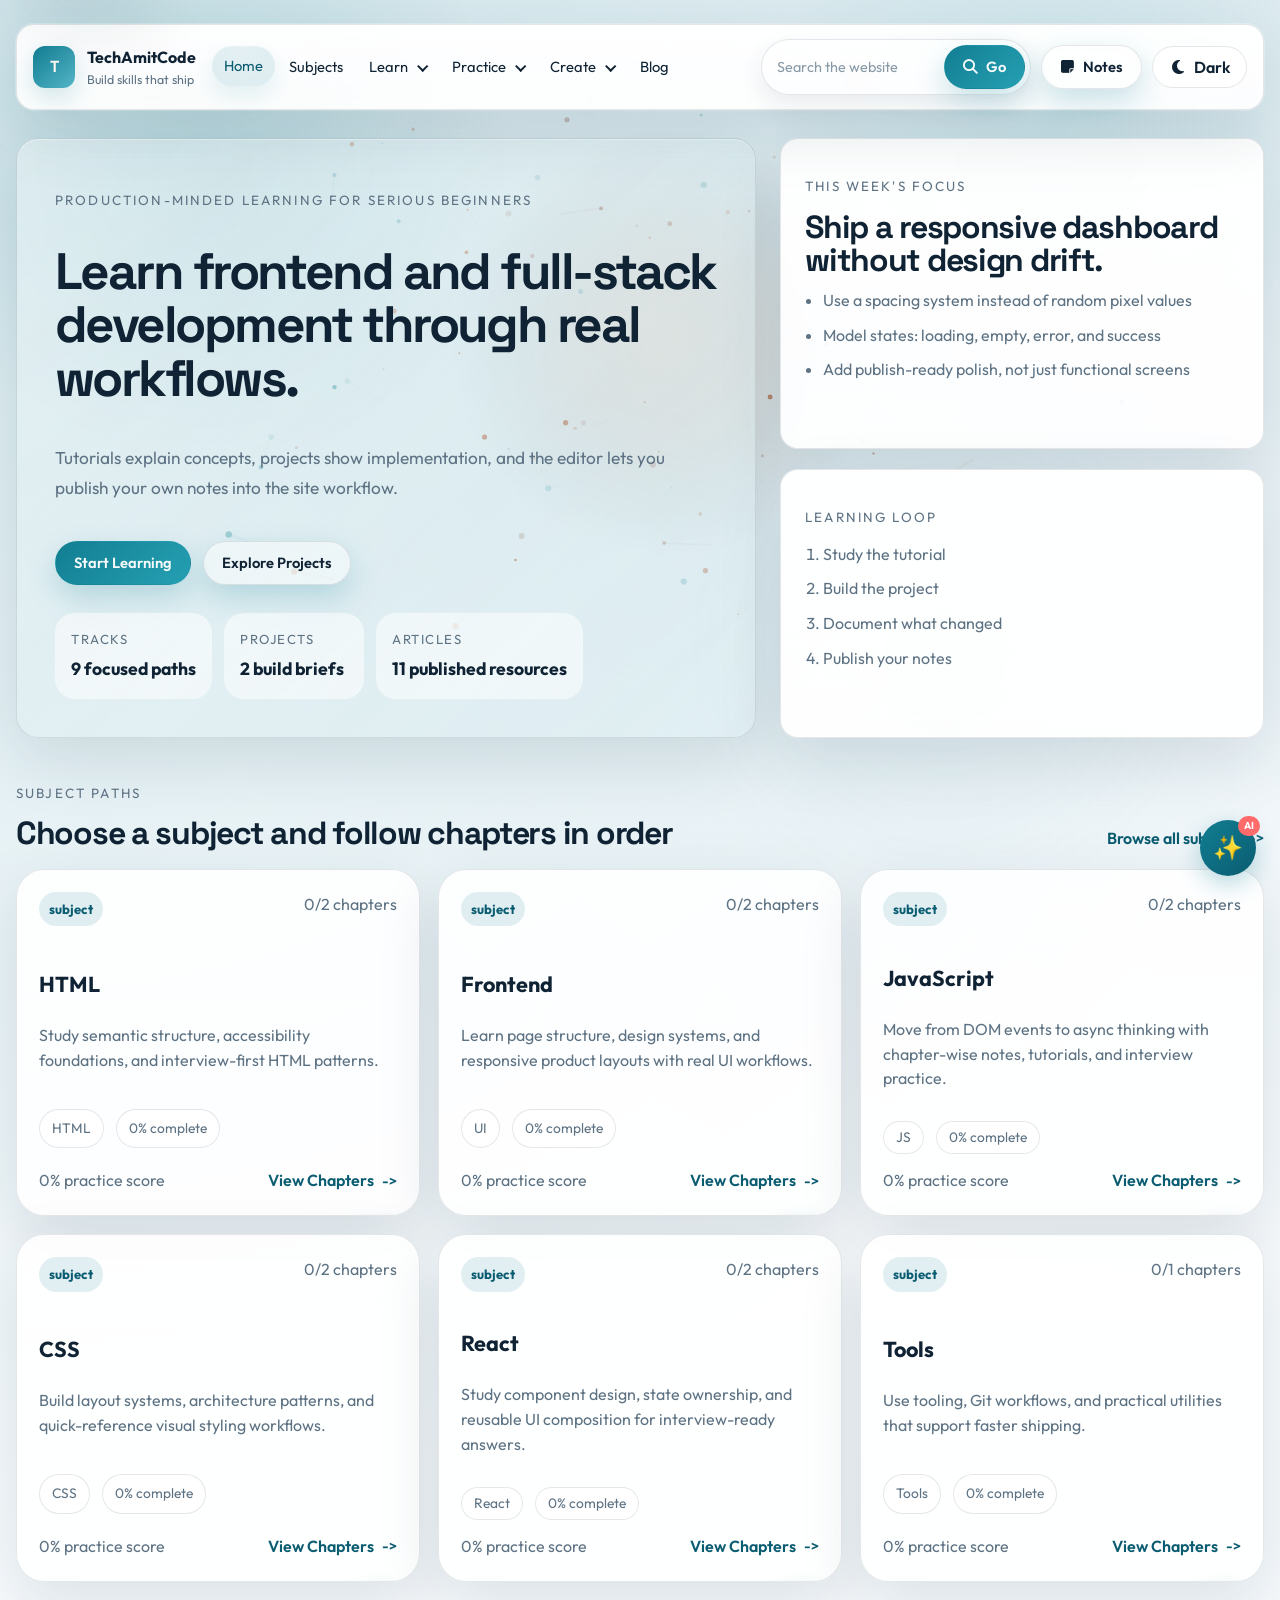
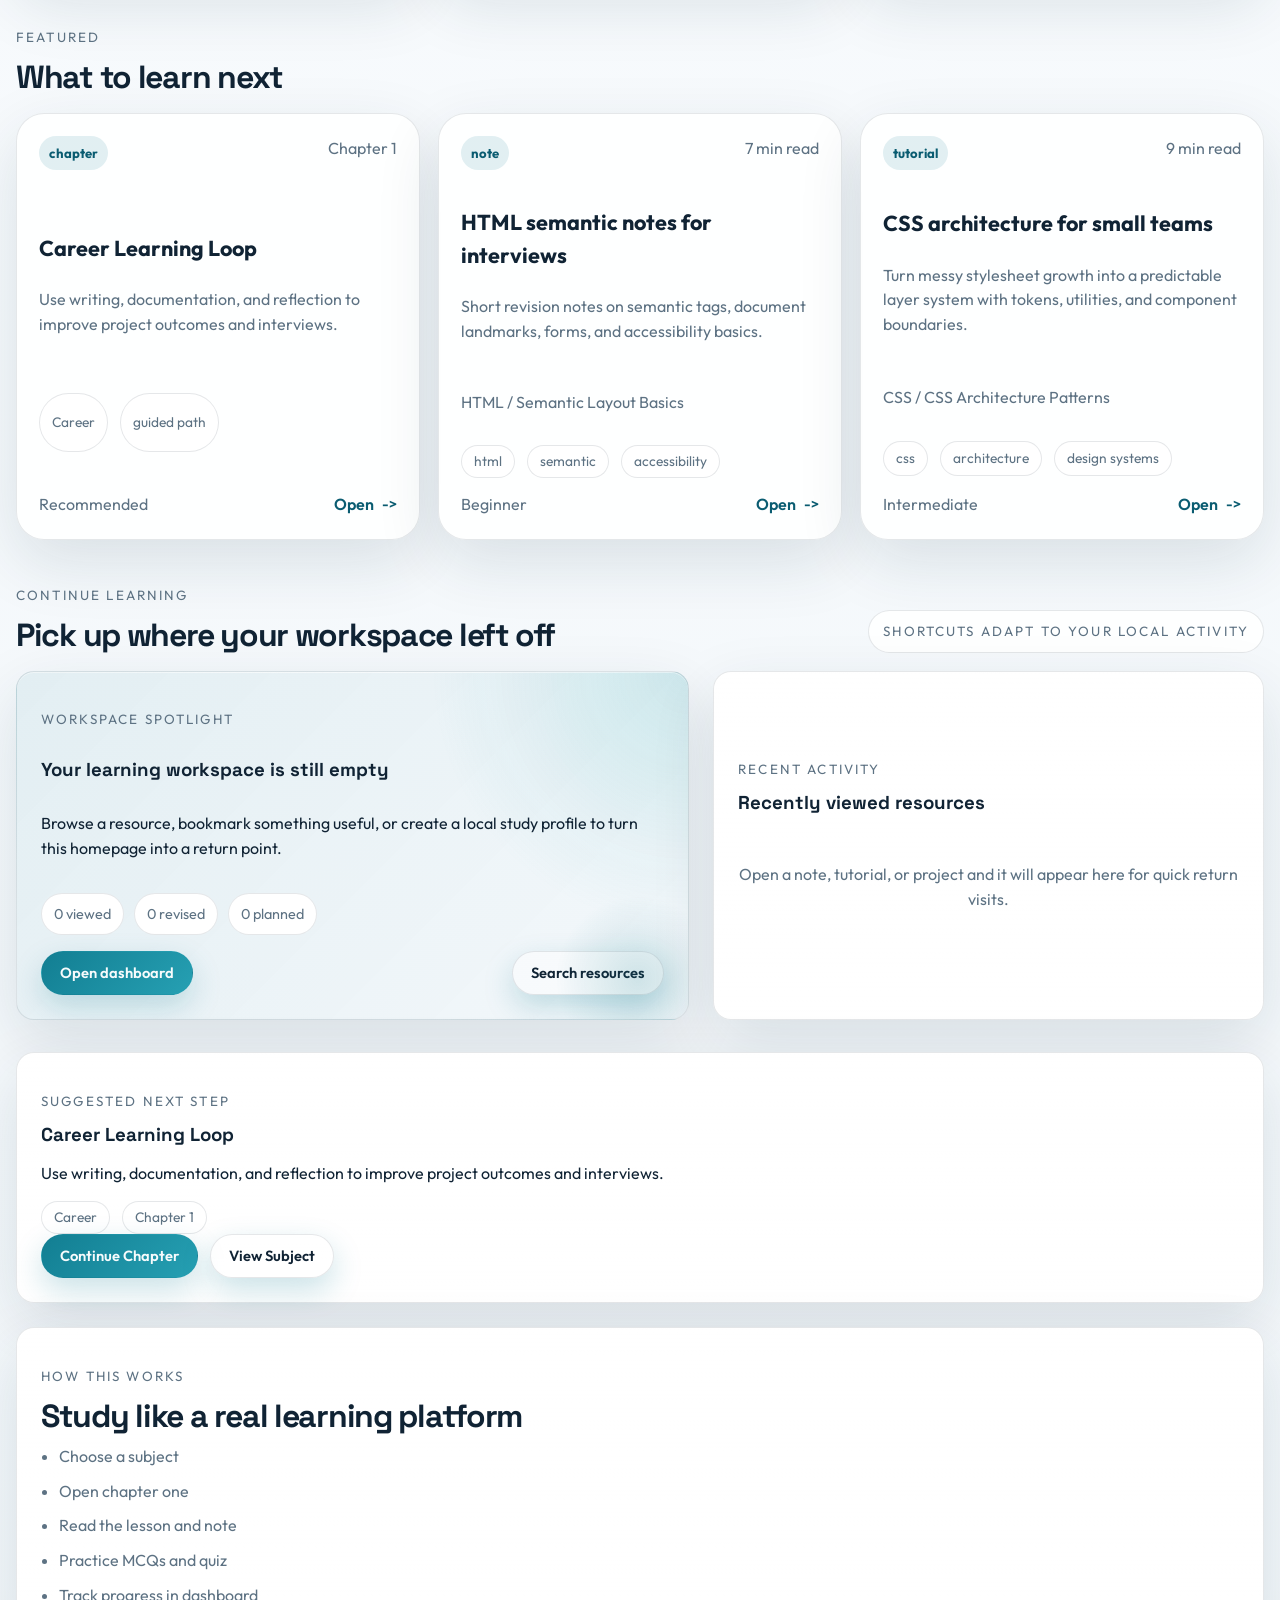
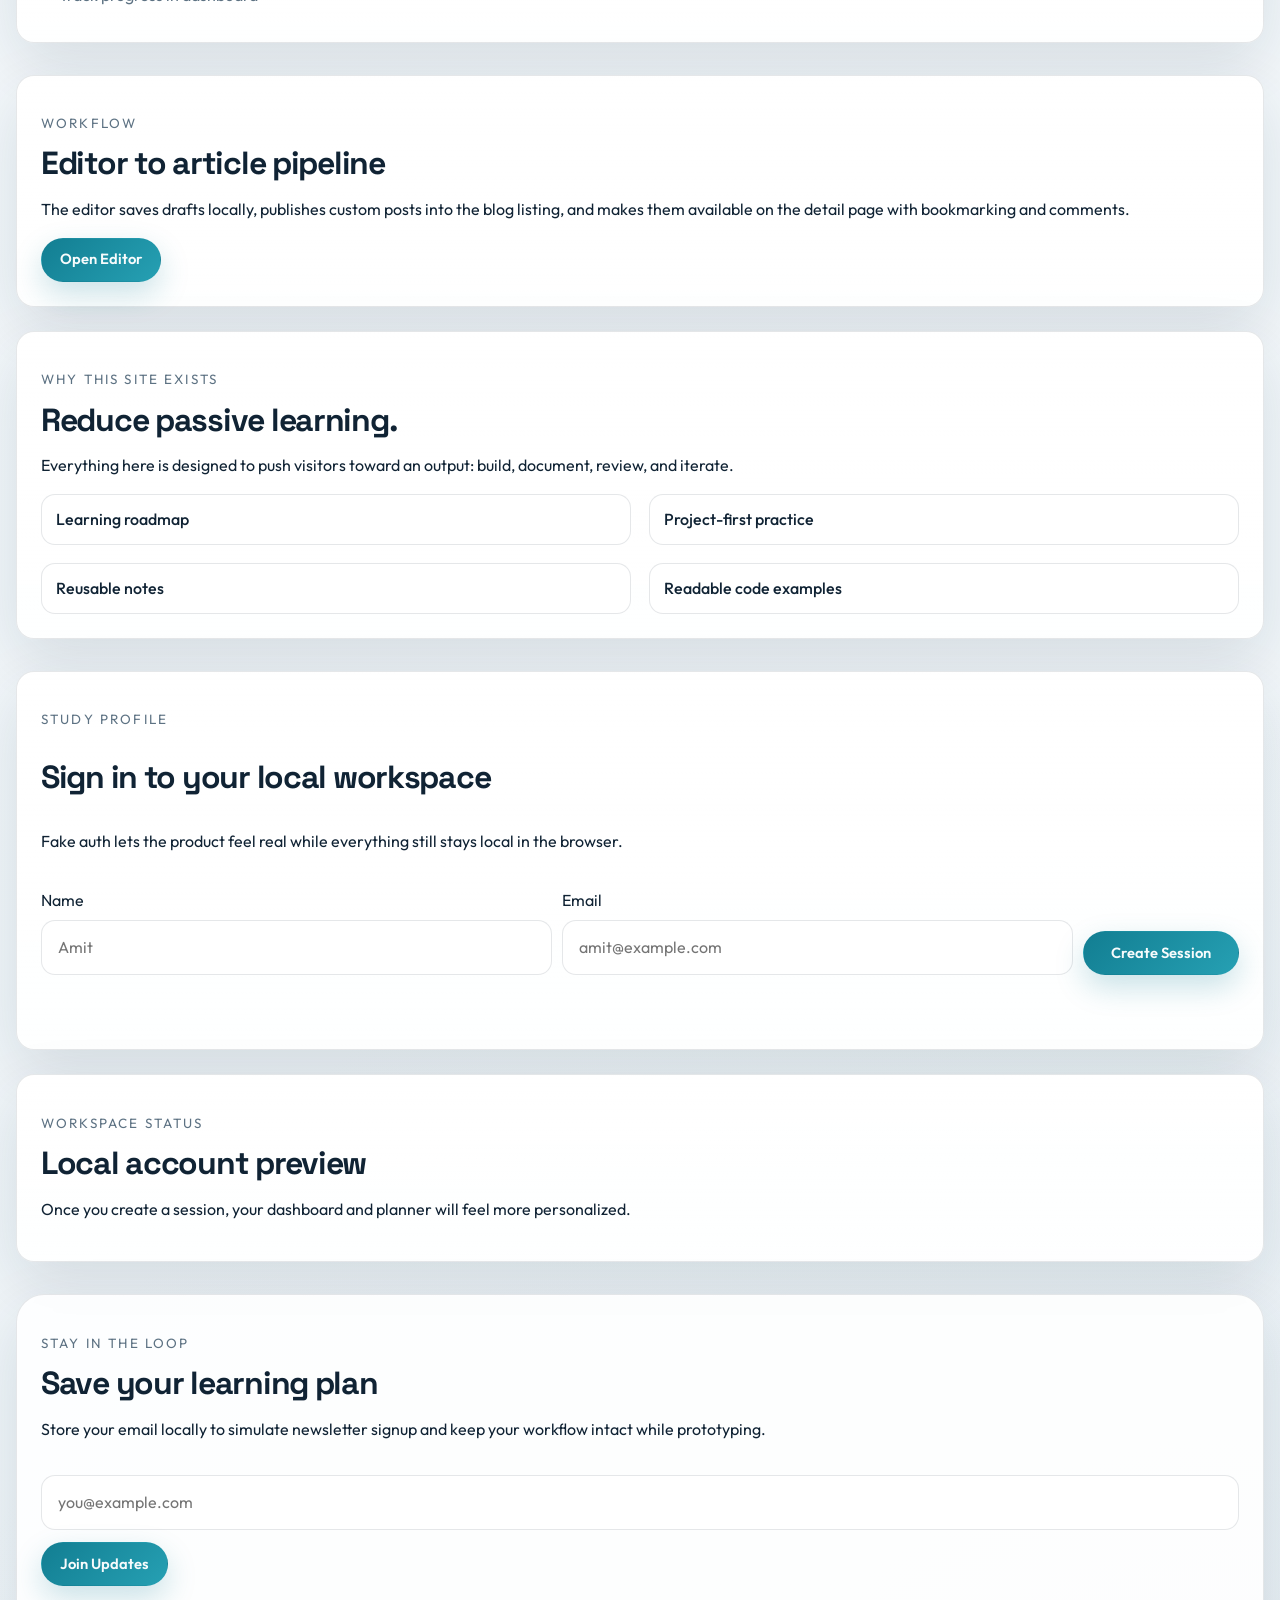
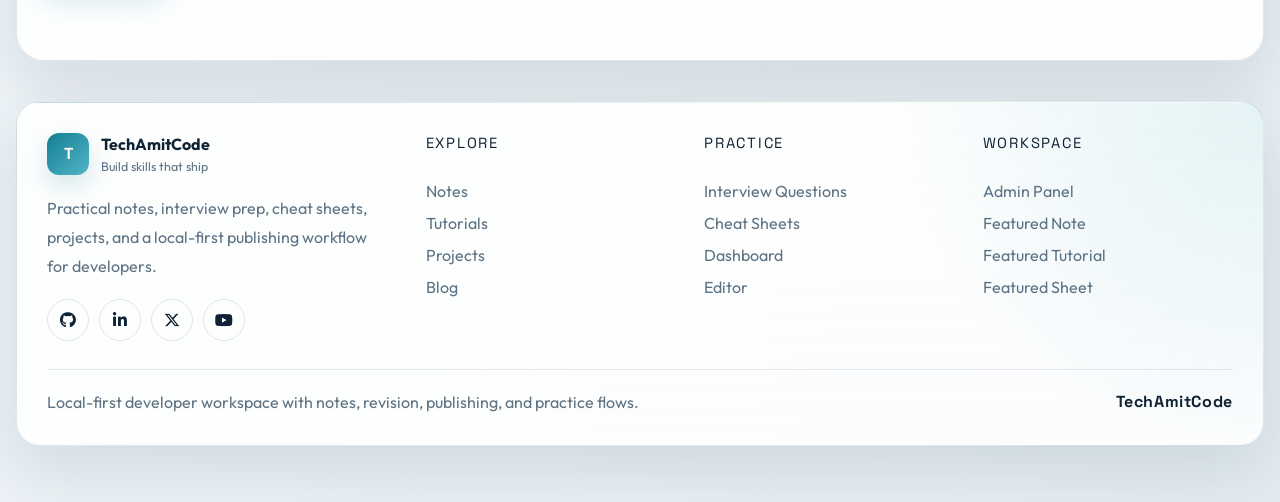
<file: index.html>
<!DOCTYPE html>
<html lang="en">
<head>
  <meta charset="UTF-8">
  <meta name="viewport" content="width=device-width, initial-scale=1.0">
  <title>TechAmitCode | Practical Web Development Learning Hub</title>
  <meta
    name="description"
    content="TechAmitCode helps aspiring developers learn frontend and full-stack workflows through tutorials, production-style projects, and practical blog posts."
  >
  <meta name="color-scheme" content="light dark">
  <meta name="theme-color" content="#0f7c90">
  <meta property="og:site_name" content="TechAmitCode">
  <meta property="og:title" content="TechAmitCode | Practical Web Development Learning Hub">
  <meta property="og:description" content="TechAmitCode helps aspiring developers learn frontend and full-stack workflows through tutorials, production-style projects, and practical blog posts.">
  <meta property="og:type" content="website">
  <meta name="twitter:card" content="summary_large_image">
  <link rel="icon" type="image/svg+xml" href="favicon.svg">
  <link rel="preconnect" href="https://fonts.googleapis.com">
  <link rel="preconnect" href="https://fonts.gstatic.com" crossorigin>
  <link
    href="https://fonts.googleapis.com/css2?family=Outfit:wght@400;500;600;700;800&family=Space+Grotesk:wght@500;700&display=swap"
    rel="stylesheet"
  >
  <link rel="stylesheet" href="css/style.css">
</head>
<body data-page="home">
  <div class="home-aurora" aria-hidden="true"></div>
  <canvas class="home-particles" id="homeParticles" aria-hidden="true"></canvas>
  <div class="site-shell">
    <header class="site-header">
      <a class="brand" href="index.html">
        <span class="brand-mark">T</span>
        <span>
          <strong>TechAmitCode</strong>
          <small>Build skills that ship</small>
        </span>
      </a>

      <button class="nav-toggle" id="navToggle" type="button" aria-expanded="false" aria-controls="siteNav">
        <span></span>
        <span></span>
        <span></span>
      </button>

      <div class="nav-drawer">
        <nav class="site-nav" id="siteNav" aria-label="Primary">
          <a class="nav-link" href="index.html" data-nav="home">Home</a>
          <a class="nav-link" href="subjects.html" data-nav="subjects">Subjects</a>
          <div class="nav-group" data-nav-group="learn">
            <button class="nav-parent" type="button" data-nav-parent="learn" aria-expanded="false">
              <span>Learn</span>
              <span class="nav-caret"></span>
            </button>
            <div class="nav-submenu">
              <a class="nav-sublink" href="notes.html" data-nav="notes">Notes</a>
              <a class="nav-sublink" href="tutorials.html" data-nav="tutorials">Tutorials</a>
              <a class="nav-sublink" href="cheatsheets.html" data-nav="cheatsheets">Cheat Sheets</a>
            </div>
          </div>
          <div class="nav-group" data-nav-group="practice">
            <button class="nav-parent" type="button" data-nav-parent="practice" aria-expanded="false">
              <span>Practice</span>
              <span class="nav-caret"></span>
            </button>
            <div class="nav-submenu">
              <a class="nav-sublink" href="interview.html" data-nav="interview">Interview</a>
              <a class="nav-sublink" href="projects.html" data-nav="projects">Projects</a>
            </div>
          </div>
          <div class="nav-group" data-nav-group="create">
            <button class="nav-parent" type="button" data-nav-parent="create" aria-expanded="false">
              <span>Create</span>
              <span class="nav-caret"></span>
            </button>
            <div class="nav-submenu">
              <a class="nav-sublink" href="writing.html" data-nav="editor">Editor</a>
            </div>
          </div>
          <a class="nav-link" href="blog.html" data-nav="blog">Blog</a>
        </nav>

        <form class="global-search" action="search.html" method="get" role="search">
          <input class="global-search-input" type="search" name="q" placeholder="Search the website" aria-label="Search entire website">
          <button class="button global-search-submit" type="submit">Search</button>
        </form>
        <div class="header-actions">
          <a class="button button-ghost" href="notes.html">Notes</a>
          <button class="theme-toggle" id="themeToggle" type="button" aria-label="Toggle color theme">Theme</button>
        </div>
      </div>
    </header>

    <main id="mainContent">
      <section class="hero-panel">
        <div class="hero-copy">
          <p class="eyebrow">Production-minded learning for serious beginners</p>
          <h1>Learn frontend and full-stack development through real workflows.</h1>
          <p class="hero-text">
            Tutorials explain concepts, projects show implementation, and the editor lets you publish your own notes into the site workflow.
          </p>
          <div class="hero-actions">
            <a class="button" href="subjects.html">Start Learning</a>
            <a class="button button-ghost" href="projects.html">Explore Projects</a>
          </div>
          <dl class="hero-stats">
            <div>
              <dt>Tracks</dt>
              <dd id="heroTracksStat">0 focused paths</dd>
            </div>
            <div>
              <dt>Projects</dt>
              <dd id="heroProjectsStat">0 build briefs</dd>
            </div>
            <div>
              <dt>Articles</dt>
              <dd id="heroArticlesStat">0 published resources</dd>
            </div>
          </dl>
        </div>

        <aside class="hero-side">
          <div class="surface stack-sm">
            <p class="eyebrow">This week's focus</p>
            <h2>Ship a responsive dashboard without design drift.</h2>
            <ul class="check-list">
              <li>Use a spacing system instead of random pixel values</li>
              <li>Model states: loading, empty, error, and success</li>
              <li>Add publish-ready polish, not just functional screens</li>
            </ul>
          </div>
          <div class="surface timeline-card">
            <p class="eyebrow">Learning loop</p>
            <ol class="timeline">
              <li>Study the tutorial</li>
              <li>Build the project</li>
              <li>Document what changed</li>
              <li>Publish your notes</li>
            </ol>
          </div>
        </aside>
      </section>

      <section class="section">
        <div class="section-heading">
          <div>
            <p class="eyebrow">Subject Paths</p>
            <h2>Choose a subject and follow chapters in order</h2>
          </div>
          <a class="text-link" href="subjects.html">Browse all subjects</a>
        </div>
        <div class="content-grid" id="homeSubjectsGrid"></div>
      </section>

      <section class="section">
        <div class="section-heading">
          <div>
            <p class="eyebrow">Featured</p>
            <h2>What to learn next</h2>
          </div>
        </div>
        <div class="content-grid" id="featuredContent"></div>
      </section>

      <section class="section workspace-section">
        <div class="section-heading">
          <div>
            <p class="eyebrow">Continue learning</p>
            <h2>Pick up where your workspace left off</h2>
          </div>
          <div class="status-pill">Shortcuts adapt to your local activity</div>
        </div>
        <div class="workspace-grid">
          <article class="surface workspace-spotlight" id="homeWorkspaceSpotlight">
            <p class="eyebrow">Workspace spotlight</p>
            <h3>Set up your study profile to unlock faster routes</h3>
            <p>Your recent views, saved resources, and revision plan will show up here after you start using the site.</p>
            <div class="hero-actions">
              <a class="button" href="dashboard.html">Open Dashboard</a>
              <a class="button button-ghost" href="search.html">Search Resources</a>
            </div>
          </article>
          <article class="surface workspace-list-panel">
            <div class="section-heading section-heading-compact">
              <div>
                <p class="eyebrow">Recent activity</p>
                <h3>Recently viewed resources</h3>
              </div>
            </div>
            <div class="resource-list" id="homeRecentList">
              <p class="empty-state">Open a note, tutorial, or project and it will appear here for quick return visits.</p>
            </div>
          </article>
        </div>
      </section>

      <section class="section split-panel">
        <article class="surface" id="homeJourneyCard">
          <p class="eyebrow">Suggested next step</p>
          <h2>Open a subject to begin</h2>
          <p>Subjects, chapters, notes, and practice now work together as one guided study flow.</p>
        </article>
        <article class="surface">
          <p class="eyebrow">How this works</p>
          <h2>Study like a real learning platform</h2>
          <ul class="check-list">
            <li>Choose a subject</li>
            <li>Open chapter one</li>
            <li>Read the lesson and note</li>
            <li>Practice MCQs and quiz</li>
            <li>Track progress in dashboard</li>
          </ul>
        </article>
      </section>

      <section class="section split-panel">
        <div class="surface">
          <p class="eyebrow">Workflow</p>
          <h2>Editor to article pipeline</h2>
          <p>
            The editor saves drafts locally, publishes custom posts into the blog listing, and makes them available on the detail page with bookmarking and comments.
          </p>
          <a class="button" href="writing.html">Open Editor</a>
        </div>
        <div class="surface">
          <p class="eyebrow">Why this site exists</p>
          <h2>Reduce passive learning.</h2>
          <p>
            Everything here is designed to push visitors toward an output: build, document, review, and iterate.
          </p>
          <div class="mini-grid">
            <span>Learning roadmap</span>
            <span>Project-first practice</span>
            <span>Reusable notes</span>
            <span>Readable code examples</span>
          </div>
        </div>
      </section>

      <section class="section split-panel">
        <div class="surface auth-panel">
          <p class="eyebrow">Study profile</p>
          <h2>Sign in to your local workspace</h2>
          <p>Fake auth lets the product feel real while everything still stays local in the browser.</p>
          <form class="profile-form" id="authForm">
            <label>
              <span>Name</span>
              <input id="authNameInput" type="text" placeholder="Amit">
            </label>
            <label>
              <span>Email</span>
              <input id="authEmailInput" type="email" placeholder="amit@example.com">
            </label>
            <button class="button" type="submit">Create Session</button>
          </form>
          <p class="form-message" id="authMessage" aria-live="polite"></p>
        </div>

        <div class="surface" id="authSummaryCard">
          <p class="eyebrow">Workspace status</p>
          <h2>Local account preview</h2>
          <p>Once you create a session, your dashboard and planner will feel more personalized.</p>
        </div>
      </section>

      <section class="section">
        <div class="newsletter surface">
          <div>
            <p class="eyebrow">Stay in the loop</p>
            <h2>Save your learning plan</h2>
            <p>Store your email locally to simulate newsletter signup and keep your workflow intact while prototyping.</p>
          </div>
          <form id="newsletterForm" class="inline-form">
            <label class="sr-only" for="newsletterEmail">Email address</label>
            <input id="newsletterEmail" name="email" type="email" placeholder="you@example.com" required>
            <button class="button" type="submit">Join Updates</button>
          </form>
          <p class="form-message" id="newsletterMessage" aria-live="polite"></p>
        </div>
      </section>
    </main>

    <footer class="site-footer surface">
      <div class="footer-grid">
        <div class="footer-brand">
          <a class="brand" href="index.html">
            <span class="brand-mark">T</span>
            <span>
              <strong>TechAmitCode</strong>
              <small>Build skills that ship</small>
            </span>
          </a>
          <p>Practical notes, interview prep, cheat sheets, projects, and a local-first publishing workflow for developers.</p>
        </div>
        <div>
          <p class="footer-heading">Explore</p>
          <div class="footer-links">
            <a href="notes.html">Notes</a>
            <a href="tutorials.html">Tutorials</a>
            <a href="projects.html">Projects</a>
            <a href="blog.html">Blog</a>
          </div>
        </div>
        <div>
          <p class="footer-heading">Practice</p>
          <div class="footer-links">
            <a href="interview.html">Interview Questions</a>
            <a href="cheatsheets.html">Cheat Sheets</a>
            <a href="dashboard.html">Dashboard</a>
            <a href="writing.html">Editor</a>
          </div>
        </div>
        <div>
          <p class="footer-heading">Workspace</p>
          <div class="footer-links">
            <a href="admin.html">Admin Panel</a>
            <a href="content.html?type=note&slug=html-semantic-notes">Featured Note</a>
            <a href="content.html?type=tutorial&slug=css-architecture">Featured Tutorial</a>
            <a href="content.html?type=cheatsheet&slug=flexbox-cheatsheet">Featured Sheet</a>
          </div>
        </div>
      </div>
      <div class="footer-bottom">
        <p>Local-first developer workspace with notes, revision, publishing, and practice flows.</p>
        <p>TechAmitCode</p>
      </div>
    </footer>
  </div>

  <!-- AI Assistant Floating Button -->
  <div id="aiAssistantWidget" class="ai-assistant-widget">
    <button class="ai-toggle-btn" id="aiToggleBtn" aria-label="Open AI Assistant" title="AI Assistant">
      <span class="ai-icon">✨</span>
      <span class="ai-badge">AI</span>
    </button>
    <div class="ai-panel" id="aiPanel" hidden>
      <div class="ai-header">
        <h3>AI Learning Assistant</h3>
        <button class="ai-close-btn" id="aiCloseBtn" aria-label="Close AI Assistant">&times;</button>
      </div>
      <div class="ai-content">
        <div class="ai-greeting">
          <p>Hello! I'm your learning assistant. How can I help you today?</p>
        </div>
        <div class="ai-features">
          <button class="ai-feature-btn" data-feature="quick-tips">
            <span class="feature-icon">💡</span>
            <span>Quick Tips</span>
          </button>
          <button class="ai-feature-btn" data-feature="concept-explain">
            <span class="feature-icon">📚</span>
            <span>Explain Concept</span>
          </button>
          <button class="ai-feature-btn" data-feature="code-review">
            <span class="feature-icon">🔍</span>
            <span>Code Review</span>
          </button>
          <button class="ai-feature-btn" data-feature="interview-prep">
            <span class="feature-icon">🎯</span>
            <span>Interview Prep</span>
          </button>
        </div>
        <div class="ai-messages" id="aiMessages"></div>
        <div class="ai-input-box">
          <input 
            type="text" 
            id="aiInput" 
            placeholder="Ask anything..." 
            aria-label="Ask AI Assistant"
            class="ai-input"
          >
          <button class="ai-send-btn" id="aiSendBtn" aria-label="Send message">Send</button>
        </div>
      </div>
    </div>
  </div>

  <script src="script.js"></script>
</body>
</html>
</file>
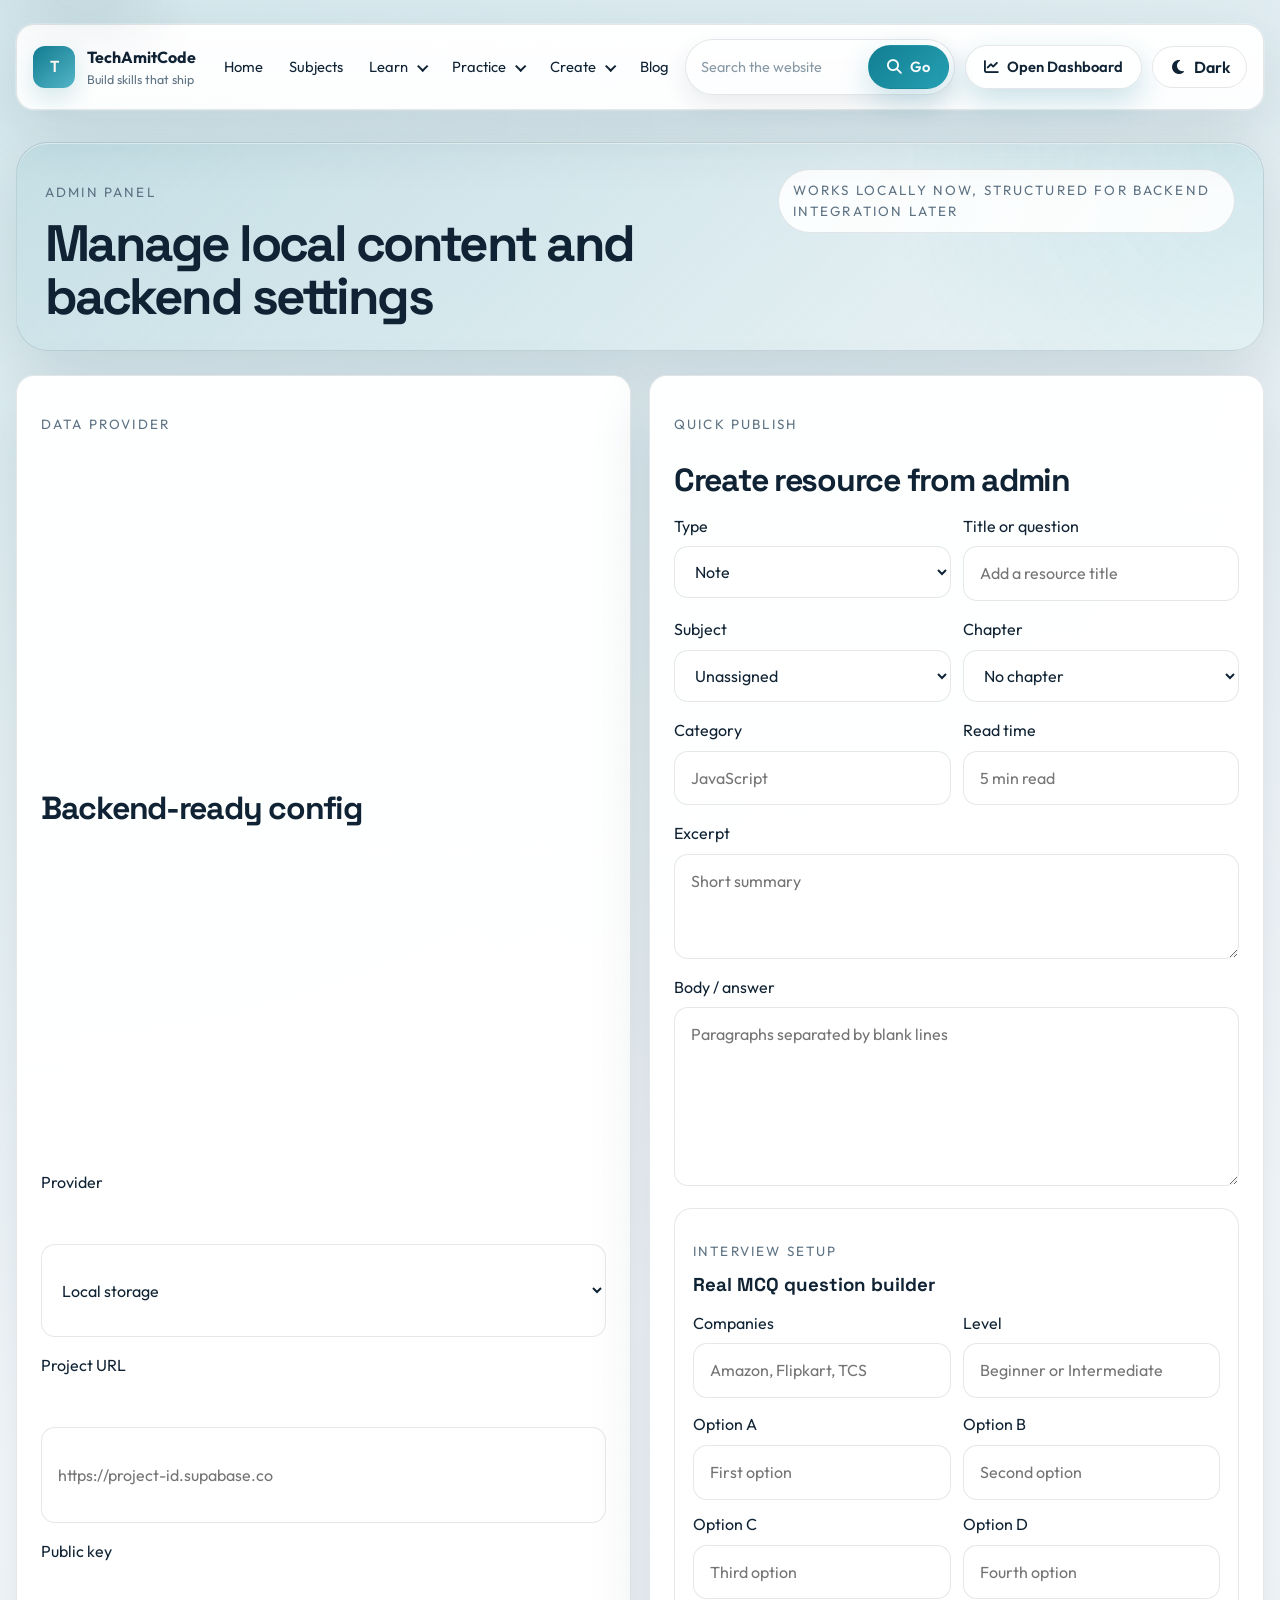
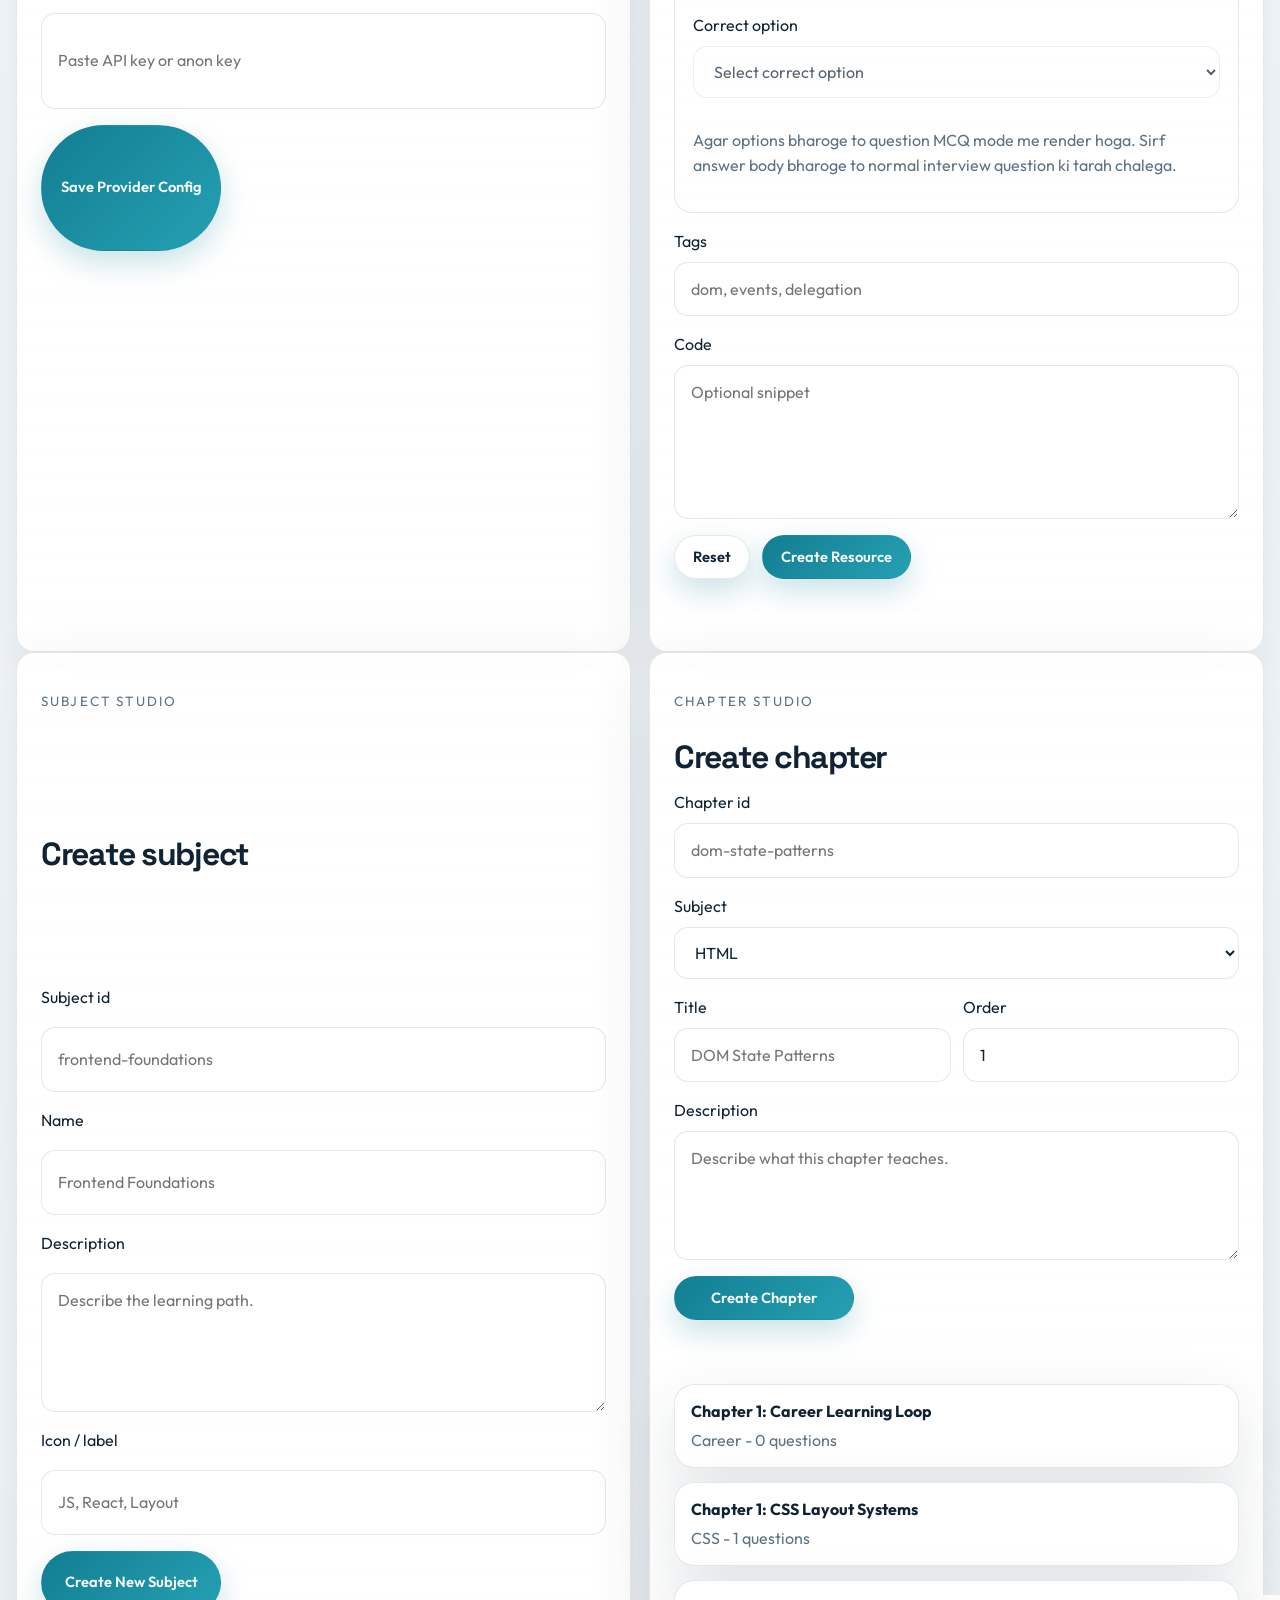
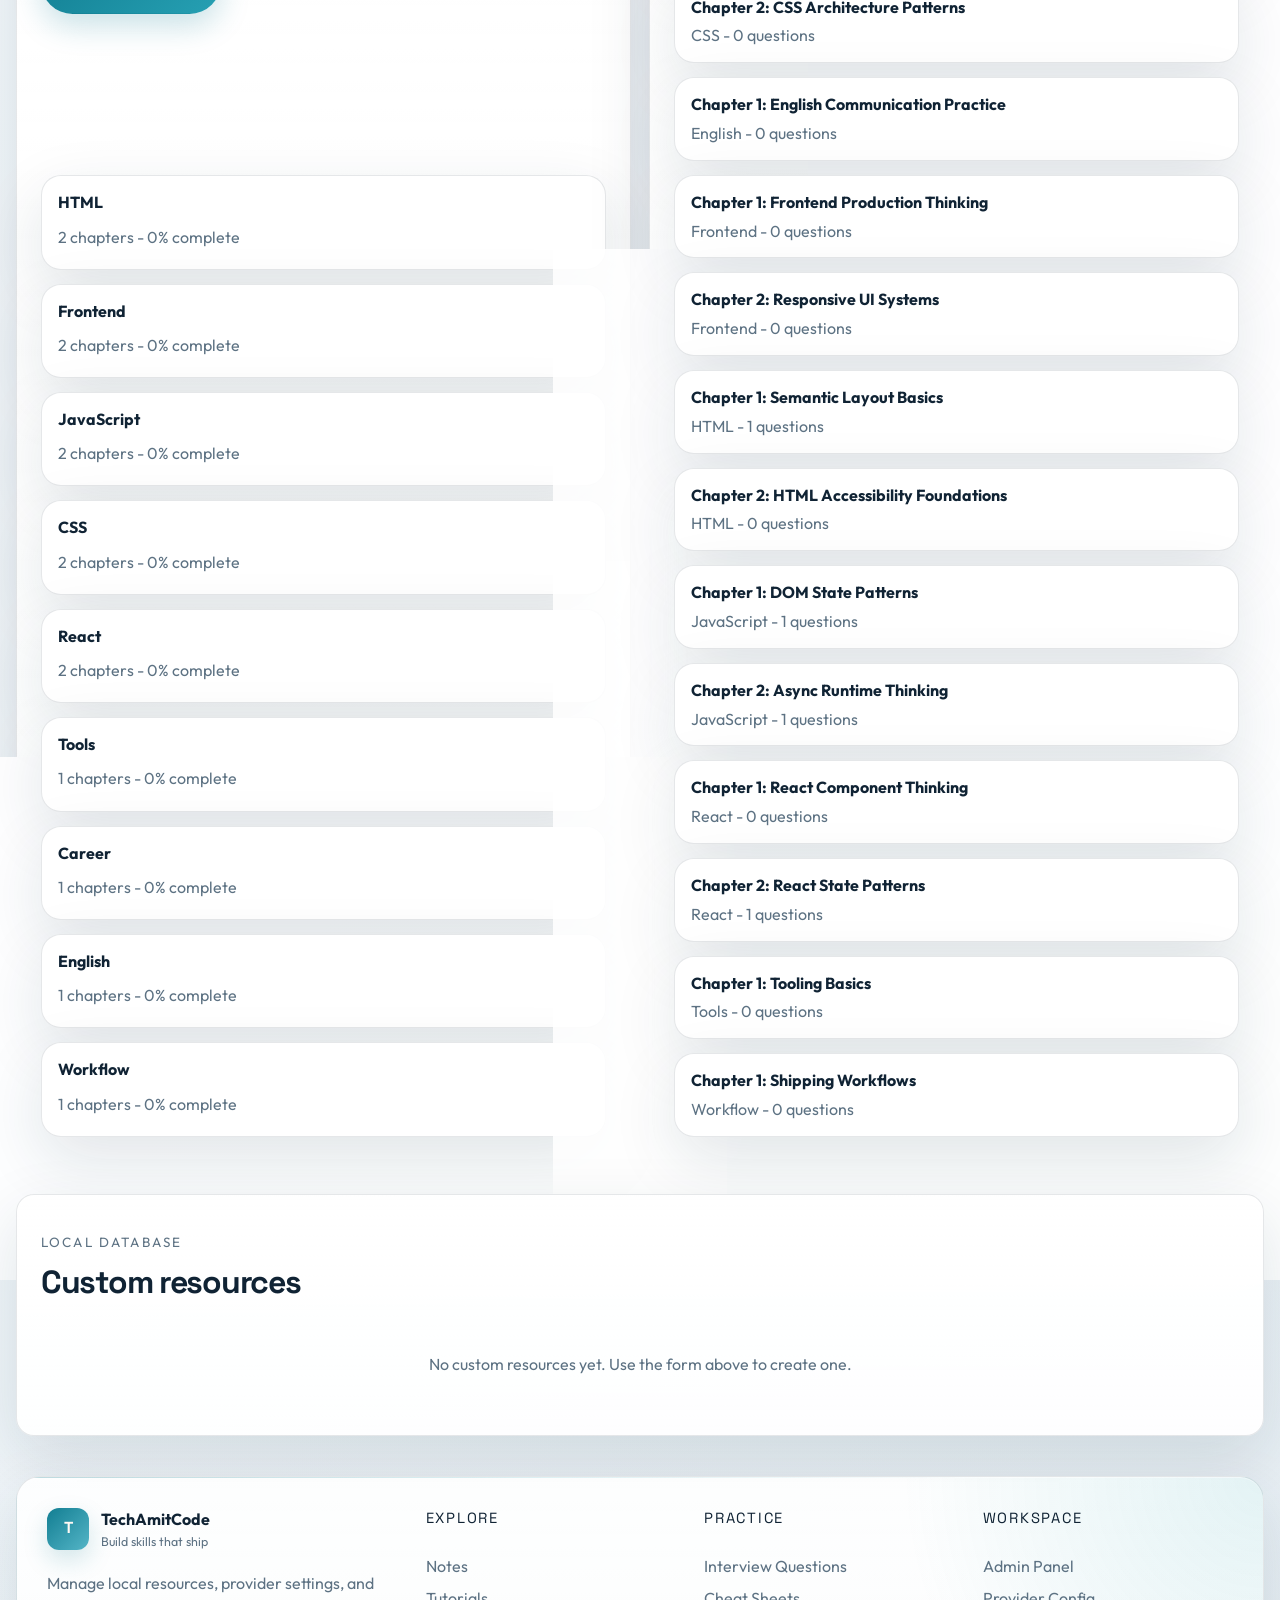
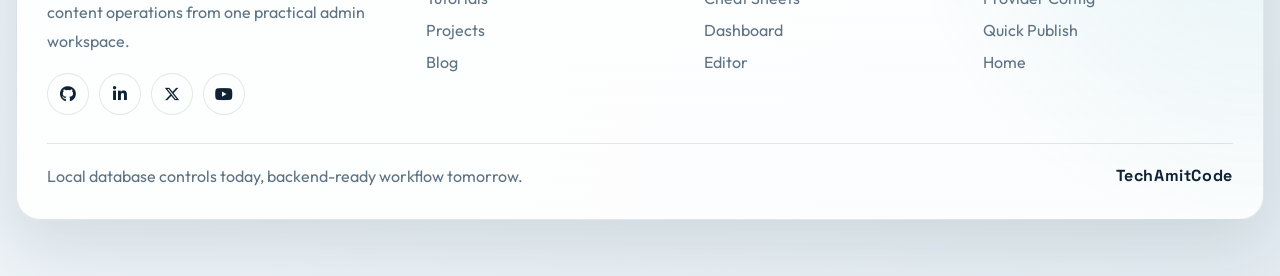
<file: admin.html>
<!DOCTYPE html>
<html lang="en">
<head>
  <meta charset="UTF-8">
  <meta name="viewport" content="width=device-width, initial-scale=1.0">
  <title>TechAmitCode | Admin Panel</title>
  <meta name="description" content="Manage local resources, configure backend-ready providers, and simulate content operations from an admin panel.">
  <meta name="color-scheme" content="light dark">
  <meta name="theme-color" content="#0f7c90">
  <meta property="og:site_name" content="TechAmitCode">
  <meta property="og:title" content="TechAmitCode | Admin Panel">
  <meta property="og:description" content="Manage local resources, configure backend-ready providers, and simulate content operations from an admin panel.">
  <meta property="og:type" content="website">
  <meta name="twitter:card" content="summary_large_image">
  <link rel="icon" type="image/svg+xml" href="favicon.svg">
  <link rel="preconnect" href="https://fonts.googleapis.com">
  <link rel="preconnect" href="https://fonts.gstatic.com" crossorigin>
  <link
    href="https://fonts.googleapis.com/css2?family=Outfit:wght@400;500;600;700;800&family=Space+Grotesk:wght@500;700&display=swap"
    rel="stylesheet"
  >
  <link rel="stylesheet" href="css/style.css">
</head>
<body data-page="admin">
  <div class="admin-cosmos" aria-hidden="true">
    <span class="admin-orbit orbit-one"></span>
    <span class="admin-orbit orbit-two"></span>
    <span class="admin-planet planet-sun"></span>
    <span class="admin-planet planet-blue"></span>
    <span class="admin-planet planet-gold"></span>
  </div>
  <div class="site-shell">
    <header class="site-header">
      <a class="brand" href="index.html">
        <span class="brand-mark">T</span>
        <span>
          <strong>TechAmitCode</strong>
          <small>Build skills that ship</small>
        </span>
      </a>
      <button class="nav-toggle" id="navToggle" type="button" aria-expanded="false" aria-controls="siteNav">
        <span></span>
        <span></span>
        <span></span>
      </button>
      <div class="nav-drawer">
        <nav class="site-nav" id="siteNav" aria-label="Primary">
          <a class="nav-link" href="index.html" data-nav="home">Home</a>
          <a class="nav-link" href="subjects.html" data-nav="subjects">Subjects</a>
          <div class="nav-group" data-nav-group="learn">
            <button class="nav-parent" type="button" data-nav-parent="learn" aria-expanded="false">
              <span>Learn</span>
              <span class="nav-caret"></span>
            </button>
            <div class="nav-submenu">
              <a class="nav-sublink" href="notes.html" data-nav="notes">Notes</a>
              <a class="nav-sublink" href="tutorials.html" data-nav="tutorials">Tutorials</a>
              <a class="nav-sublink" href="cheatsheets.html" data-nav="cheatsheets">Cheat Sheets</a>
            </div>
          </div>
          <div class="nav-group" data-nav-group="practice">
            <button class="nav-parent" type="button" data-nav-parent="practice" aria-expanded="false">
              <span>Practice</span>
              <span class="nav-caret"></span>
            </button>
            <div class="nav-submenu">
              <a class="nav-sublink" href="interview.html" data-nav="interview">Interview</a>
              <a class="nav-sublink" href="projects.html" data-nav="projects">Projects</a>
            </div>
          </div>
          <div class="nav-group" data-nav-group="create">
            <button class="nav-parent" type="button" data-nav-parent="create" aria-expanded="false">
              <span>Create</span>
              <span class="nav-caret"></span>
            </button>
            <div class="nav-submenu">
              <a class="nav-sublink" href="writing.html" data-nav="editor">Editor</a>
            </div>
          </div>
          <a class="nav-link" href="blog.html" data-nav="blog">Blog</a>
        </nav>
        <form class="global-search" action="search.html" method="get" role="search">
          <input class="global-search-input" type="search" name="q" placeholder="Search the website" aria-label="Search entire website">
          <button class="button global-search-submit" type="submit">Search</button>
        </form>
        <div class="header-actions">
          <a class="button button-ghost" href="dashboard.html">Open Dashboard</a>
          <button class="theme-toggle" id="themeToggle" type="button" aria-label="Toggle color theme">Theme</button>
        </div>
      </div>
    </header>

    <main class="section">
      <div class="section-heading">
        <div>
          <p class="eyebrow">Admin panel</p>
          <h1>Manage local content and backend settings</h1>
        </div>
        <div class="status-pill">Works locally now, structured for backend integration later</div>
      </div>

      <section class="dashboard-grid">
        <article class="surface dashboard-panel">
          <p class="eyebrow">Data provider</p>
          <h2>Backend-ready config</h2>
          <form class="editor-form" id="providerForm">
            <label>
              <span>Provider</span>
              <select id="providerSelect">
                <option value="local">Local storage</option>
                <option value="firebase">Firebase scaffold</option>
                <option value="supabase">Supabase scaffold</option>
              </select>
            </label>
            <label>
              <span>Project URL</span>
              <input id="providerUrlInput" type="text" placeholder="https://project-id.supabase.co">
            </label>
            <label>
              <span>Public key</span>
              <input id="providerKeyInput" type="text" placeholder="Paste API key or anon key">
            </label>
            <button class="button" type="submit">Save Provider Config</button>
          </form>
          <p class="form-message" id="providerMessage" aria-live="polite"></p>
        </article>

        <article class="surface dashboard-panel">
          <p class="eyebrow">Quick publish</p>
          <h2>Create resource from admin</h2>
          <form class="editor-form" id="adminEntryForm">
            <input id="adminEditingSlug" type="hidden">
            <input id="adminEditingType" type="hidden">
            <div class="field-grid">
              <label>
                <span>Type</span>
                <select id="adminTypeInput">
                  <option value="note">Note</option>
                  <option value="blog">Blog</option>
                  <option value="interview">Interview</option>
                  <option value="cheatsheet">Cheat Sheet</option>
                </select>
              </label>
              <label>
                <span>Title or question</span>
                <input id="adminTitleInput" type="text" placeholder="Add a resource title" required>
              </label>
            </div>
            <div class="field-grid">
              <label>
                <span>Subject</span>
                <select id="adminSubjectInput">
                  <option value="">Unassigned</option>
                </select>
              </label>
              <label>
                <span>Chapter</span>
                <select id="adminChapterInput">
                  <option value="">No chapter</option>
                </select>
              </label>
            </div>
            <div class="field-grid">
              <label>
                <span>Category</span>
                <input id="adminCategoryInput" type="text" placeholder="JavaScript" required>
              </label>
              <label>
                <span>Read time</span>
                <input id="adminReadTimeInput" type="text" placeholder="5 min read" required>
              </label>
            </div>
            <label>
              <span>Excerpt</span>
              <textarea id="adminExcerptInput" rows="3" placeholder="Short summary" required></textarea>
            </label>
            <label>
              <span>Body / answer</span>
              <textarea id="adminContentInput" rows="6" placeholder="Paragraphs separated by blank lines" required></textarea>
            </label>
            <div class="editor-side-block mcq-builder" id="adminInterviewFields" hidden>
              <div class="section-heading">
                <div>
                  <p class="eyebrow">Interview setup</p>
                  <h3>Real MCQ question builder</h3>
                </div>
              </div>
              <div class="field-grid">
                <label>
                  <span>Companies</span>
                  <input id="adminCompaniesInput" type="text" placeholder="Amazon, Flipkart, TCS">
                </label>
                <label>
                  <span>Level</span>
                  <input id="adminLevelInput" type="text" placeholder="Beginner or Intermediate">
                </label>
              </div>
              <div class="field-grid mcq-option-grid">
                <label>
                  <span>Option A</span>
                  <input id="adminOptionAInput" type="text" placeholder="First option">
                </label>
                <label>
                  <span>Option B</span>
                  <input id="adminOptionBInput" type="text" placeholder="Second option">
                </label>
                <label>
                  <span>Option C</span>
                  <input id="adminOptionCInput" type="text" placeholder="Third option">
                </label>
                <label>
                  <span>Option D</span>
                  <input id="adminOptionDInput" type="text" placeholder="Fourth option">
                </label>
              </div>
              <label>
                <span>Correct option</span>
                <select id="adminCorrectOptionInput">
                  <option value="">Select correct option</option>
                  <option value="A">Option A</option>
                  <option value="B">Option B</option>
                  <option value="C">Option C</option>
                  <option value="D">Option D</option>
                </select>
              </label>
              <p class="card-excerpt">Agar options bharoge to question MCQ mode me render hoga. Sirf answer body bharoge to normal interview question ki tarah chalega.</p>
            </div>
            <label>
              <span>Tags</span>
              <input id="adminTagsInput" type="text" placeholder="dom, events, delegation">
            </label>
            <label>
              <span>Code</span>
              <textarea id="adminCodeInput" rows="5" placeholder="Optional snippet"></textarea>
            </label>
            <div class="editor-actions">
              <button class="button button-ghost" id="adminCancelEdit" type="button">Reset</button>
              <button class="button" id="adminSubmitButton" type="submit">Create Resource</button>
            </div>
          </form>
          <p class="form-message" id="adminEntryMessage" aria-live="polite"></p>
        </article>
      </section>

      <section class="dashboard-grid" id="subjectStudio">
        <article class="surface dashboard-panel">
          <p class="eyebrow">Subject studio</p>
          <h2>Create subject</h2>
          <form class="editor-form" id="subjectForm">
            <label>
              <span>Subject id</span>
              <input id="subjectIdInput" type="text" placeholder="frontend-foundations">
            </label>
            <label>
              <span>Name</span>
              <input id="subjectNameInput" type="text" placeholder="Frontend Foundations" required>
            </label>
            <label>
              <span>Description</span>
              <textarea id="subjectDescriptionInput" rows="4" placeholder="Describe the learning path." required></textarea>
            </label>
            <label>
              <span>Icon / label</span>
              <input id="subjectIconInput" type="text" placeholder="JS, React, Layout">
            </label>
            <button class="button" type="submit">Create New Subject</button>
          </form>
          <p class="form-message" id="subjectMessage" aria-live="polite"></p>
          <div class="resource-list" id="adminSubjectList"></div>
        </article>

        <article class="surface dashboard-panel">
          <p class="eyebrow">Chapter studio</p>
          <h2>Create chapter</h2>
          <form class="editor-form" id="chapterForm">
            <label>
              <span>Chapter id</span>
              <input id="chapterIdInput" type="text" placeholder="dom-state-patterns">
            </label>
            <label>
              <span>Subject</span>
              <select id="chapterSubjectInput" required>
                <option value="">Select subject</option>
              </select>
            </label>
            <div class="field-grid">
              <label>
                <span>Title</span>
                <input id="chapterTitleInput" type="text" placeholder="DOM State Patterns" required>
              </label>
              <label>
                <span>Order</span>
                <input id="chapterOrderInput" type="number" min="1" value="1" required>
              </label>
            </div>
            <label>
              <span>Description</span>
              <textarea id="chapterDescriptionInput" rows="4" placeholder="Describe what this chapter teaches." required></textarea>
            </label>
            <button class="button" type="submit">Create Chapter</button>
          </form>
          <p class="form-message" id="chapterMessage" aria-live="polite"></p>
          <div class="resource-list" id="adminChapterList"></div>
        </article>
      </section>

      <section class="surface section admin-list-panel">
        <div class="section-heading">
          <div>
            <p class="eyebrow">Local database</p>
            <h2>Custom resources</h2>
          </div>
        </div>
        <div class="resource-list" id="adminResourceList"></div>
      </section>
    </main>

    <footer class="site-footer surface">
      <div class="footer-grid">
        <div class="footer-brand">
          <a class="brand" href="index.html">
            <span class="brand-mark">T</span>
            <span><strong>TechAmitCode</strong><small>Build skills that ship</small></span>
          </a>
          <p>Manage local resources, provider settings, and content operations from one practical admin workspace.</p>
        </div>
        <div>
          <p class="footer-heading">Explore</p>
          <div class="footer-links">
            <a href="notes.html">Notes</a>
            <a href="tutorials.html">Tutorials</a>
            <a href="projects.html">Projects</a>
            <a href="blog.html">Blog</a>
          </div>
        </div>
        <div>
          <p class="footer-heading">Practice</p>
          <div class="footer-links">
            <a href="interview.html">Interview Questions</a>
            <a href="cheatsheets.html">Cheat Sheets</a>
            <a href="dashboard.html">Dashboard</a>
            <a href="writing.html">Editor</a>
          </div>
        </div>
        <div>
          <p class="footer-heading">Workspace</p>
          <div class="footer-links">
            <a href="admin.html">Admin Panel</a>
            <a href="dashboard.html">Provider Config</a>
            <a href="writing.html">Quick Publish</a>
            <a href="index.html">Home</a>
          </div>
        </div>
      </div>
      <div class="footer-bottom">
        <p>Local database controls today, backend-ready workflow tomorrow.</p>
        <p>TechAmitCode</p>
      </div>
    </footer>
  </div>

  <script src="script.js"></script>
</body>
</html>
</file>
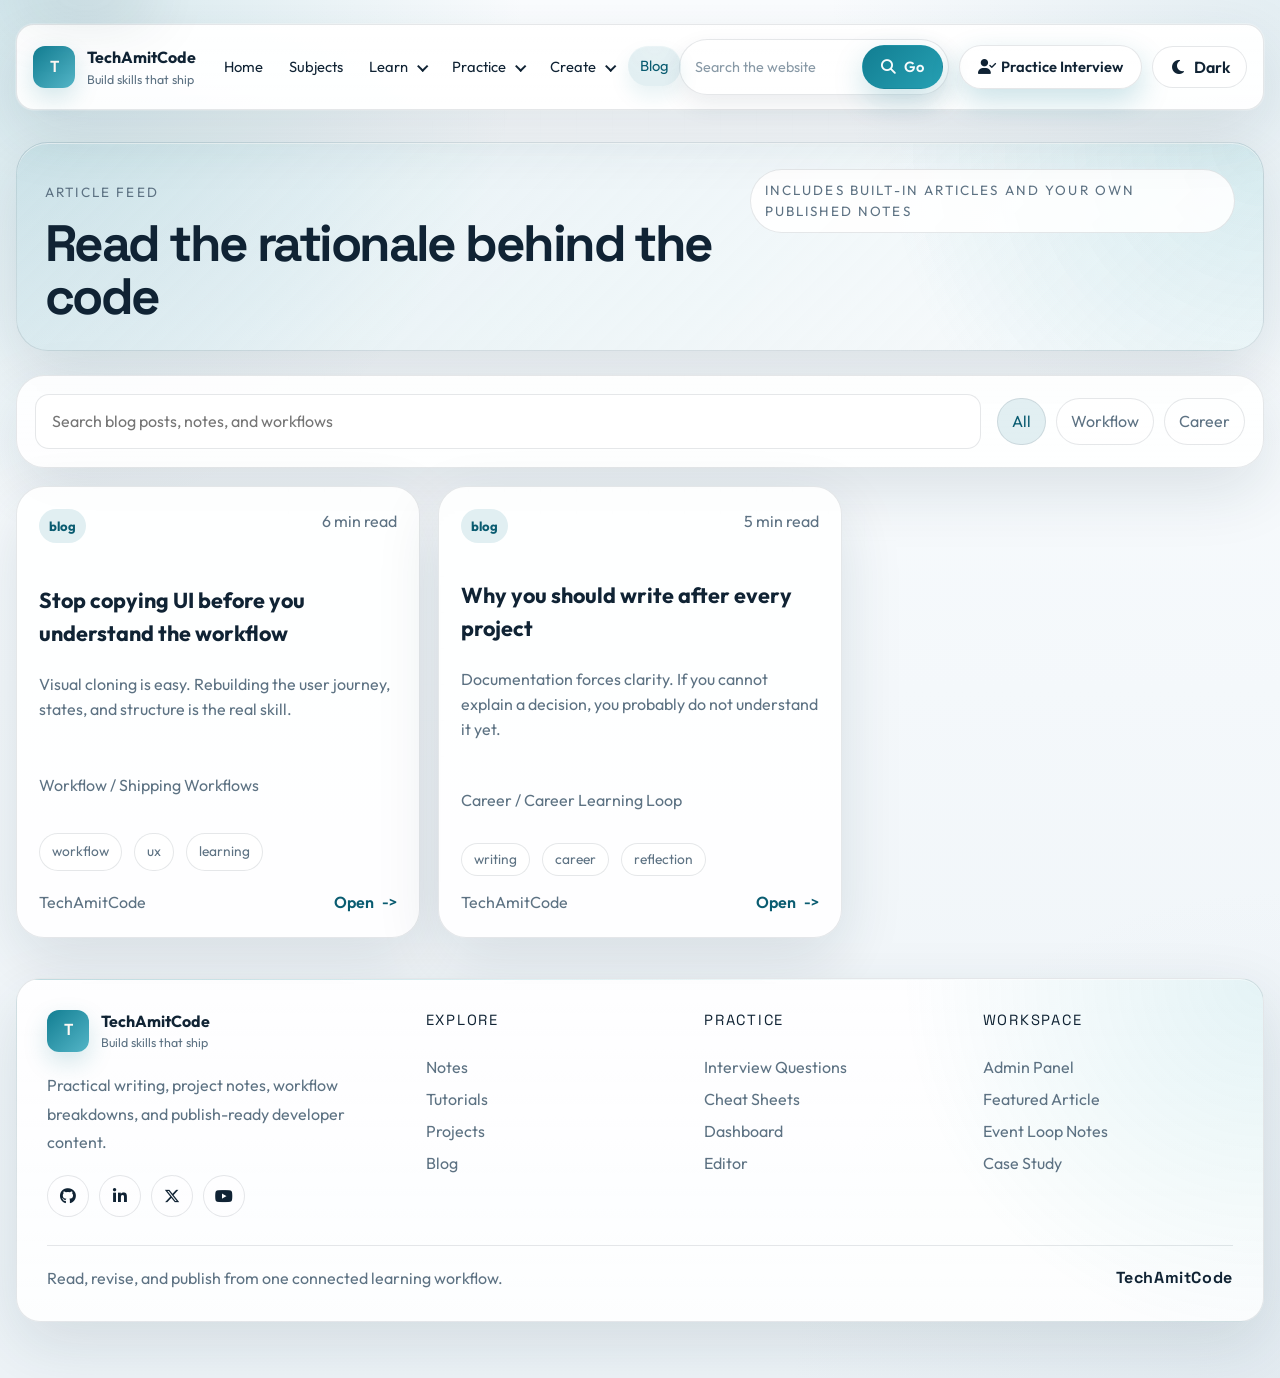
<file: blog.html>
<!DOCTYPE html>
<html lang="en">
<head>
  <meta charset="UTF-8">
  <meta name="viewport" content="width=device-width, initial-scale=1.0">
  <title>TechAmitCode | Blog</title>
  <meta name="description" content="Read articles on frontend systems, coding workflows, learning strategy, and locally published notes.">
  <meta name="color-scheme" content="light dark">
  <meta name="theme-color" content="#0f7c90">
  <meta property="og:site_name" content="TechAmitCode">
  <meta property="og:title" content="TechAmitCode | Blog">
  <meta property="og:description" content="Read articles on frontend systems, coding workflows, learning strategy, and locally published notes.">
  <meta property="og:type" content="website">
  <meta name="twitter:card" content="summary_large_image">
  <link rel="icon" type="image/svg+xml" href="favicon.svg">
  <link rel="preconnect" href="https://fonts.googleapis.com">
  <link rel="preconnect" href="https://fonts.gstatic.com" crossorigin>
  <link
    href="https://fonts.googleapis.com/css2?family=Outfit:wght@400;500;600;700;800&family=Space+Grotesk:wght@500;700&display=swap"
    rel="stylesheet"
  >
  <link rel="stylesheet" href="css/style.css">
</head>
<body data-page="blog">
  <div class="site-shell">
    <header class="site-header">
      <a class="brand" href="index.html">
        <span class="brand-mark">T</span>
        <span>
          <strong>TechAmitCode</strong>
          <small>Build skills that ship</small>
        </span>
      </a>
      <button class="nav-toggle" id="navToggle" type="button" aria-expanded="false" aria-controls="siteNav">
        <span></span>
        <span></span>
        <span></span>
      </button>
      <div class="nav-drawer">
        <nav class="site-nav" id="siteNav" aria-label="Primary">
          <a class="nav-link" href="index.html" data-nav="home">Home</a>
          <a class="nav-link" href="subjects.html" data-nav="subjects">Subjects</a>
          <div class="nav-group" data-nav-group="learn">
            <button class="nav-parent" type="button" data-nav-parent="learn" aria-expanded="false">
              <span>Learn</span>
              <span class="nav-caret"></span>
            </button>
            <div class="nav-submenu">
              <a class="nav-sublink" href="notes.html" data-nav="notes">Notes</a>
              <a class="nav-sublink" href="tutorials.html" data-nav="tutorials">Tutorials</a>
              <a class="nav-sublink" href="cheatsheets.html" data-nav="cheatsheets">Cheat Sheets</a>
            </div>
          </div>
          <div class="nav-group" data-nav-group="practice">
            <button class="nav-parent" type="button" data-nav-parent="practice" aria-expanded="false">
              <span>Practice</span>
              <span class="nav-caret"></span>
            </button>
            <div class="nav-submenu">
              <a class="nav-sublink" href="interview.html" data-nav="interview">Interview</a>
              <a class="nav-sublink" href="projects.html" data-nav="projects">Projects</a>
            </div>
          </div>
          <div class="nav-group" data-nav-group="create">
            <button class="nav-parent" type="button" data-nav-parent="create" aria-expanded="false">
              <span>Create</span>
              <span class="nav-caret"></span>
            </button>
            <div class="nav-submenu">
              <a class="nav-sublink" href="writing.html" data-nav="editor">Editor</a>
            </div>
          </div>
          <a class="nav-link" href="blog.html" data-nav="blog">Blog</a>
        </nav>
        <form class="global-search" action="search.html" method="get" role="search">
          <input class="global-search-input" type="search" name="q" placeholder="Search the website" aria-label="Search entire website">
          <button class="button global-search-submit" type="submit">Search</button>
        </form>
        <div class="header-actions">
          <a class="button button-ghost" href="interview.html">Practice Interview</a>
          <button class="theme-toggle" id="themeToggle" type="button" aria-label="Toggle color theme">Theme</button>
        </div>
      </div>
    </header>

    <main class="section">
      <div class="section-heading">
        <div>
          <p class="eyebrow">Article feed</p>
          <h1>Read the rationale behind the code</h1>
        </div>
        <div class="status-pill">Includes built-in articles and your own published notes</div>
      </div>

      <section class="surface filter-panel">
        <label class="search-field">
          <span class="sr-only">Search articles</span>
          <input id="listingSearch" type="search" placeholder="Search blog posts, notes, and workflows">
        </label>
        <div class="filter-chips" id="listingChips"></div>
      </section>

      <section class="section section-tight">
        <div class="content-grid" id="listingGrid"></div>
        <p class="empty-state" id="listingEmpty" hidden>No blog posts matched the current filters.</p>
      </section>
    </main>

    <footer class="site-footer surface">
      <div class="footer-grid">
        <div class="footer-brand">
          <a class="brand" href="index.html">
            <span class="brand-mark">T</span>
            <span><strong>TechAmitCode</strong><small>Build skills that ship</small></span>
          </a>
          <p>Practical writing, project notes, workflow breakdowns, and publish-ready developer content.</p>
        </div>
        <div>
          <p class="footer-heading">Explore</p>
          <div class="footer-links">
            <a href="notes.html">Notes</a>
            <a href="tutorials.html">Tutorials</a>
            <a href="projects.html">Projects</a>
            <a href="blog.html">Blog</a>
          </div>
        </div>
        <div>
          <p class="footer-heading">Practice</p>
          <div class="footer-links">
            <a href="interview.html">Interview Questions</a>
            <a href="cheatsheets.html">Cheat Sheets</a>
            <a href="dashboard.html">Dashboard</a>
            <a href="writing.html">Editor</a>
          </div>
        </div>
        <div>
          <p class="footer-heading">Workspace</p>
          <div class="footer-links">
            <a href="admin.html">Admin Panel</a>
            <a href="content.html?type=blog&slug=stop-copying-ui">Featured Article</a>
            <a href="content.html?type=note&slug=js-event-loop-notes">Event Loop Notes</a>
            <a href="content.html?type=project&slug=creator-portfolio">Case Study</a>
          </div>
        </div>
      </div>
      <div class="footer-bottom">
        <p>Read, revise, and publish from one connected learning workflow.</p>
        <p>TechAmitCode</p>
      </div>
    </footer>
  </div>

  <script src="script.js"></script>
</body>
</html>
</file>
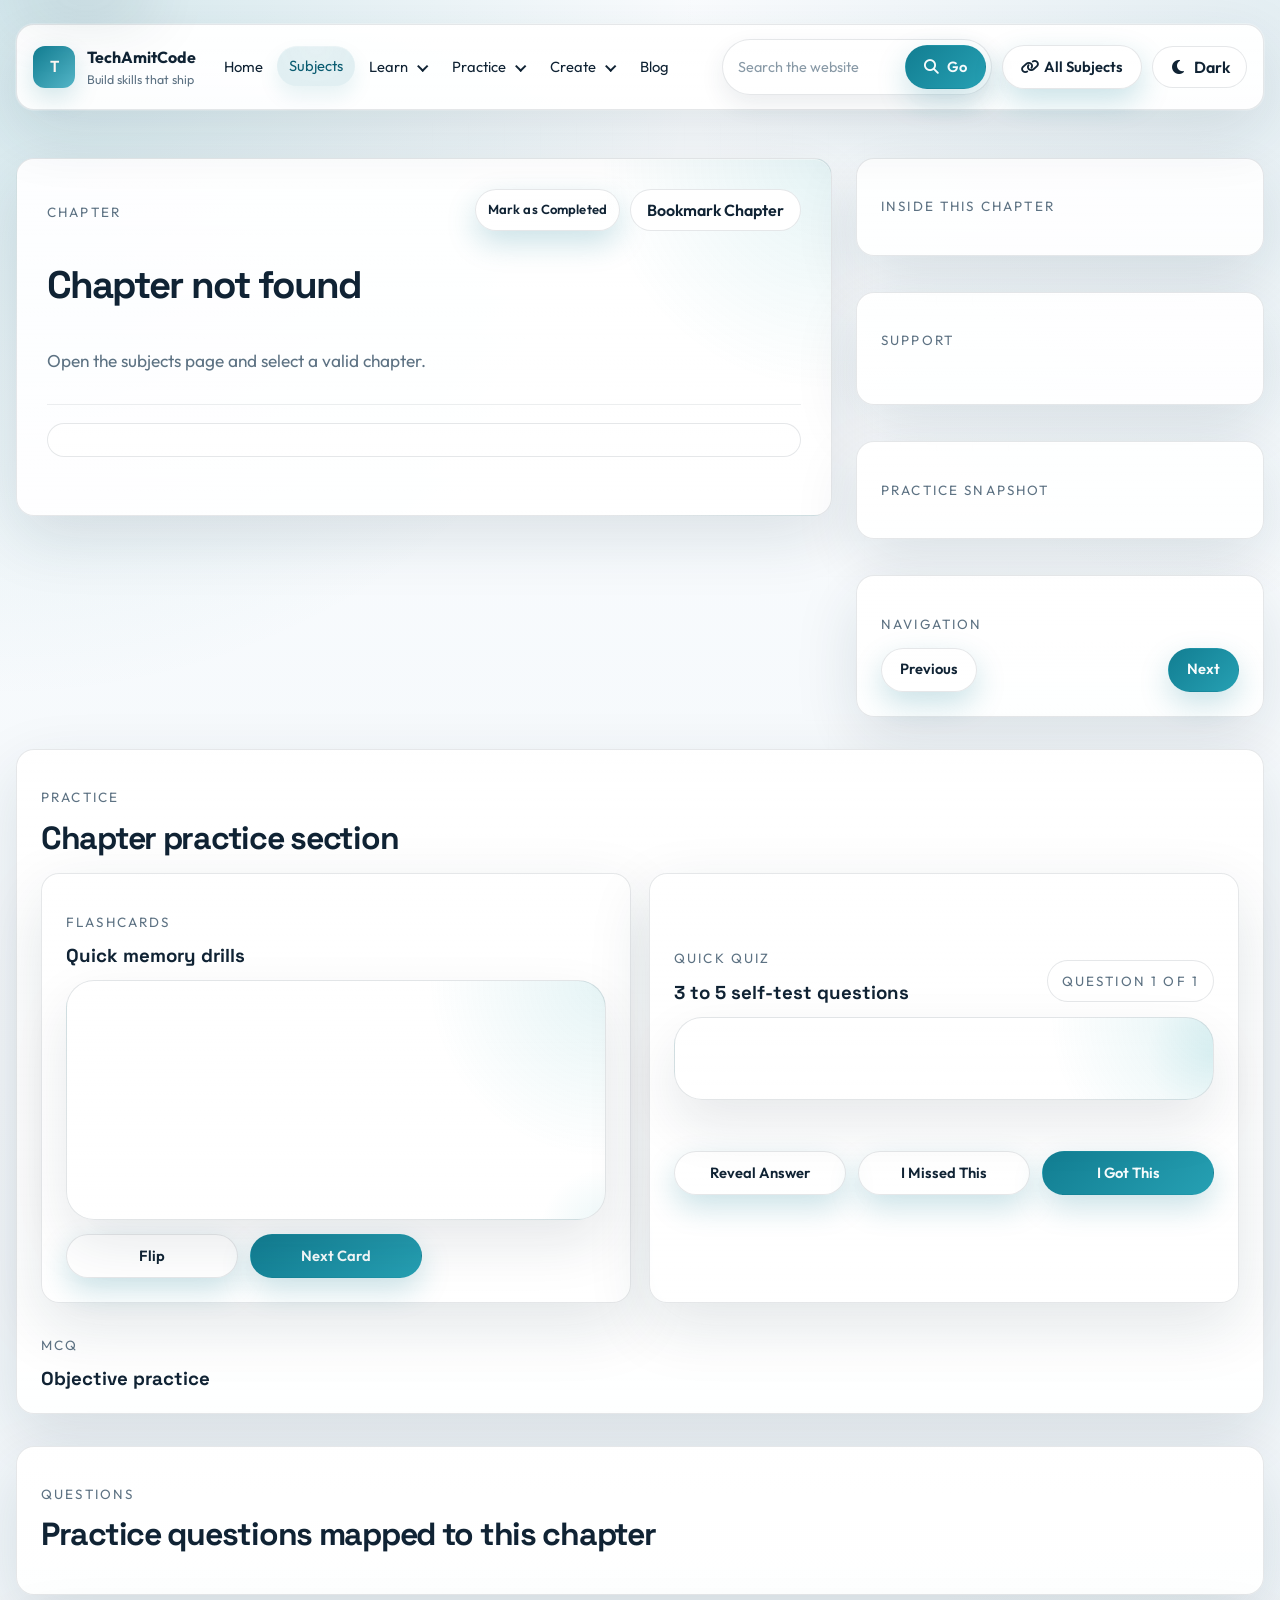
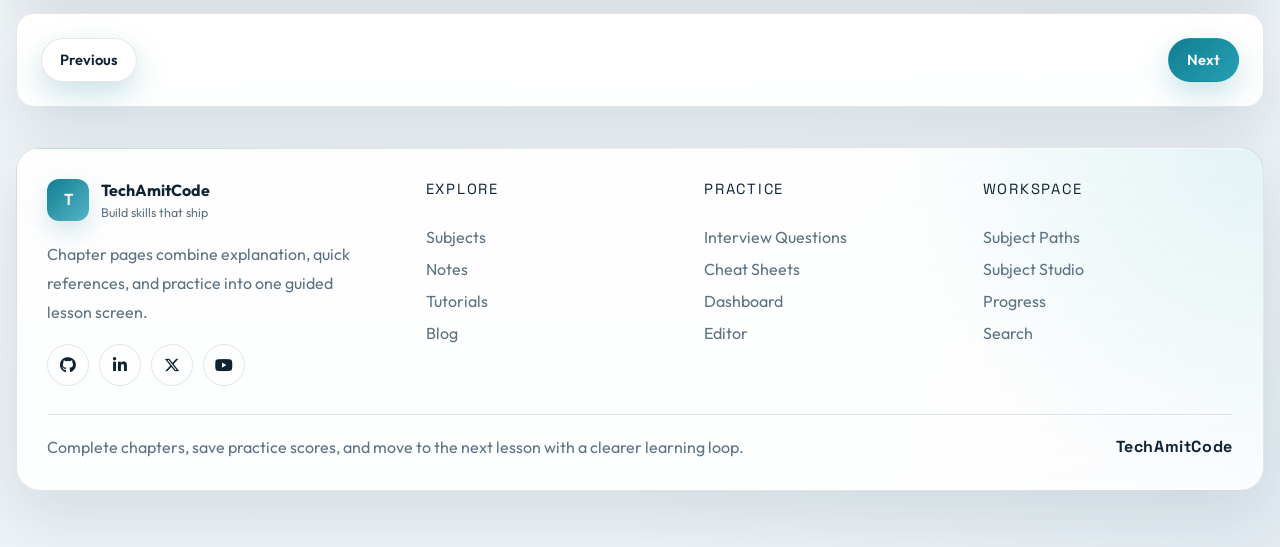
<file: chapter.html>
<!DOCTYPE html>
<html lang="en">
<head>
  <meta charset="UTF-8">
  <meta name="viewport" content="width=device-width, initial-scale=1.0">
  <title>TechAmitCode | Chapter</title>
  <meta name="description" content="Study a guided chapter with notes, tutorials, cheat sheets, and practice inside TechAmitCode.">
  <meta name="color-scheme" content="light dark">
  <meta name="theme-color" content="#0f7c90">
  <meta property="og:site_name" content="TechAmitCode">
  <meta property="og:title" content="TechAmitCode | Chapter">
  <meta property="og:description" content="Study a guided chapter with notes, tutorials, cheat sheets, and practice inside TechAmitCode.">
  <meta property="og:type" content="article">
  <meta name="twitter:card" content="summary_large_image">
  <link rel="icon" type="image/svg+xml" href="favicon.svg">
  <link rel="preconnect" href="https://fonts.googleapis.com">
  <link rel="preconnect" href="https://fonts.gstatic.com" crossorigin>
  <link
    href="https://fonts.googleapis.com/css2?family=Outfit:wght@400;500;600;700;800&family=Space+Grotesk:wght@500;700&display=swap"
    rel="stylesheet"
  >
  <link rel="stylesheet" href="css/style.css">
</head>
<body data-page="chapter">
  <div class="site-shell">
    <header class="site-header">
      <a class="brand" href="index.html">
        <span class="brand-mark">T</span>
        <span>
          <strong>TechAmitCode</strong>
          <small>Build skills that ship</small>
        </span>
      </a>
      <button class="nav-toggle" id="navToggle" type="button" aria-expanded="false" aria-controls="siteNav">
        <span></span>
        <span></span>
        <span></span>
      </button>
      <div class="nav-drawer">
        <nav class="site-nav" id="siteNav" aria-label="Primary">
          <a class="nav-link" href="index.html" data-nav="home">Home</a>
          <a class="nav-link" href="subjects.html" data-nav="subjects">Subjects</a>
          <div class="nav-group" data-nav-group="learn">
            <button class="nav-parent" type="button" data-nav-parent="learn" aria-expanded="false">
              <span>Learn</span>
              <span class="nav-caret"></span>
            </button>
            <div class="nav-submenu">
              <a class="nav-sublink" href="notes.html" data-nav="notes">Notes</a>
              <a class="nav-sublink" href="tutorials.html" data-nav="tutorials">Tutorials</a>
              <a class="nav-sublink" href="cheatsheets.html" data-nav="cheatsheets">Cheat Sheets</a>
            </div>
          </div>
          <div class="nav-group" data-nav-group="practice">
            <button class="nav-parent" type="button" data-nav-parent="practice" aria-expanded="false">
              <span>Practice</span>
              <span class="nav-caret"></span>
            </button>
            <div class="nav-submenu">
              <a class="nav-sublink" href="interview.html" data-nav="interview">Interview</a>
              <a class="nav-sublink" href="projects.html" data-nav="projects">Projects</a>
            </div>
          </div>
          <div class="nav-group" data-nav-group="create">
            <button class="nav-parent" type="button" data-nav-parent="create" aria-expanded="false">
              <span>Create</span>
              <span class="nav-caret"></span>
            </button>
            <div class="nav-submenu">
              <a class="nav-sublink" href="writing.html" data-nav="editor">Editor</a>
            </div>
          </div>
          <a class="nav-link" href="blog.html" data-nav="blog">Blog</a>
        </nav>
        <form class="global-search" action="search.html" method="get" role="search">
          <input class="global-search-input" type="search" name="q" placeholder="Search the website" aria-label="Search entire website">
          <button class="button global-search-submit" type="submit">Search</button>
        </form>
        <div class="header-actions">
          <a class="button button-ghost" href="subjects.html">All Subjects</a>
          <button class="theme-toggle" id="themeToggle" type="button" aria-label="Toggle color theme">Theme</button>
        </div>
      </div>
    </header>

    <main class="section">
      <nav class="breadcrumb" id="chapterBreadcrumb" aria-label="Breadcrumb"></nav>

      <article class="detail-layout detail-experience">
        <section class="surface detail-main detail-main-premium">
          <div class="detail-meta">
            <p class="eyebrow">Chapter</p>
            <div class="detail-actions">
              <button class="button button-ghost button-small" id="chapterCompleteButton" type="button">Mark as Completed</button>
              <button class="bookmark-button" id="chapterBookmarkButton" type="button">Bookmark Chapter</button>
            </div>
          </div>
          <div class="detail-hero-copy">
            <h1 id="chapterTitle">Loading chapter...</h1>
            <p class="detail-summary" id="chapterDescription"></p>
          </div>
          <div class="detail-meta-stack">
            <div class="meta-row" id="chapterMeta"></div>
          </div>
          <div class="detail-reading-shell">
            <div class="stack-sm" id="chapterNotes"></div>
          </div>
        </section>

        <aside class="detail-side detail-side-premium">
          <section class="surface detail-side-card">
            <p class="eyebrow">Inside this chapter</p>
            <div class="chapter-outline" id="chapterOutline"></div>
          </section>
          <section class="surface detail-side-card">
            <p class="eyebrow">Support</p>
            <div class="resource-list" id="chapterTutorials"></div>
            <div class="stack-sm chapter-side-block" id="chapterCheatsheets"></div>
          </section>
          <section class="surface detail-side-card">
            <p class="eyebrow">Practice snapshot</p>
            <div class="subject-meta-row" id="chapterPracticeStats"></div>
          </section>
          <section class="surface detail-side-card">
            <p class="eyebrow">Navigation</p>
            <div class="chapter-nav">
              <a class="button button-ghost" id="chapterPrevLink" href="subjects.html">Previous</a>
              <a class="button" id="chapterNextLink" href="subjects.html">Next</a>
            </div>
          </section>
        </aside>
      </article>

      <section class="surface section" id="chapterPracticeSection">
        <div class="section-heading">
          <div>
            <p class="eyebrow">Practice</p>
            <h2>Chapter practice section</h2>
          </div>
        </div>

        <div class="dashboard-grid section-tight">
          <article class="surface practice-panel">
            <div class="section-heading section-heading-compact">
              <div>
                <p class="eyebrow">Flashcards</p>
                <h3>Quick memory drills</h3>
              </div>
            </div>
            <div class="flashcard-card" id="chapterFlashcard"></div>
            <div class="mock-actions" id="chapterFlashcardActions">
              <button class="button button-ghost" id="chapterFlipFlashcard" type="button">Flip</button>
              <button class="button" id="chapterNextFlashcard" type="button">Next Card</button>
            </div>
          </article>

          <article class="surface practice-panel">
            <div class="section-heading section-heading-compact">
              <div>
                <p class="eyebrow">Quick quiz</p>
                <h3>3 to 5 self-test questions</h3>
              </div>
              <span class="status-pill" id="chapterQuizProgress">Question 1 of 1</span>
            </div>
            <div class="mock-card" id="chapterQuizCard"></div>
            <div class="mock-actions" id="chapterQuizActions">
              <button class="button button-ghost" id="chapterQuizReveal" type="button">Reveal Answer</button>
              <button class="button button-ghost" id="chapterQuizWrong" type="button">I Missed This</button>
              <button class="button" id="chapterQuizCorrect" type="button">I Got This</button>
            </div>
            <p class="form-message" id="chapterQuizFeedback" aria-live="polite"></p>
          </article>
        </div>

        <div class="section section-tight">
          <div class="section-heading section-heading-compact">
            <div>
              <p class="eyebrow">MCQ</p>
              <h3>Objective practice</h3>
            </div>
          </div>
          <div class="stack-sm" id="chapterMcq"></div>
        </div>
      </section>

      <section class="surface section" id="chapterQuestionsSection">
        <div class="section-heading">
          <div>
            <p class="eyebrow">Questions</p>
            <h2>Practice questions mapped to this chapter</h2>
          </div>
        </div>
        <div class="question-list" id="chapterQuestions"></div>
      </section>

      <section class="surface section-tight">
        <div class="chapter-nav chapter-nav-bottom">
          <a class="button button-ghost" id="chapterPrevLinkBottom" href="subjects.html">Previous</a>
          <a class="button" id="chapterNextLinkBottom" href="subjects.html">Next</a>
        </div>
      </section>
    </main>

    <footer class="site-footer surface">
      <div class="footer-grid">
        <div class="footer-brand">
          <a class="brand" href="index.html">
            <span class="brand-mark">T</span>
            <span><strong>TechAmitCode</strong><small>Build skills that ship</small></span>
          </a>
          <p>Chapter pages combine explanation, quick references, and practice into one guided lesson screen.</p>
        </div>
        <div>
          <p class="footer-heading">Explore</p>
          <div class="footer-links">
            <a href="subjects.html">Subjects</a>
            <a href="notes.html">Notes</a>
            <a href="tutorials.html">Tutorials</a>
            <a href="blog.html">Blog</a>
          </div>
        </div>
        <div>
          <p class="footer-heading">Practice</p>
          <div class="footer-links">
            <a href="interview.html">Interview Questions</a>
            <a href="cheatsheets.html">Cheat Sheets</a>
            <a href="dashboard.html">Dashboard</a>
            <a href="writing.html">Editor</a>
          </div>
        </div>
        <div>
          <p class="footer-heading">Workspace</p>
          <div class="footer-links">
            <a href="subjects.html">Subject Paths</a>
            <a href="admin.html#subjectStudio">Subject Studio</a>
            <a href="dashboard.html">Progress</a>
            <a href="search.html">Search</a>
          </div>
        </div>
      </div>
      <div class="footer-bottom">
        <p>Complete chapters, save practice scores, and move to the next lesson with a clearer learning loop.</p>
        <p>TechAmitCode</p>
      </div>
    </footer>
  </div>

  <script src="script.js"></script>
</body>
</html>
</file>
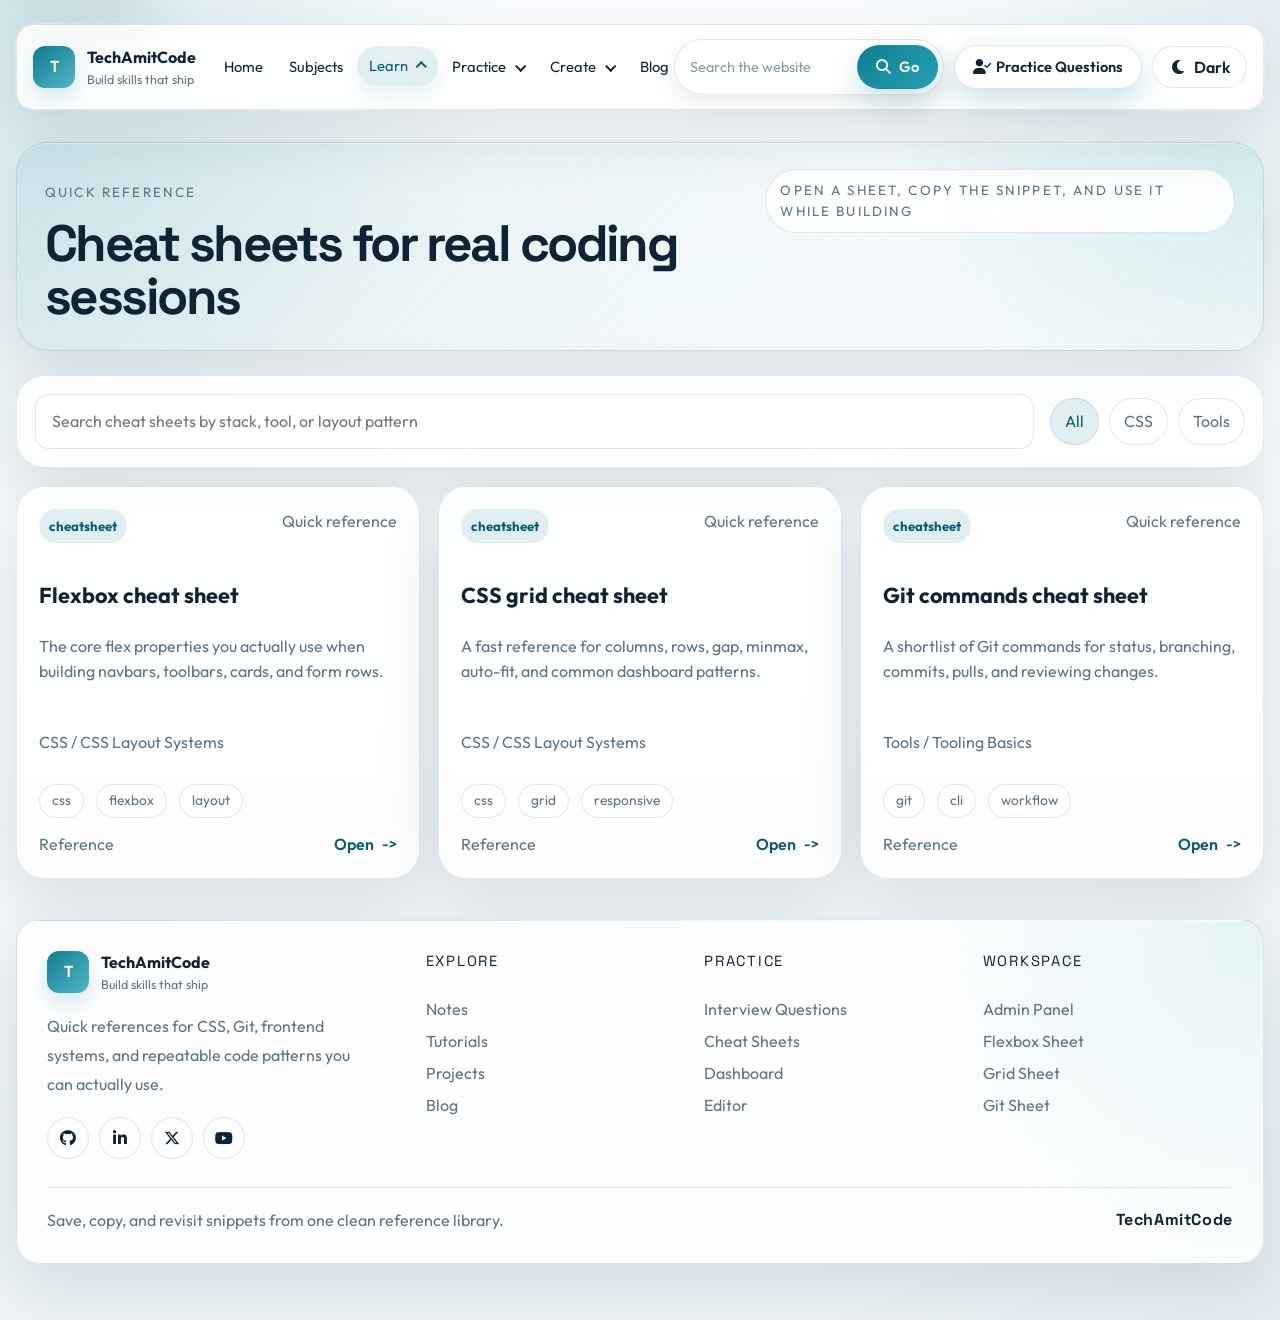
<file: cheatsheets.html>
<!DOCTYPE html>
<html lang="en">
<head>
  <meta charset="UTF-8">
  <meta name="viewport" content="width=device-width, initial-scale=1.0">
  <title>TechAmitCode | Cheat Sheets</title>
  <meta name="description" content="Browse quick reference sheets for CSS, JavaScript, Git, and reusable frontend patterns.">
  <meta name="color-scheme" content="light dark">
  <meta name="theme-color" content="#0f7c90">
  <meta property="og:site_name" content="TechAmitCode">
  <meta property="og:title" content="TechAmitCode | Cheat Sheets">
  <meta property="og:description" content="Browse quick reference sheets for CSS, JavaScript, Git, and reusable frontend patterns.">
  <meta property="og:type" content="website">
  <meta name="twitter:card" content="summary_large_image">
  <link rel="icon" type="image/svg+xml" href="favicon.svg">
  <link rel="preconnect" href="https://fonts.googleapis.com">
  <link rel="preconnect" href="https://fonts.gstatic.com" crossorigin>
  <link
    href="https://fonts.googleapis.com/css2?family=Outfit:wght@400;500;600;700;800&family=Space+Grotesk:wght@500;700&display=swap"
    rel="stylesheet"
  >
  <link rel="stylesheet" href="css/style.css">
  <link rel="stylesheet" href="https://cdnjs.cloudflare.com/ajax/libs/font-awesome/6.5.2/css/all.min.css">
</head>
<body data-page="cheatsheets">
  <div class="site-shell">
    <header class="site-header">
      <a class="brand" href="index.html">
        <span class="brand-mark">T</span>
        <span>
          <strong>TechAmitCode</strong>
          <small>Build skills that ship</small>
        </span>
      </a>
      <button class="nav-toggle" id="navToggle" type="button" aria-expanded="false" aria-controls="siteNav">
        <span></span>
        <span></span>
        <span></span>
      </button>
      <div class="nav-drawer">
        <nav class="site-nav" id="siteNav" aria-label="Primary">
          <a class="nav-link" href="index.html" data-nav="home">Home</a>
          <a class="nav-link" href="subjects.html" data-nav="subjects">Subjects</a>
          <div class="nav-group" data-nav-group="learn">
            <button class="nav-parent" type="button" data-nav-parent="learn" aria-expanded="false">
              <span>Learn</span>
              <span class="nav-caret"></span>
            </button>
            <div class="nav-submenu">
              <a class="nav-sublink" href="notes.html" data-nav="notes">Notes</a>
              <a class="nav-sublink" href="tutorials.html" data-nav="tutorials">Tutorials</a>
              <a class="nav-sublink" href="cheatsheets.html" data-nav="cheatsheets">Cheat Sheets</a>
            </div>
          </div>
          <div class="nav-group" data-nav-group="practice">
            <button class="nav-parent" type="button" data-nav-parent="practice" aria-expanded="false">
              <span>Practice</span>
              <span class="nav-caret"></span>
            </button>
            <div class="nav-submenu">
              <a class="nav-sublink" href="interview.html" data-nav="interview">Interview</a>
              <a class="nav-sublink" href="projects.html" data-nav="projects">Projects</a>
            </div>
          </div>
          <div class="nav-group" data-nav-group="create">
            <button class="nav-parent" type="button" data-nav-parent="create" aria-expanded="false">
              <span>Create</span>
              <span class="nav-caret"></span>
            </button>
            <div class="nav-submenu">
              <a class="nav-sublink" href="writing.html" data-nav="editor">Editor</a>
            </div>
          </div>
          <a class="nav-link" href="blog.html" data-nav="blog">Blog</a>
        </nav>
        <form class="global-search" action="search.html" method="get" role="search">
          <input class="global-search-input" type="search" name="q" placeholder="Search the website" aria-label="Search entire website">
          <button class="button global-search-submit" type="submit">Search</button>
        </form>
        <div class="header-actions">
          <a class="button button-ghost" href="interview.html">Practice Questions</a>
          <button class="theme-toggle" id="themeToggle" type="button" aria-label="Toggle color theme">Theme</button>
        </div>
      </div>
    </header>

    <main class="section">
      <div class="section-heading">
        <div>
          <p class="eyebrow">Quick reference</p>
          <h1>Cheat sheets for real coding sessions</h1>
        </div>
        <div class="status-pill">Open a sheet, copy the snippet, and use it while building</div>
      </div>

      <section class="surface filter-panel">
        <label class="search-field">
          <span class="sr-only">Search cheat sheets</span>
          <input id="listingSearch" type="search" placeholder="Search cheat sheets by stack, tool, or layout pattern">
        </label>
        <div class="filter-chips" id="listingChips"></div>
      </section>

      <section class="section section-tight">
        <div class="content-grid" id="listingGrid"></div>
        <p class="empty-state" id="listingEmpty" hidden>No cheat sheets matched the current filters.</p>
      </section>
    </main>

    <footer class="site-footer surface">
      <div class="footer-grid">
        <div class="footer-brand">
          <a class="brand" href="index.html">
            <span class="brand-mark">T</span>
            <span><strong>TechAmitCode</strong><small>Build skills that ship</small></span>
          </a>
          <p>Quick references for CSS, Git, frontend systems, and repeatable code patterns you can actually use.</p>
        </div>
        <div>
          <p class="footer-heading">Explore</p>
          <div class="footer-links">
            <a href="notes.html">Notes</a>
            <a href="tutorials.html">Tutorials</a>
            <a href="projects.html">Projects</a>
            <a href="blog.html">Blog</a>
          </div>
        </div>
        <div>
          <p class="footer-heading">Practice</p>
          <div class="footer-links">
            <a href="interview.html">Interview Questions</a>
            <a href="cheatsheets.html">Cheat Sheets</a>
            <a href="dashboard.html">Dashboard</a>
            <a href="writing.html">Editor</a>
          </div>
        </div>
        <div>
          <p class="footer-heading">Workspace</p>
          <div class="footer-links">
            <a href="admin.html">Admin Panel</a>
            <a href="content.html?type=cheatsheet&slug=flexbox-cheatsheet">Flexbox Sheet</a>
            <a href="content.html?type=cheatsheet&slug=grid-cheatsheet">Grid Sheet</a>
            <a href="content.html?type=cheatsheet&slug=git-cheatsheet">Git Sheet</a>
          </div>
        </div>
      </div>
      <div class="footer-bottom">
        <p>Save, copy, and revisit snippets from one clean reference library.</p>
        <p>TechAmitCode</p>
      </div>
    </footer>
  </div>

  <script src="script.js"></script>
</body>
</html>
</file>
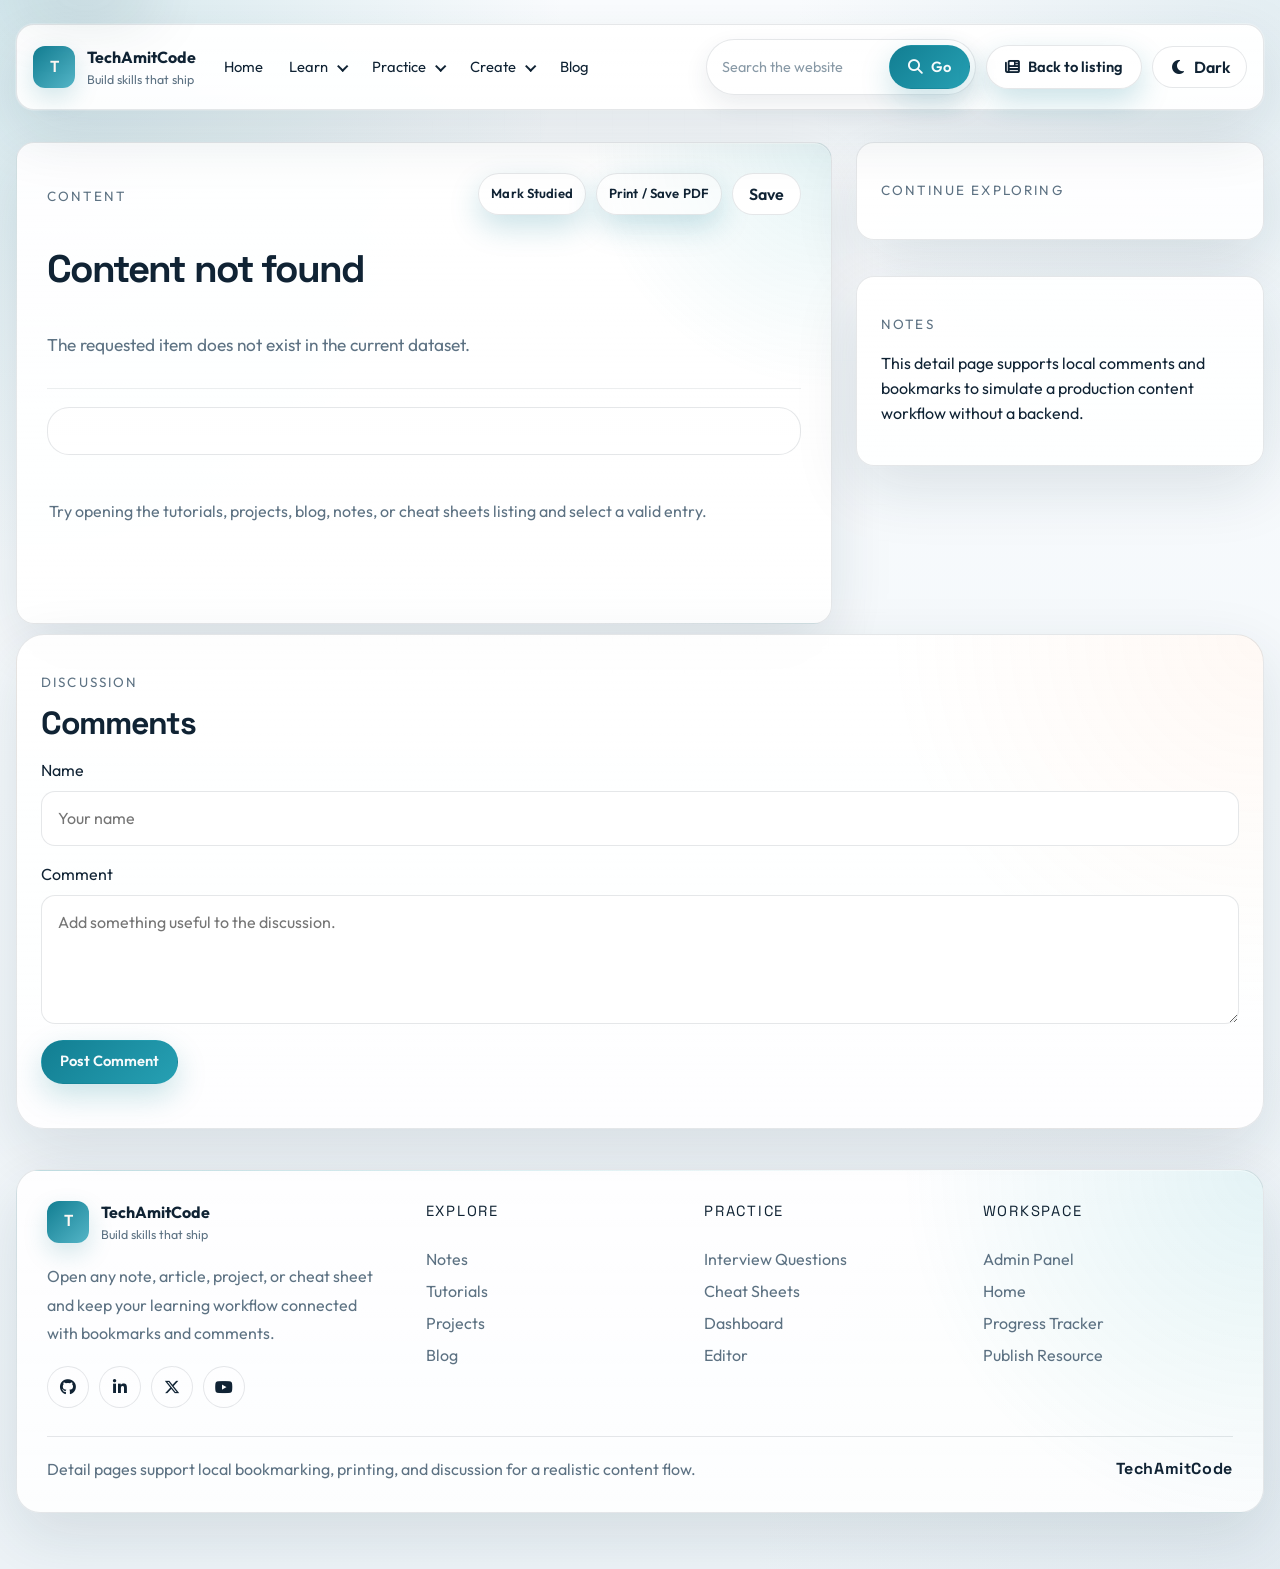
<file: content.html>
<!DOCTYPE html>
<html lang="en">
<head>
  <meta charset="UTF-8">
  <meta name="viewport" content="width=device-width, initial-scale=1.0">
  <title>TechAmitCode | Content Detail</title>
  <meta name="description" content="Read full tutorials, project breakdowns, and blog posts on TechAmitCode.">
  <meta name="color-scheme" content="light dark">
  <meta name="theme-color" content="#0f7c90">
  <meta property="og:site_name" content="TechAmitCode">
  <meta property="og:title" content="TechAmitCode | Content Detail">
  <meta property="og:description" content="Read full tutorials, project breakdowns, and blog posts on TechAmitCode.">
  <meta property="og:type" content="article">
  <meta name="twitter:card" content="summary_large_image">
  <link rel="icon" type="image/svg+xml" href="favicon.svg">
  <link rel="preconnect" href="https://fonts.googleapis.com">
  <link rel="preconnect" href="https://fonts.gstatic.com" crossorigin>
  <link
    href="https://fonts.googleapis.com/css2?family=Outfit:wght@400;500;600;700;800&family=Space+Grotesk:wght@500;700&display=swap"
    rel="stylesheet"
  >
  <link rel="stylesheet" href="css/style.css">
</head>
<body data-page="content">
  <div class="site-shell">
    <header class="site-header">
      <a class="brand" href="index.html">
        <span class="brand-mark">T</span>
        <span>
          <strong>TechAmitCode</strong>
          <small>Build skills that ship</small>
        </span>
      </a>
      <button class="nav-toggle" id="navToggle" type="button" aria-expanded="false" aria-controls="siteNav">
        <span></span>
        <span></span>
        <span></span>
      </button>
      <div class="nav-drawer">
        <nav class="site-nav" id="siteNav" aria-label="Primary">
          <a class="nav-link" href="index.html" data-nav="home">Home</a>
          <div class="nav-group" data-nav-group="learn">
            <button class="nav-parent" type="button" data-nav-parent="learn" aria-expanded="false">
              <span>Learn</span>
              <span class="nav-caret"></span>
            </button>
            <div class="nav-submenu">
              <a class="nav-sublink" href="notes.html" data-nav="notes">Notes</a>
              <a class="nav-sublink" href="tutorials.html" data-nav="tutorials">Tutorials</a>
              <a class="nav-sublink" href="cheatsheets.html" data-nav="cheatsheets">Cheat Sheets</a>
            </div>
          </div>
          <div class="nav-group" data-nav-group="practice">
            <button class="nav-parent" type="button" data-nav-parent="practice" aria-expanded="false">
              <span>Practice</span>
              <span class="nav-caret"></span>
            </button>
            <div class="nav-submenu">
              <a class="nav-sublink" href="interview.html" data-nav="interview">Interview</a>
              <a class="nav-sublink" href="projects.html" data-nav="projects">Projects</a>
            </div>
          </div>
          <div class="nav-group" data-nav-group="create">
            <button class="nav-parent" type="button" data-nav-parent="create" aria-expanded="false">
              <span>Create</span>
              <span class="nav-caret"></span>
            </button>
            <div class="nav-submenu">
              <a class="nav-sublink" href="writing.html" data-nav="editor">Editor</a>
            </div>
          </div>
          <a class="nav-link" href="blog.html" data-nav="blog">Blog</a>
        </nav>
        <form class="global-search" action="search.html" method="get" role="search">
          <input class="global-search-input" type="search" name="q" placeholder="Search the website" aria-label="Search entire website">
          <button class="button global-search-submit" type="submit">Search</button>
        </form>
        <div class="header-actions">
          <a class="button button-ghost" id="detailBackLink" href="blog.html">Back to listing</a>
          <button class="theme-toggle" id="themeToggle" type="button" aria-label="Toggle color theme">Theme</button>
        </div>
      </div>
    </header>

    <main class="section">
      <article class="detail-layout detail-experience" id="detailContainer">
        <section class="surface detail-main detail-main-premium">
          <div class="detail-meta">
            <p class="eyebrow" id="detailType">Content</p>
            <div class="detail-actions">
              <button class="button button-ghost button-small" id="detailActionButton" type="button" hidden>Mark Studied</button>
              <button class="button button-ghost button-small" id="detailSecondaryButton" type="button" hidden>Print / Save PDF</button>
              <button class="bookmark-button" id="bookmarkButton" type="button">Save</button>
            </div>
          </div>
          <div class="detail-hero-copy">
            <h1 id="detailTitle">Loading content...</h1>
            <p class="detail-summary" id="detailExcerpt"></p>
          </div>
          <div class="detail-meta-stack">
            <div class="meta-row" id="detailMetaRow"></div>
            <div class="tag-row" id="detailTags"></div>
          </div>
          <div class="detail-reading-shell">
            <div class="article-body" id="detailBody"></div>
          </div>
          <pre class="code-block" id="detailCode" hidden></pre>
          <p class="form-message" id="detailMessage" aria-live="polite"></p>
        </section>

        <aside class="detail-side detail-side-premium">
          <section class="surface detail-side-card">
            <p class="eyebrow">Continue exploring</p>
            <div class="related-list" id="relatedList"></div>
          </section>
          <section class="surface detail-side-card">
            <p class="eyebrow">Notes</p>
            <p>This detail page supports local comments and bookmarks to simulate a production content workflow without a backend.</p>
          </section>
        </aside>
      </article>

      <section class="section section-tight detail-comments-wrap">
        <div class="surface comments-panel comments-panel-premium">
          <div class="section-heading">
            <div>
              <p class="eyebrow">Discussion</p>
              <h2>Comments</h2>
            </div>
          </div>
          <form id="commentForm" class="comment-form">
            <label>
              <span>Name</span>
              <input id="commentName" name="name" type="text" placeholder="Your name" required>
            </label>
            <label>
              <span>Comment</span>
              <textarea id="commentText" name="comment" rows="4" placeholder="Add something useful to the discussion." required></textarea>
            </label>
            <button class="button" type="submit">Post Comment</button>
          </form>
          <p class="form-message" id="commentMessage" aria-live="polite"></p>
          <div class="comment-list" id="commentList"></div>
        </div>
      </section>
    </main>

    <footer class="site-footer surface">
      <div class="footer-grid">
        <div class="footer-brand">
          <a class="brand" href="index.html">
            <span class="brand-mark">T</span>
            <span><strong>TechAmitCode</strong><small>Build skills that ship</small></span>
          </a>
          <p>Open any note, article, project, or cheat sheet and keep your learning workflow connected with bookmarks and comments.</p>
        </div>
        <div>
          <p class="footer-heading">Explore</p>
          <div class="footer-links">
            <a href="notes.html">Notes</a>
            <a href="tutorials.html">Tutorials</a>
            <a href="projects.html">Projects</a>
            <a href="blog.html">Blog</a>
          </div>
        </div>
        <div>
          <p class="footer-heading">Practice</p>
          <div class="footer-links">
            <a href="interview.html">Interview Questions</a>
            <a href="cheatsheets.html">Cheat Sheets</a>
            <a href="dashboard.html">Dashboard</a>
            <a href="writing.html">Editor</a>
          </div>
        </div>
        <div>
          <p class="footer-heading">Workspace</p>
          <div class="footer-links">
            <a href="admin.html">Admin Panel</a>
            <a href="index.html">Home</a>
            <a href="dashboard.html">Progress Tracker</a>
            <a href="writing.html">Publish Resource</a>
          </div>
        </div>
      </div>
      <div class="footer-bottom">
        <p>Detail pages support local bookmarking, printing, and discussion for a realistic content flow.</p>
        <p>TechAmitCode</p>
      </div>
    </footer>
  </div>

  <script src="script.js"></script>
</body>
</html>
</file>
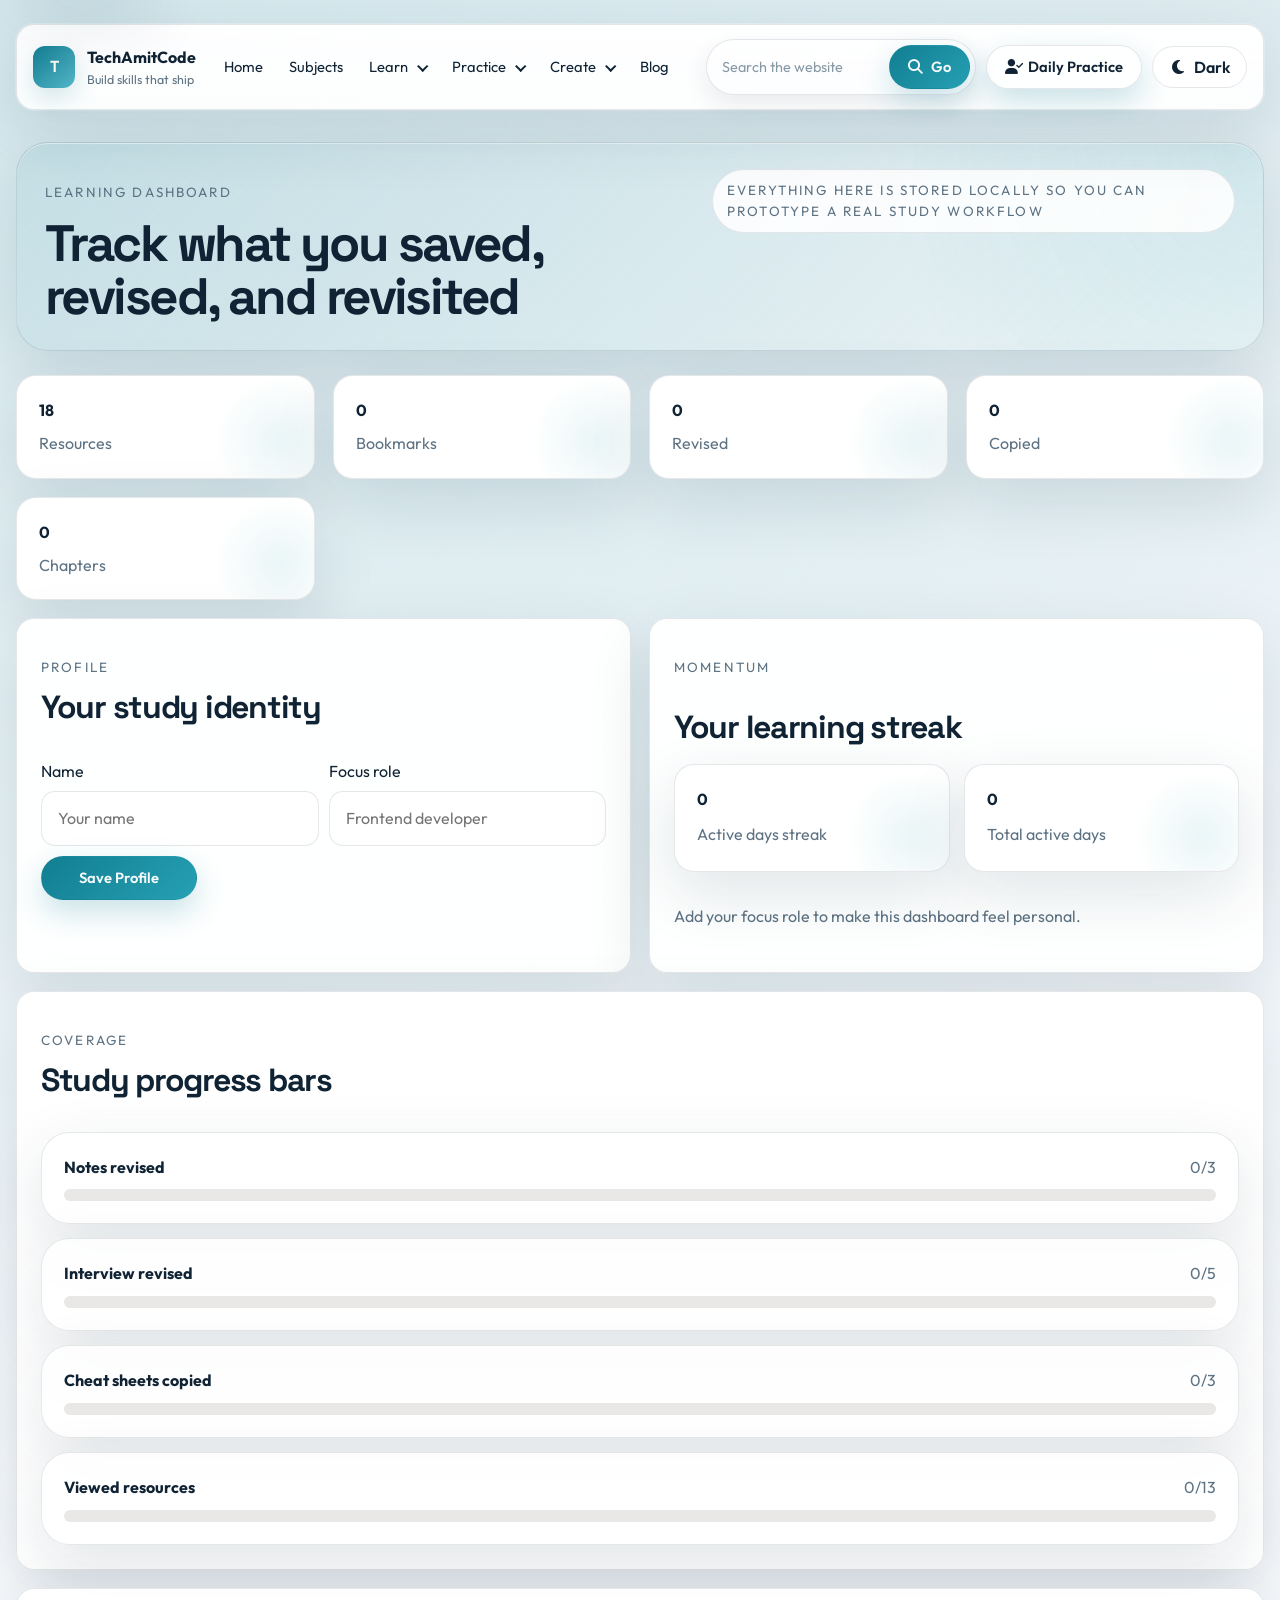
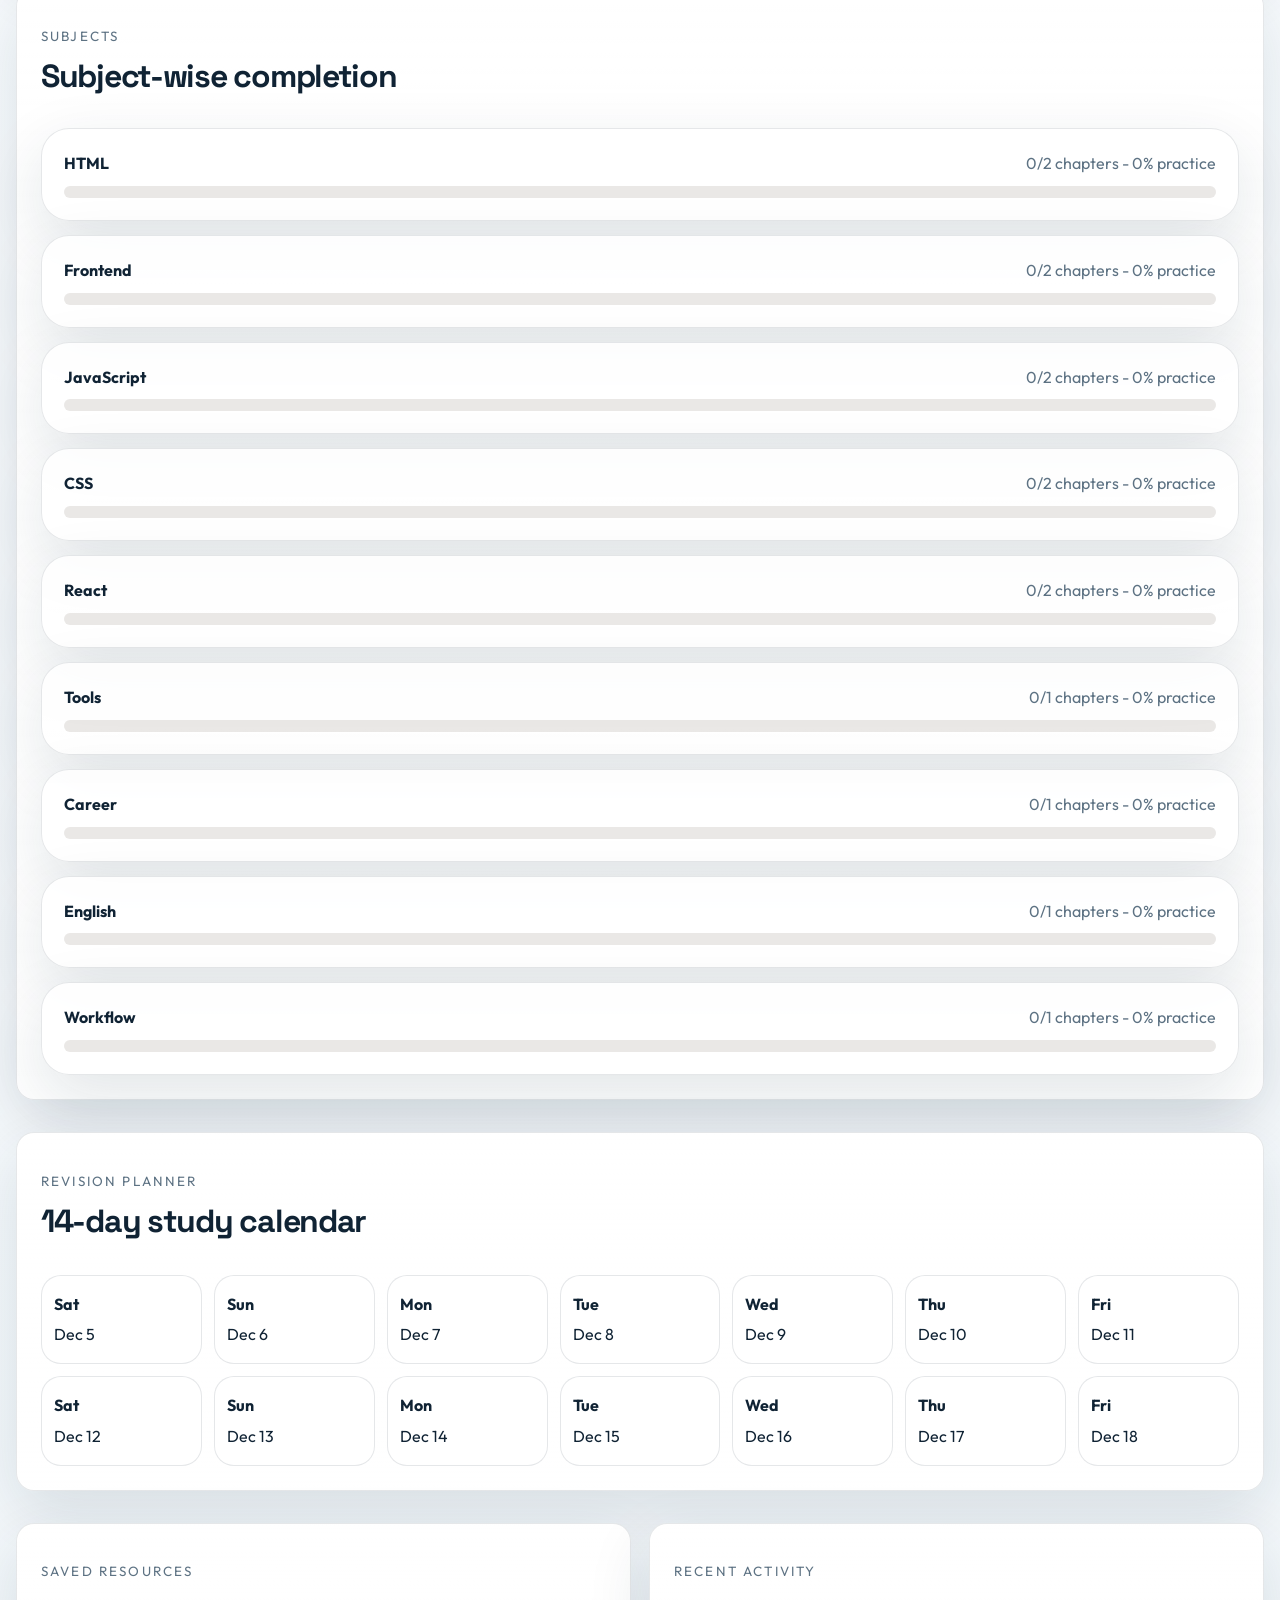
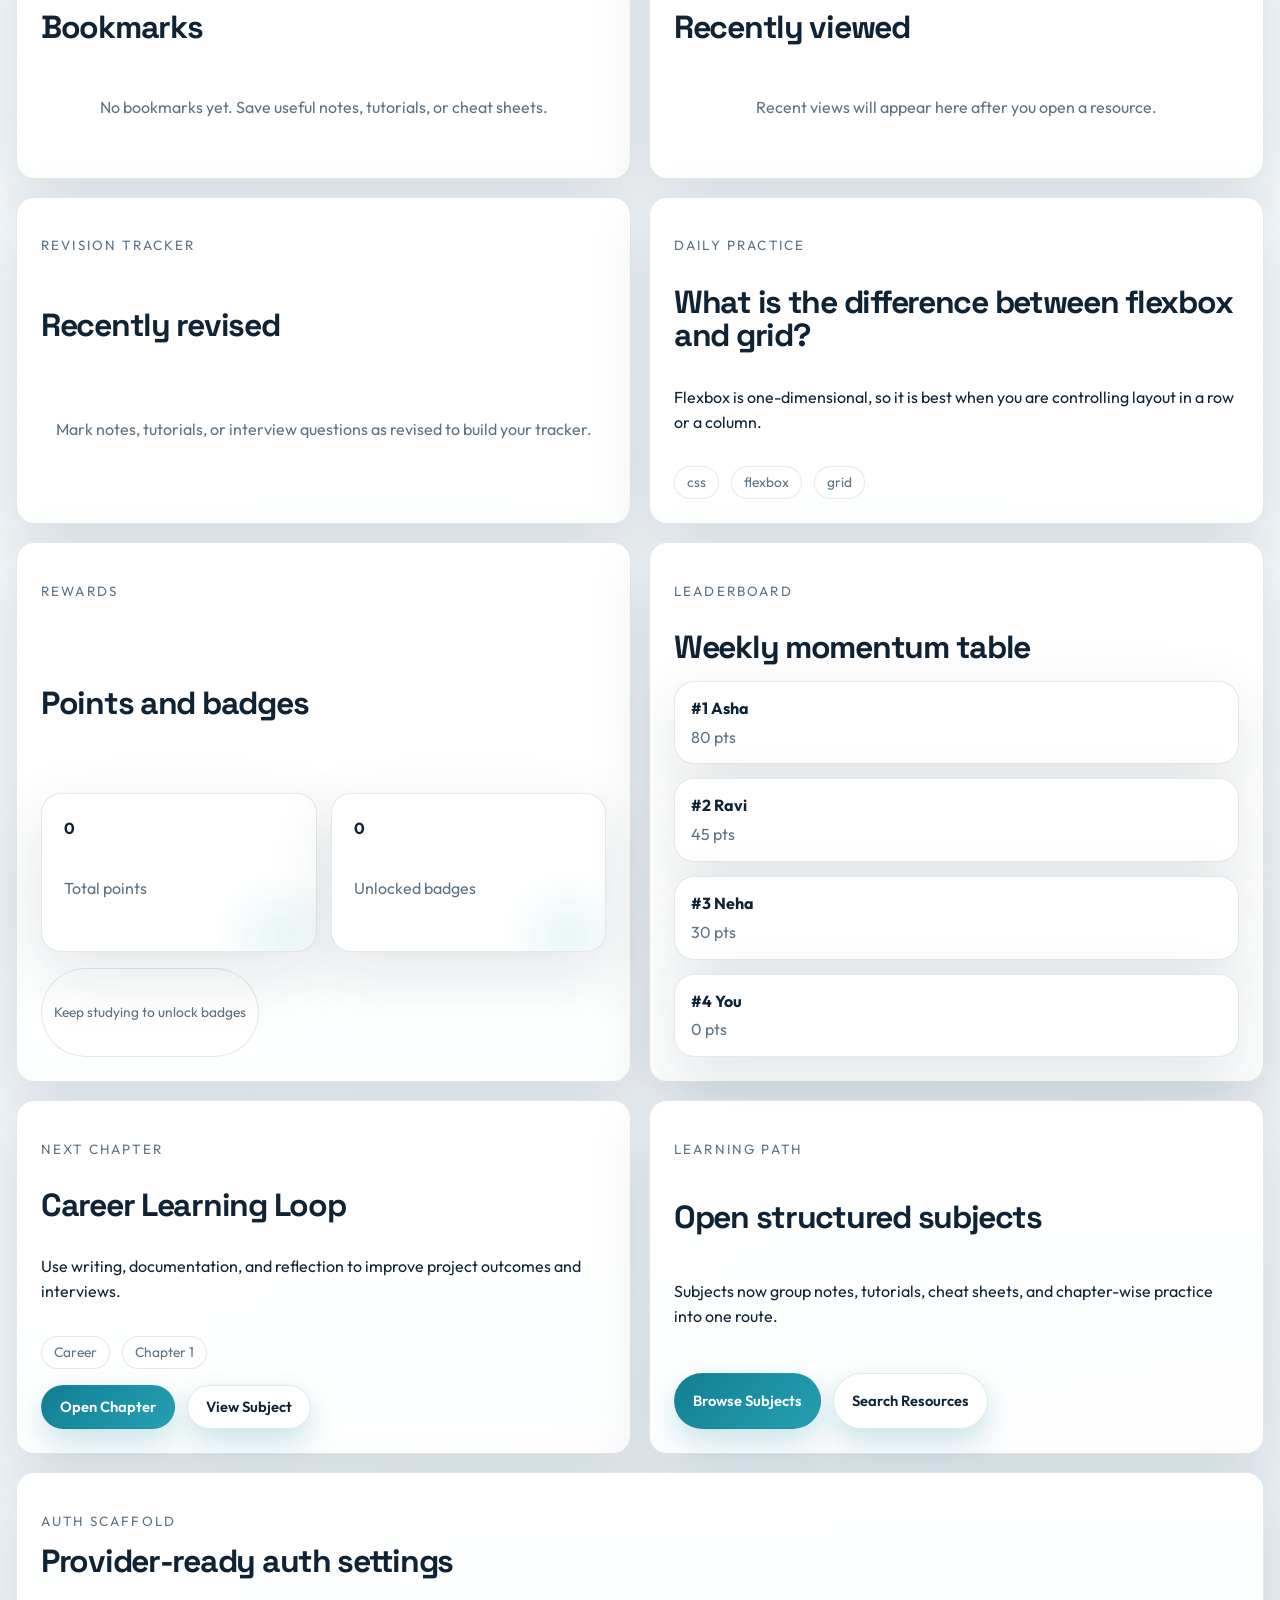
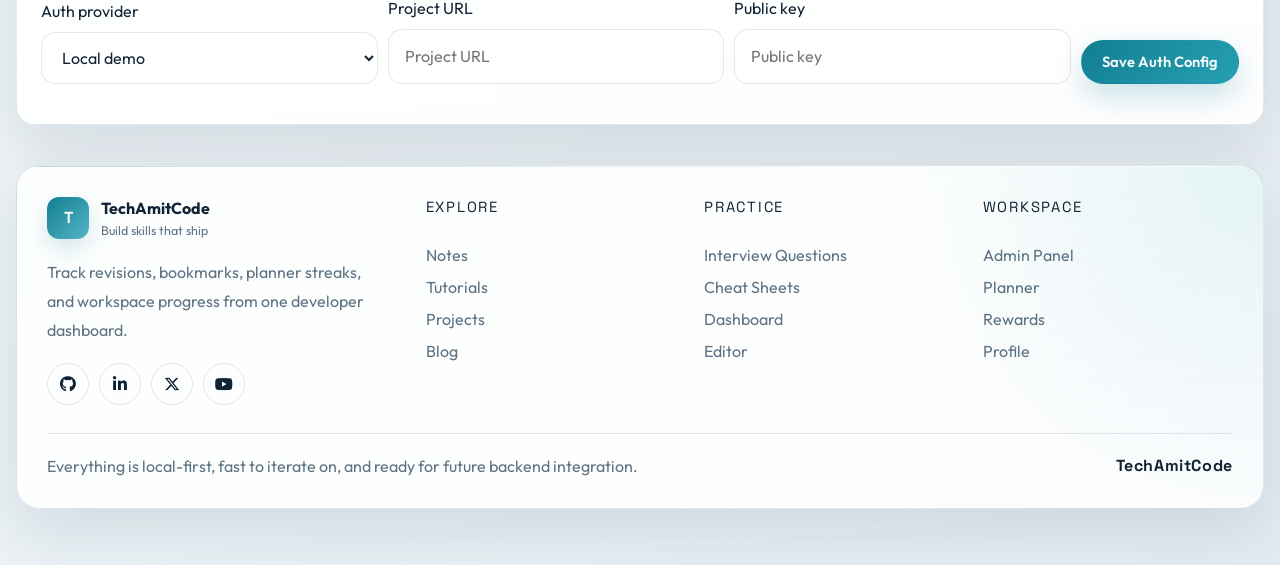
<file: dashboard.html>
<!DOCTYPE html>
<html lang="en">
<head>
  <meta charset="UTF-8">
  <meta name="viewport" content="width=device-width, initial-scale=1.0">
  <title>TechAmitCode | Dashboard</title>
  <meta name="description" content="Track bookmarks, revision progress, copied snippets, and recently viewed resources from your learning workspace.">
  <meta name="color-scheme" content="light dark">
  <meta name="theme-color" content="#0f7c90">
  <meta property="og:site_name" content="TechAmitCode">
  <meta property="og:title" content="TechAmitCode | Dashboard">
  <meta property="og:description" content="Track bookmarks, revision progress, copied snippets, and recently viewed resources from your learning workspace.">
  <meta property="og:type" content="website">
  <meta name="twitter:card" content="summary_large_image">
  <link rel="icon" type="image/svg+xml" href="favicon.svg">
  <link rel="preconnect" href="https://fonts.googleapis.com">
  <link rel="preconnect" href="https://fonts.gstatic.com" crossorigin>
  <link
    href="https://fonts.googleapis.com/css2?family=Outfit:wght@400;500;600;700;800&family=Space+Grotesk:wght@500;700&display=swap"
    rel="stylesheet"
  >
  <link rel="stylesheet" href="css/style.css">
</head>
<body data-page="dashboard">
  <div class="site-shell">
    <header class="site-header">
      <a class="brand" href="index.html">
        <span class="brand-mark">T</span>
        <span>
          <strong>TechAmitCode</strong>
          <small>Build skills that ship</small>
        </span>
      </a>
      <button class="nav-toggle" id="navToggle" type="button" aria-expanded="false" aria-controls="siteNav">
        <span></span>
        <span></span>
        <span></span>
      </button>
      <div class="nav-drawer">
        <nav class="site-nav" id="siteNav" aria-label="Primary">
          <a class="nav-link" href="index.html" data-nav="home">Home</a>
          <a class="nav-link" href="subjects.html" data-nav="subjects">Subjects</a>
          <div class="nav-group" data-nav-group="learn">
            <button class="nav-parent" type="button" data-nav-parent="learn" aria-expanded="false">
              <span>Learn</span>
              <span class="nav-caret"></span>
            </button>
            <div class="nav-submenu">
              <a class="nav-sublink" href="notes.html" data-nav="notes">Notes</a>
              <a class="nav-sublink" href="tutorials.html" data-nav="tutorials">Tutorials</a>
              <a class="nav-sublink" href="cheatsheets.html" data-nav="cheatsheets">Cheat Sheets</a>
            </div>
          </div>
          <div class="nav-group" data-nav-group="practice">
            <button class="nav-parent" type="button" data-nav-parent="practice" aria-expanded="false">
              <span>Practice</span>
              <span class="nav-caret"></span>
            </button>
            <div class="nav-submenu">
              <a class="nav-sublink" href="interview.html" data-nav="interview">Interview</a>
              <a class="nav-sublink" href="projects.html" data-nav="projects">Projects</a>
            </div>
          </div>
          <div class="nav-group" data-nav-group="create">
            <button class="nav-parent" type="button" data-nav-parent="create" aria-expanded="false">
              <span>Create</span>
              <span class="nav-caret"></span>
            </button>
            <div class="nav-submenu">
              <a class="nav-sublink" href="writing.html" data-nav="editor">Editor</a>
            </div>
          </div>
          <a class="nav-link" href="blog.html" data-nav="blog">Blog</a>
        </nav>
        <form class="global-search" action="search.html" method="get" role="search">
          <input class="global-search-input" type="search" name="q" placeholder="Search the website" aria-label="Search entire website">
          <button class="button global-search-submit" type="submit">Search</button>
        </form>
        <div class="header-actions">
          <a class="button button-ghost" href="interview.html">Daily Practice</a>
          <button class="theme-toggle" id="themeToggle" type="button" aria-label="Toggle color theme">Theme</button>
        </div>
      </div>
    </header>

    <main class="section">
      <div class="section-heading">
        <div>
          <p class="eyebrow">Learning dashboard</p>
          <h1>Track what you saved, revised, and revisited</h1>
        </div>
        <div class="status-pill">Everything here is stored locally so you can prototype a real study workflow</div>
      </div>

      <section class="metric-grid" id="dashboardStats"></section>

      <section class="dashboard-grid section-tight">
        <article class="surface dashboard-panel profile-panel">
          <div class="section-heading">
            <div>
              <p class="eyebrow">Profile</p>
              <h2>Your study identity</h2>
            </div>
          </div>
          <form class="profile-form" id="profileForm">
            <label>
              <span>Name</span>
              <input id="profileNameInput" type="text" placeholder="Your name">
            </label>
            <label>
              <span>Focus role</span>
              <input id="profileGoalInput" type="text" placeholder="Frontend developer">
            </label>
            <button class="button" type="submit">Save Profile</button>
          </form>
          <p class="form-message" id="profileMessage" aria-live="polite"></p>
        </article>

        <article class="surface dashboard-panel" id="dashboardStreaks"></article>
      </section>

      <section class="surface section-tight progress-panel">
        <div class="section-heading">
          <div>
            <p class="eyebrow">Coverage</p>
            <h2>Study progress bars</h2>
          </div>
        </div>
        <div class="progress-list" id="dashboardProgressBars"></div>
      </section>

      <section class="surface section-tight progress-panel">
        <div class="section-heading">
          <div>
            <p class="eyebrow">Subjects</p>
            <h2>Subject-wise completion</h2>
          </div>
        </div>
        <div class="progress-list" id="dashboardSubjectProgress"></div>
      </section>

      <section class="surface section planner-panel">
        <div class="section-heading">
          <div>
            <p class="eyebrow">Revision planner</p>
            <h2>14-day study calendar</h2>
          </div>
        </div>
        <div class="planner-grid" id="plannerGrid"></div>
      </section>

      <section class="dashboard-grid section">
        <article class="surface dashboard-panel">
          <p class="eyebrow">Saved resources</p>
          <h2>Bookmarks</h2>
          <div class="resource-list" id="dashboardBookmarks"></div>
        </article>

        <article class="surface dashboard-panel">
          <p class="eyebrow">Recent activity</p>
          <h2>Recently viewed</h2>
          <div class="resource-list" id="dashboardRecent"></div>
        </article>
      </section>

      <section class="dashboard-grid section section-tight">
        <article class="surface dashboard-panel">
          <p class="eyebrow">Revision tracker</p>
          <h2>Recently revised</h2>
          <div class="resource-list" id="dashboardRevisions"></div>
        </article>

        <article class="surface dashboard-panel" id="dashboardQuestion"></article>
      </section>

      <section class="dashboard-grid section section-tight">
        <article class="surface dashboard-panel" id="dashboardRewards"></article>
        <article class="surface dashboard-panel" id="dashboardLeaderboard"></article>
      </section>

      <section class="dashboard-grid section section-tight">
        <article class="surface dashboard-panel" id="dashboardNextChapter"></article>
        <article class="surface dashboard-panel">
          <p class="eyebrow">Learning path</p>
          <h2>Open structured subjects</h2>
          <p>Subjects now group notes, tutorials, cheat sheets, and chapter-wise practice into one route.</p>
          <div class="hero-actions">
            <a class="button" href="subjects.html">Browse Subjects</a>
            <a class="button button-ghost" href="search.html">Search Resources</a>
          </div>
        </article>
      </section>

      <section class="surface section-tight">
        <div class="section-heading">
          <div>
            <p class="eyebrow">Auth scaffold</p>
            <h2>Provider-ready auth settings</h2>
          </div>
        </div>
        <form class="profile-form" id="dashboardProviderForm">
          <label>
            <span>Auth provider</span>
            <select id="dashboardProviderSelect">
              <option value="local">Local demo</option>
              <option value="firebase">Firebase scaffold</option>
              <option value="supabase">Supabase scaffold</option>
            </select>
          </label>
          <label>
            <span>Project URL</span>
            <input id="dashboardProviderUrl" type="text" placeholder="Project URL">
          </label>
          <label>
            <span>Public key</span>
            <input id="dashboardProviderKey" type="text" placeholder="Public key">
          </label>
          <button class="button" type="submit">Save Auth Config</button>
        </form>
        <p class="form-message" id="dashboardProviderMessage" aria-live="polite"></p>
      </section>
    </main>

    <footer class="site-footer surface">
      <div class="footer-grid">
        <div class="footer-brand">
          <a class="brand" href="index.html">
            <span class="brand-mark">T</span>
            <span><strong>TechAmitCode</strong><small>Build skills that ship</small></span>
          </a>
          <p>Track revisions, bookmarks, planner streaks, and workspace progress from one developer dashboard.</p>
        </div>
        <div>
          <p class="footer-heading">Explore</p>
          <div class="footer-links">
            <a href="notes.html">Notes</a>
            <a href="tutorials.html">Tutorials</a>
            <a href="projects.html">Projects</a>
            <a href="blog.html">Blog</a>
          </div>
        </div>
        <div>
          <p class="footer-heading">Practice</p>
          <div class="footer-links">
            <a href="interview.html">Interview Questions</a>
            <a href="cheatsheets.html">Cheat Sheets</a>
            <a href="dashboard.html">Dashboard</a>
            <a href="writing.html">Editor</a>
          </div>
        </div>
        <div>
          <p class="footer-heading">Workspace</p>
          <div class="footer-links">
            <a href="admin.html">Admin Panel</a>
            <a href="dashboard.html">Planner</a>
            <a href="dashboard.html">Rewards</a>
            <a href="dashboard.html">Profile</a>
          </div>
        </div>
      </div>
      <div class="footer-bottom">
        <p>Everything is local-first, fast to iterate on, and ready for future backend integration.</p>
        <p>TechAmitCode</p>
      </div>
    </footer>
  </div>

  <script src="script.js"></script>
</body>
</html>
</file>
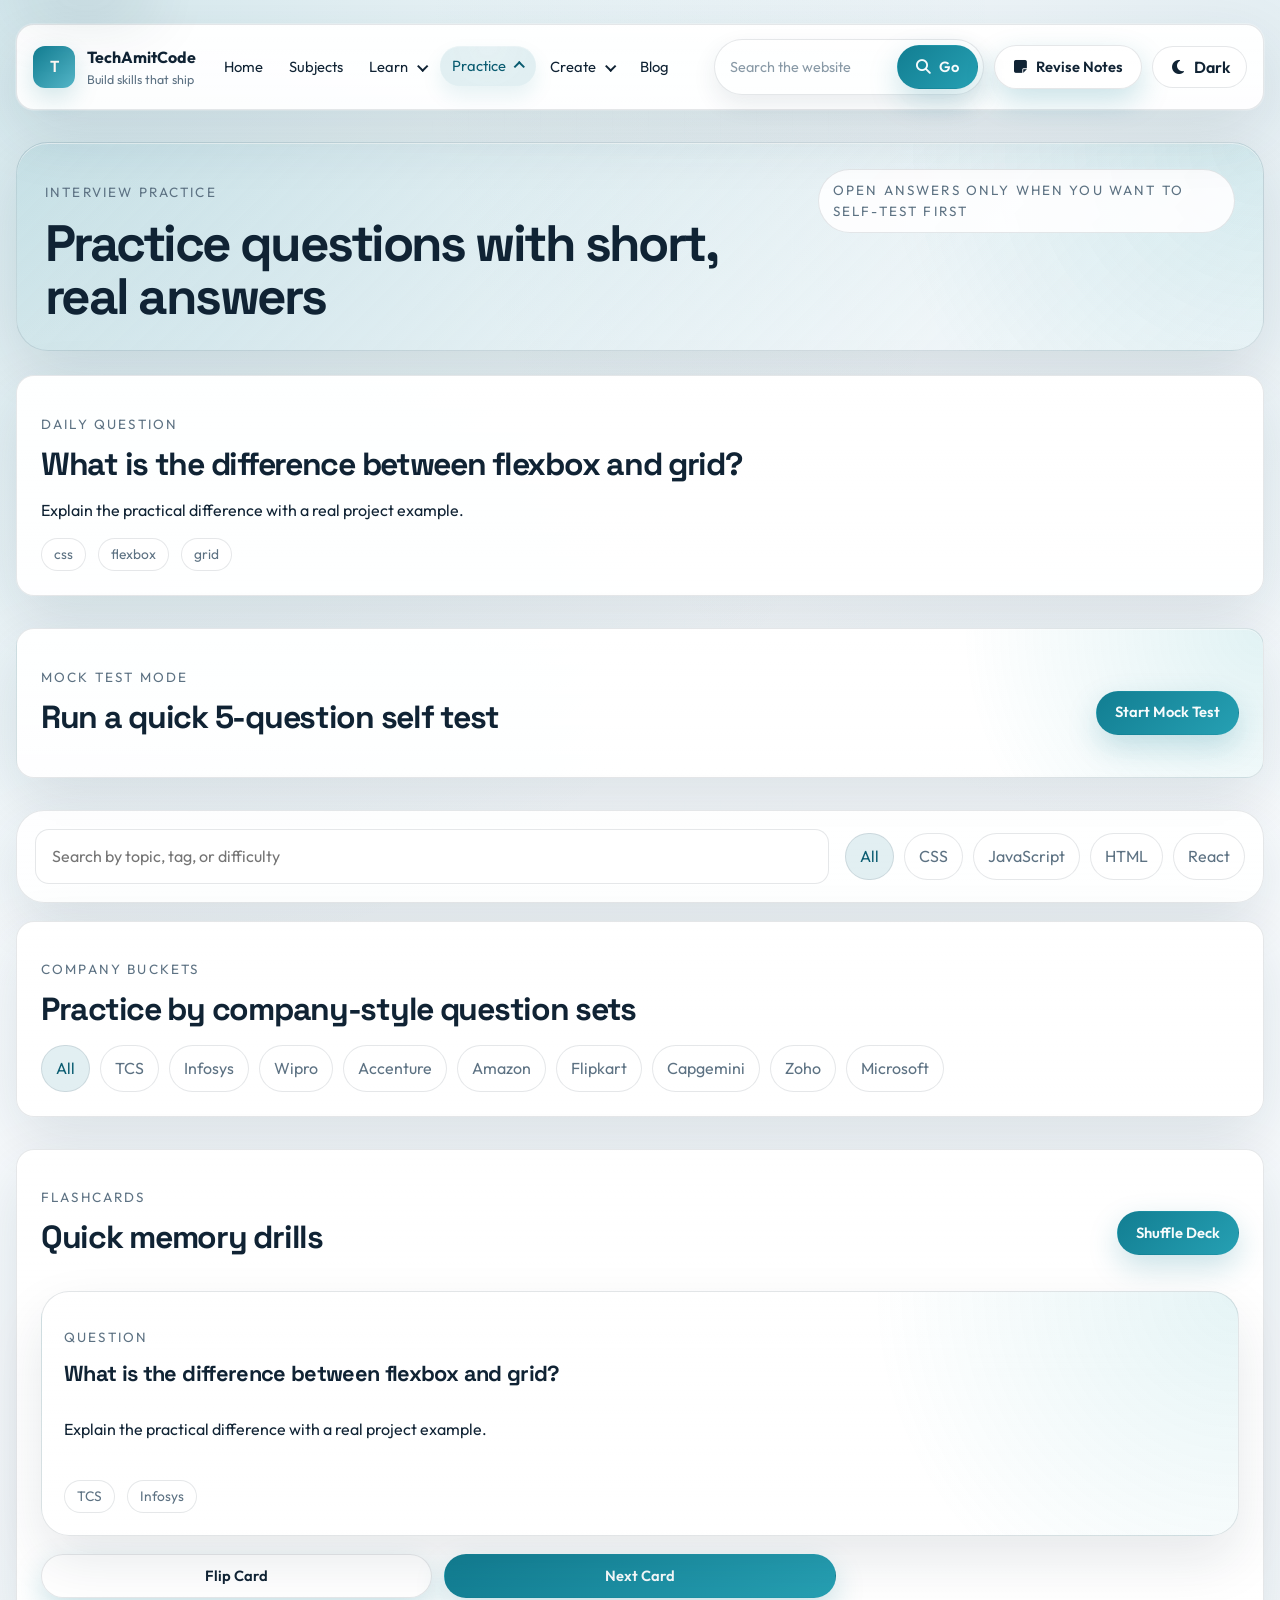
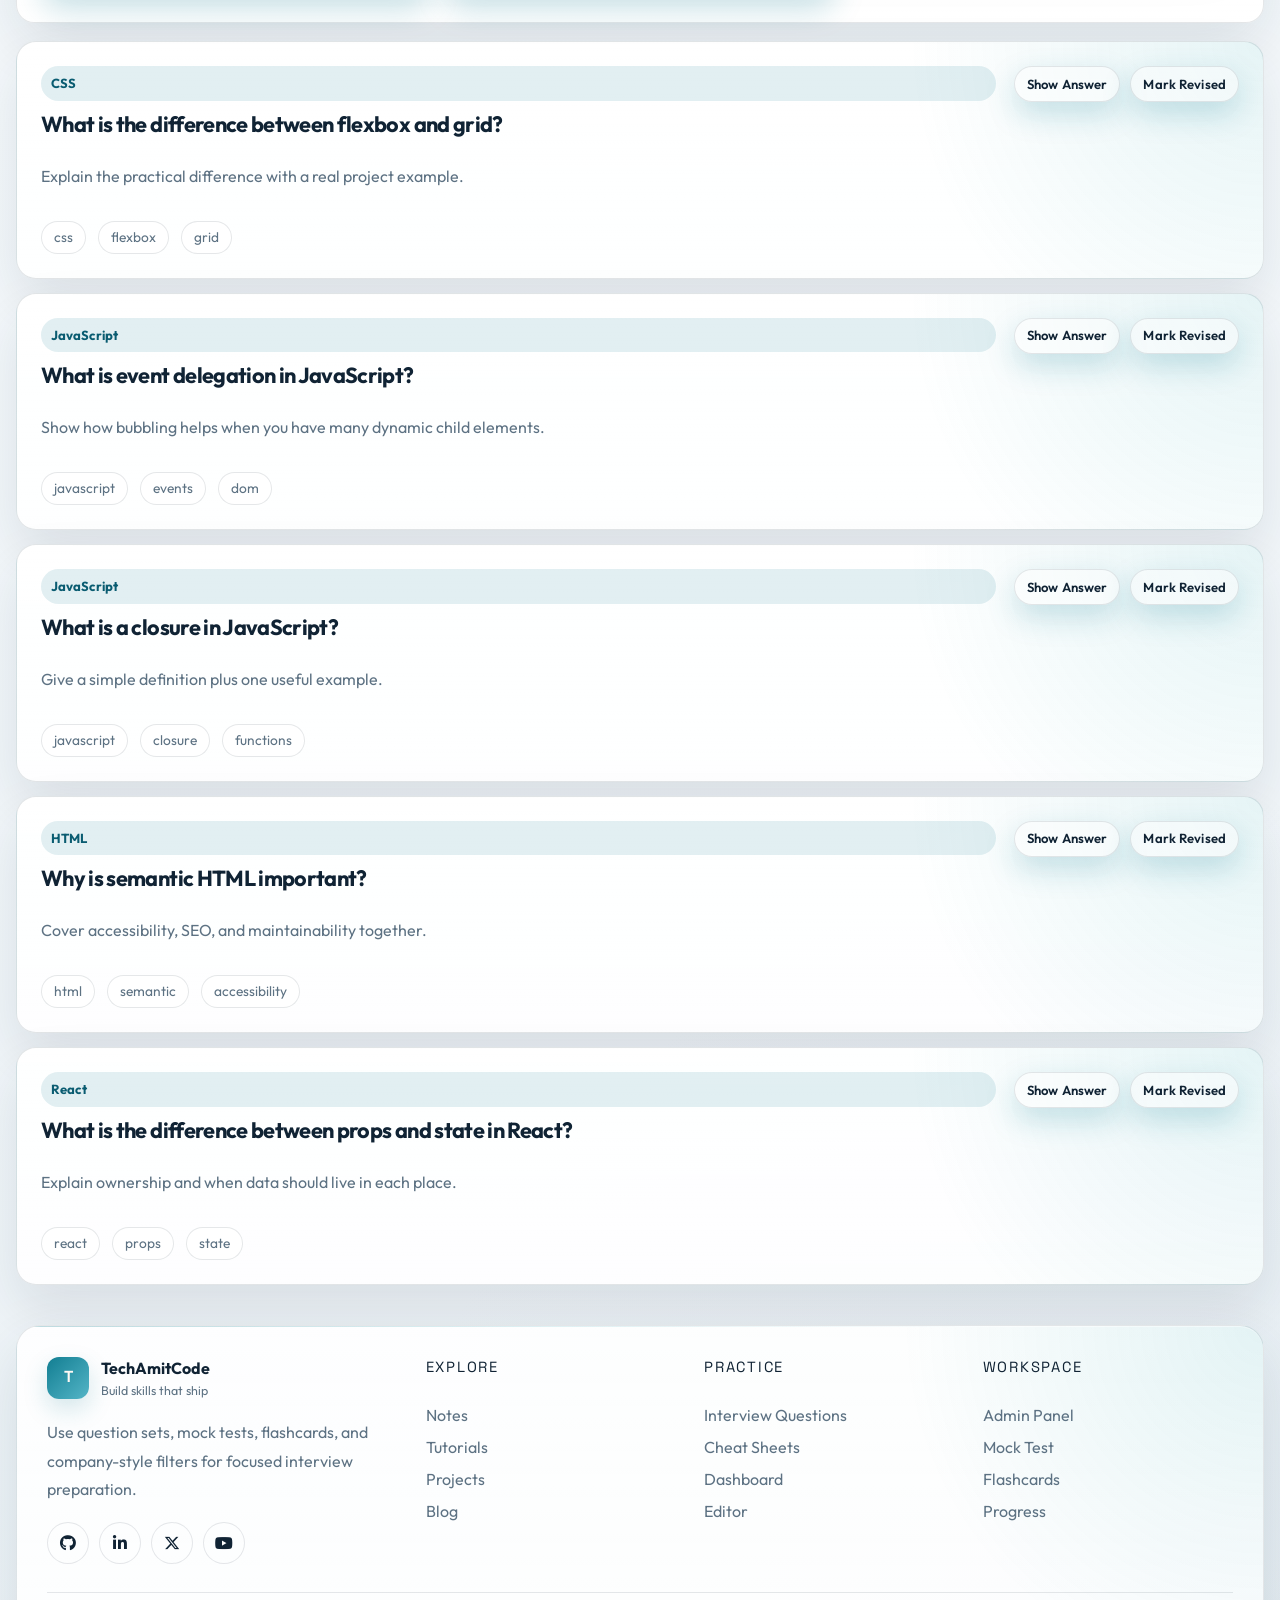
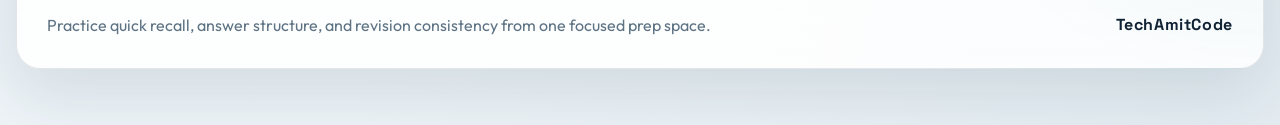
<file: interview.html>
<!DOCTYPE html>
<html lang="en">
<head>
  <meta charset="UTF-8">
  <meta name="viewport" content="width=device-width, initial-scale=1.0">
  <title>TechAmitCode | Interview Questions</title>
  <meta name="description" content="Practice frontend interview questions with searchable answers, code examples, and revision tracking.">
  <meta name="color-scheme" content="light dark">
  <meta name="theme-color" content="#0f7c90">
  <meta property="og:site_name" content="TechAmitCode">
  <meta property="og:title" content="TechAmitCode | Interview Questions">
  <meta property="og:description" content="Practice frontend interview questions with searchable answers, code examples, and revision tracking.">
  <meta property="og:type" content="website">
  <meta name="twitter:card" content="summary_large_image">
  <link rel="icon" type="image/svg+xml" href="favicon.svg">
  <link rel="preconnect" href="https://fonts.googleapis.com">
  <link rel="preconnect" href="https://fonts.gstatic.com" crossorigin>
  <link
    href="https://fonts.googleapis.com/css2?family=Outfit:wght@400;500;600;700;800&family=Space+Grotesk:wght@500;700&display=swap"
    rel="stylesheet"
  >
  <link rel="stylesheet" href="css/style.css">
</head>
<body data-page="interview">
  <div class="site-shell">
    <header class="site-header">
      <a class="brand" href="index.html">
        <span class="brand-mark">T</span>
        <span>
          <strong>TechAmitCode</strong>
          <small>Build skills that ship</small>
        </span>
      </a>
      <button class="nav-toggle" id="navToggle" type="button" aria-expanded="false" aria-controls="siteNav">
        <span></span>
        <span></span>
        <span></span>
      </button>
      <div class="nav-drawer">
        <nav class="site-nav" id="siteNav" aria-label="Primary">
          <a class="nav-link" href="index.html" data-nav="home">Home</a>
          <a class="nav-link" href="subjects.html" data-nav="subjects">Subjects</a>
          <div class="nav-group" data-nav-group="learn">
            <button class="nav-parent" type="button" data-nav-parent="learn" aria-expanded="false">
              <span>Learn</span>
              <span class="nav-caret"></span>
            </button>
            <div class="nav-submenu">
              <a class="nav-sublink" href="notes.html" data-nav="notes">Notes</a>
              <a class="nav-sublink" href="tutorials.html" data-nav="tutorials">Tutorials</a>
              <a class="nav-sublink" href="cheatsheets.html" data-nav="cheatsheets">Cheat Sheets</a>
            </div>
          </div>
          <div class="nav-group" data-nav-group="practice">
            <button class="nav-parent" type="button" data-nav-parent="practice" aria-expanded="false">
              <span>Practice</span>
              <span class="nav-caret"></span>
            </button>
            <div class="nav-submenu">
              <a class="nav-sublink" href="interview.html" data-nav="interview">Interview</a>
              <a class="nav-sublink" href="projects.html" data-nav="projects">Projects</a>
            </div>
          </div>
          <div class="nav-group" data-nav-group="create">
            <button class="nav-parent" type="button" data-nav-parent="create" aria-expanded="false">
              <span>Create</span>
              <span class="nav-caret"></span>
            </button>
            <div class="nav-submenu">
              <a class="nav-sublink" href="writing.html" data-nav="editor">Editor</a>
            </div>
          </div>
          <a class="nav-link" href="blog.html" data-nav="blog">Blog</a>
        </nav>
        <form class="global-search" action="search.html" method="get" role="search">
          <input class="global-search-input" type="search" name="q" placeholder="Search the website" aria-label="Search entire website">
          <button class="button global-search-submit" type="submit">Search</button>
        </form>
        <div class="header-actions">
          <a class="button button-ghost" href="notes.html">Revise Notes</a>
          <button class="theme-toggle" id="themeToggle" type="button" aria-label="Toggle color theme">Theme</button>
        </div>
      </div>
    </header>

    <main class="section">
      <div class="section-heading">
        <div>
          <p class="eyebrow">Interview practice</p>
          <h1>Practice questions with short, real answers</h1>
        </div>
        <div class="status-pill">Open answers only when you want to self-test first</div>
      </div>

      <section class="section-tight">
        <div class="surface" id="dailyQuestionCard"></div>
      </section>

      <section class="surface section mock-panel">
        <div class="section-heading">
          <div>
            <p class="eyebrow">Mock test mode</p>
            <h2>Run a quick 5-question self test</h2>
          </div>
          <button class="button" id="startMockTest" type="button">Start Mock Test</button>
        </div>
        <div id="mockTestPanel" hidden>
          <div class="mock-status">
            <span class="status-pill" id="mockProgressLabel">Question 1 of 5</span>
            <span class="status-pill" id="mockScoreLabel">Score 0/0</span>
          </div>
          <div class="mock-card" id="mockQuestionCard"></div>
          <div class="mock-actions">
            <button class="button button-ghost" id="mockRevealAnswer" type="button">Reveal Answer</button>
            <button class="button button-ghost" id="mockWrongButton" type="button">I Missed This</button>
            <button class="button" id="mockCorrectButton" type="button">I Got This</button>
          </div>
          <p class="form-message" id="mockFeedback" aria-live="polite"></p>
        </div>
      </section>

      <section class="surface filter-panel section">
        <label class="search-field">
          <span class="sr-only">Search interview questions</span>
          <input id="interviewSearch" type="search" placeholder="Search by topic, tag, or difficulty">
        </label>
        <div class="filter-chips" id="interviewChips"></div>
      </section>

      <section class="surface section-tight">
        <div class="section-heading">
          <div>
            <p class="eyebrow">Company buckets</p>
            <h2>Practice by company-style question sets</h2>
          </div>
        </div>
        <div class="filter-chips" id="companyChips"></div>
      </section>

      <section class="surface section flashcard-panel">
        <div class="section-heading">
          <div>
            <p class="eyebrow">Flashcards</p>
            <h2>Quick memory drills</h2>
          </div>
          <button class="button" id="shuffleFlashcards" type="button">Shuffle Deck</button>
        </div>
        <div class="flashcard-card" id="flashcardCard"></div>
        <div class="mock-actions">
          <button class="button button-ghost" id="flipFlashcard" type="button">Flip Card</button>
          <button class="button" id="nextFlashcard" type="button">Next Card</button>
        </div>
      </section>

      <section class="section section-tight">
        <div class="question-list" id="interviewList"></div>
        <p class="empty-state" id="interviewEmpty" hidden>No interview questions matched the current filters.</p>
      </section>
    </main>

    <footer class="site-footer surface">
      <div class="footer-grid">
        <div class="footer-brand">
          <a class="brand" href="index.html">
            <span class="brand-mark">T</span>
            <span><strong>TechAmitCode</strong><small>Build skills that ship</small></span>
          </a>
          <p>Use question sets, mock tests, flashcards, and company-style filters for focused interview preparation.</p>
        </div>
        <div>
          <p class="footer-heading">Explore</p>
          <div class="footer-links">
            <a href="notes.html">Notes</a>
            <a href="tutorials.html">Tutorials</a>
            <a href="projects.html">Projects</a>
            <a href="blog.html">Blog</a>
          </div>
        </div>
        <div>
          <p class="footer-heading">Practice</p>
          <div class="footer-links">
            <a href="interview.html">Interview Questions</a>
            <a href="cheatsheets.html">Cheat Sheets</a>
            <a href="dashboard.html">Dashboard</a>
            <a href="writing.html">Editor</a>
          </div>
        </div>
        <div>
          <p class="footer-heading">Workspace</p>
          <div class="footer-links">
            <a href="admin.html">Admin Panel</a>
            <a href="interview.html">Mock Test</a>
            <a href="interview.html">Flashcards</a>
            <a href="dashboard.html">Progress</a>
          </div>
        </div>
      </div>
      <div class="footer-bottom">
        <p>Practice quick recall, answer structure, and revision consistency from one focused prep space.</p>
        <p>TechAmitCode</p>
      </div>
    </footer>
  </div>

  <script src="script.js"></script>
</body>
</html>
</file>
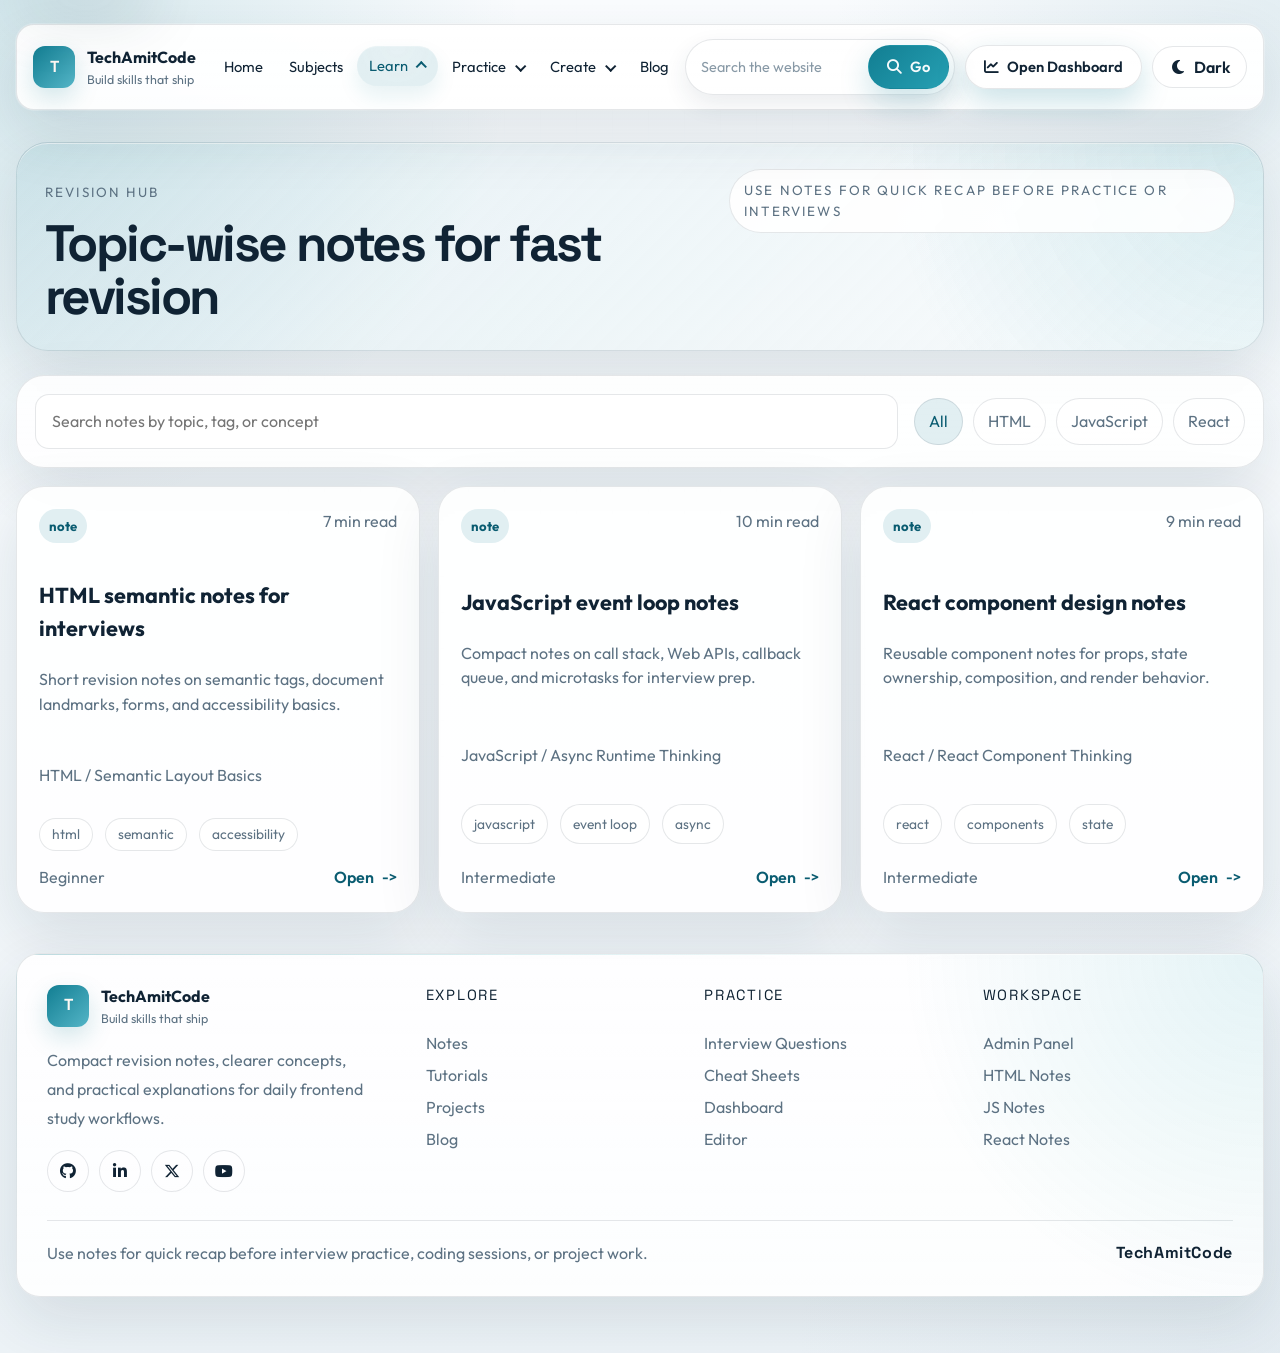
<file: notes.html>
<!DOCTYPE html>
<html lang="en">
<head>
  <meta charset="UTF-8">
  <meta name="viewport" content="width=device-width, initial-scale=1.0">
  <title>TechAmitCode | Notes</title>
  <meta name="description" content="Study short notes on HTML, CSS, JavaScript, and React with filters, bookmarks, and revision actions.">
  <meta name="color-scheme" content="light dark">
  <meta name="theme-color" content="#0f7c90">
  <meta property="og:site_name" content="TechAmitCode">
  <meta property="og:title" content="TechAmitCode | Notes">
  <meta property="og:description" content="Study short notes on HTML, CSS, JavaScript, and React with filters, bookmarks, and revision actions.">
  <meta property="og:type" content="website">
  <meta name="twitter:card" content="summary_large_image">
  <link rel="icon" type="image/svg+xml" href="favicon.svg">
  <link rel="preconnect" href="https://fonts.googleapis.com">
  <link rel="preconnect" href="https://fonts.gstatic.com" crossorigin>
  <link
    href="https://fonts.googleapis.com/css2?family=Outfit:wght@400;500;600;700;800&family=Space+Grotesk:wght@500;700&display=swap"
    rel="stylesheet"
  >
  <link rel="stylesheet" href="css/style.css">
</head>
<body data-page="notes">
  <div class="site-shell">
    <header class="site-header">
      <a class="brand" href="index.html">
        <span class="brand-mark">T</span>
        <span>
          <strong>TechAmitCode</strong>
          <small>Build skills that ship</small>
        </span>
      </a>
      <button class="nav-toggle" id="navToggle" type="button" aria-expanded="false" aria-controls="siteNav">
        <span></span>
        <span></span>
        <span></span>
      </button>
      <div class="nav-drawer">
        <nav class="site-nav" id="siteNav" aria-label="Primary">
          <a class="nav-link" href="index.html" data-nav="home">Home</a>
          <a class="nav-link" href="subjects.html" data-nav="subjects">Subjects</a>
          <div class="nav-group" data-nav-group="learn">
            <button class="nav-parent" type="button" data-nav-parent="learn" aria-expanded="false">
              <span>Learn</span>
              <span class="nav-caret"></span>
            </button>
            <div class="nav-submenu">
              <a class="nav-sublink" href="notes.html" data-nav="notes">Notes</a>
              <a class="nav-sublink" href="tutorials.html" data-nav="tutorials">Tutorials</a>
              <a class="nav-sublink" href="cheatsheets.html" data-nav="cheatsheets">Cheat Sheets</a>
            </div>
          </div>
          <div class="nav-group" data-nav-group="practice">
            <button class="nav-parent" type="button" data-nav-parent="practice" aria-expanded="false">
              <span>Practice</span>
              <span class="nav-caret"></span>
            </button>
            <div class="nav-submenu">
              <a class="nav-sublink" href="interview.html" data-nav="interview">Interview</a>
              <a class="nav-sublink" href="projects.html" data-nav="projects">Projects</a>
            </div>
          </div>
          <div class="nav-group" data-nav-group="create">
            <button class="nav-parent" type="button" data-nav-parent="create" aria-expanded="false">
              <span>Create</span>
              <span class="nav-caret"></span>
            </button>
            <div class="nav-submenu">
              <a class="nav-sublink" href="writing.html" data-nav="editor">Editor</a>
            </div>
          </div>
          <a class="nav-link" href="blog.html" data-nav="blog">Blog</a>
        </nav>
        <form class="global-search" action="search.html" method="get" role="search">
          <input class="global-search-input" type="search" name="q" placeholder="Search the website" aria-label="Search entire website">
          <button class="button global-search-submit" type="submit">Search</button>
        </form>
        <div class="header-actions">
          <a class="button button-ghost" href="dashboard.html">Open Dashboard</a>
          <button class="theme-toggle" id="themeToggle" type="button" aria-label="Toggle color theme">Theme</button>
        </div>
      </div>
    </header>

    <main class="section">
      <div class="section-heading">
        <div>
          <p class="eyebrow">Revision hub</p>
          <h1>Topic-wise notes for fast revision</h1>
        </div>
        <div class="status-pill">Use notes for quick recap before practice or interviews</div>
      </div>

      <section class="surface filter-panel">
        <label class="search-field">
          <span class="sr-only">Search notes</span>
          <input id="listingSearch" type="search" placeholder="Search notes by topic, tag, or concept">
        </label>
        <div class="filter-chips" id="listingChips"></div>
      </section>

      <section class="section section-tight">
        <div class="content-grid" id="listingGrid"></div>
        <p class="empty-state" id="listingEmpty" hidden>No notes matched the current filters.</p>
      </section>
    </main>

    <footer class="site-footer surface">
      <div class="footer-grid">
        <div class="footer-brand">
          <a class="brand" href="index.html">
            <span class="brand-mark">T</span>
            <span><strong>TechAmitCode</strong><small>Build skills that ship</small></span>
          </a>
          <p>Compact revision notes, clearer concepts, and practical explanations for daily frontend study workflows.</p>
        </div>
        <div>
          <p class="footer-heading">Explore</p>
          <div class="footer-links">
            <a href="notes.html">Notes</a>
            <a href="tutorials.html">Tutorials</a>
            <a href="projects.html">Projects</a>
            <a href="blog.html">Blog</a>
          </div>
        </div>
        <div>
          <p class="footer-heading">Practice</p>
          <div class="footer-links">
            <a href="interview.html">Interview Questions</a>
            <a href="cheatsheets.html">Cheat Sheets</a>
            <a href="dashboard.html">Dashboard</a>
            <a href="writing.html">Editor</a>
          </div>
        </div>
        <div>
          <p class="footer-heading">Workspace</p>
          <div class="footer-links">
            <a href="admin.html">Admin Panel</a>
            <a href="content.html?type=note&slug=html-semantic-notes">HTML Notes</a>
            <a href="content.html?type=note&slug=js-event-loop-notes">JS Notes</a>
            <a href="content.html?type=note&slug=react-component-notes">React Notes</a>
          </div>
        </div>
      </div>
      <div class="footer-bottom">
        <p>Use notes for quick recap before interview practice, coding sessions, or project work.</p>
        <p>TechAmitCode</p>
      </div>
    </footer>
  </div>

  <script src="script.js"></script>
</body>
</html>
</file>
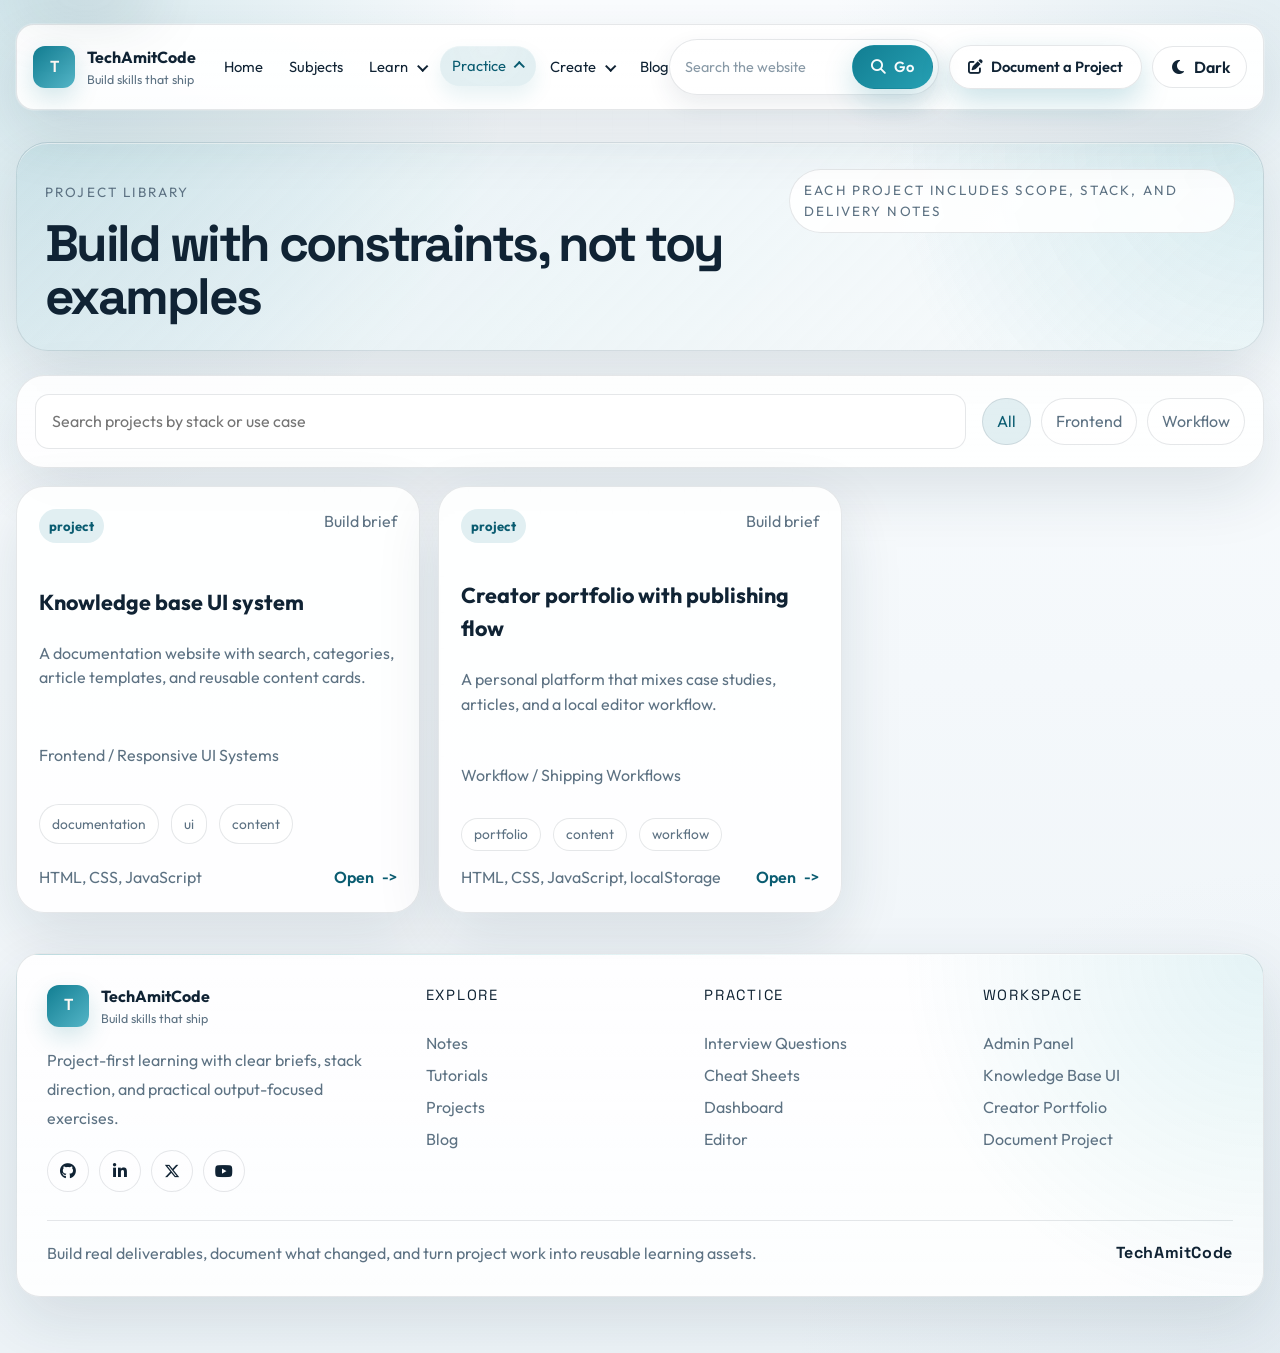
<file: projects.html>
<!DOCTYPE html>
<html lang="en">
<head>
  <meta charset="UTF-8">
  <meta name="viewport" content="width=device-width, initial-scale=1.0">
  <title>TechAmitCode | Projects</title>
  <meta name="description" content="Explore practical web development projects with stack details, outcomes, and implementation notes.">
  <meta name="color-scheme" content="light dark">
  <meta name="theme-color" content="#0f7c90">
  <meta property="og:site_name" content="TechAmitCode">
  <meta property="og:title" content="TechAmitCode | Projects">
  <meta property="og:description" content="Explore practical web development projects with stack details, outcomes, and implementation notes.">
  <meta property="og:type" content="website">
  <meta name="twitter:card" content="summary_large_image">
  <link rel="icon" type="image/svg+xml" href="favicon.svg">
  <link rel="preconnect" href="https://fonts.googleapis.com">
  <link rel="preconnect" href="https://fonts.gstatic.com" crossorigin>
  <link
    href="https://fonts.googleapis.com/css2?family=Outfit:wght@400;500;600;700;800&family=Space+Grotesk:wght@500;700&display=swap"
    rel="stylesheet"
  >
  <link rel="stylesheet" href="css/style.css">
</head>
<body data-page="projects">
  <div class="site-shell">
    <header class="site-header">
      <a class="brand" href="index.html">
        <span class="brand-mark">T</span>
        <span>
          <strong>TechAmitCode</strong>
          <small>Build skills that ship</small>
        </span>
      </a>
      <button class="nav-toggle" id="navToggle" type="button" aria-expanded="false" aria-controls="siteNav">
        <span></span>
        <span></span>
        <span></span>
      </button>
      <div class="nav-drawer">
        <nav class="site-nav" id="siteNav" aria-label="Primary">
          <a class="nav-link" href="index.html" data-nav="home">Home</a>
          <a class="nav-link" href="subjects.html" data-nav="subjects">Subjects</a>
          <div class="nav-group" data-nav-group="learn">
            <button class="nav-parent" type="button" data-nav-parent="learn" aria-expanded="false">
              <span>Learn</span>
              <span class="nav-caret"></span>
            </button>
            <div class="nav-submenu">
              <a class="nav-sublink" href="notes.html" data-nav="notes">Notes</a>
              <a class="nav-sublink" href="tutorials.html" data-nav="tutorials">Tutorials</a>
              <a class="nav-sublink" href="cheatsheets.html" data-nav="cheatsheets">Cheat Sheets</a>
            </div>
          </div>
          <div class="nav-group" data-nav-group="practice">
            <button class="nav-parent" type="button" data-nav-parent="practice" aria-expanded="false">
              <span>Practice</span>
              <span class="nav-caret"></span>
            </button>
            <div class="nav-submenu">
              <a class="nav-sublink" href="interview.html" data-nav="interview">Interview</a>
              <a class="nav-sublink" href="projects.html" data-nav="projects">Projects</a>
            </div>
          </div>
          <div class="nav-group" data-nav-group="create">
            <button class="nav-parent" type="button" data-nav-parent="create" aria-expanded="false">
              <span>Create</span>
              <span class="nav-caret"></span>
            </button>
            <div class="nav-submenu">
              <a class="nav-sublink" href="writing.html" data-nav="editor">Editor</a>
            </div>
          </div>
          <a class="nav-link" href="blog.html" data-nav="blog">Blog</a>
        </nav>
        <form class="global-search" action="search.html" method="get" role="search">
          <input class="global-search-input" type="search" name="q" placeholder="Search the website" aria-label="Search entire website">
          <button class="button global-search-submit" type="submit">Search</button>
        </form>
        <div class="header-actions">
          <a class="button button-ghost" href="writing.html">Document a Project</a>
          <button class="theme-toggle" id="themeToggle" type="button" aria-label="Toggle color theme">Theme</button>
        </div>
      </div>
    </header>

    <main class="section">
      <div class="section-heading">
        <div>
          <p class="eyebrow">Project library</p>
          <h1>Build with constraints, not toy examples</h1>
        </div>
        <div class="status-pill">Each project includes scope, stack, and delivery notes</div>
      </div>

      <section class="surface filter-panel">
        <label class="search-field">
          <span class="sr-only">Search projects</span>
          <input id="listingSearch" type="search" placeholder="Search projects by stack or use case">
        </label>
        <div class="filter-chips" id="listingChips"></div>
      </section>

      <section class="section section-tight">
        <div class="content-grid" id="listingGrid"></div>
        <p class="empty-state" id="listingEmpty" hidden>No projects matched the current filters.</p>
      </section>
    </main>

    <footer class="site-footer surface">
      <div class="footer-grid">
        <div class="footer-brand">
          <a class="brand" href="index.html">
            <span class="brand-mark">T</span>
            <span><strong>TechAmitCode</strong><small>Build skills that ship</small></span>
          </a>
          <p>Project-first learning with clear briefs, stack direction, and practical output-focused exercises.</p>
        </div>
        <div>
          <p class="footer-heading">Explore</p>
          <div class="footer-links">
            <a href="notes.html">Notes</a>
            <a href="tutorials.html">Tutorials</a>
            <a href="projects.html">Projects</a>
            <a href="blog.html">Blog</a>
          </div>
        </div>
        <div>
          <p class="footer-heading">Practice</p>
          <div class="footer-links">
            <a href="interview.html">Interview Questions</a>
            <a href="cheatsheets.html">Cheat Sheets</a>
            <a href="dashboard.html">Dashboard</a>
            <a href="writing.html">Editor</a>
          </div>
        </div>
        <div>
          <p class="footer-heading">Workspace</p>
          <div class="footer-links">
            <a href="admin.html">Admin Panel</a>
            <a href="content.html?type=project&slug=knowledge-base-ui">Knowledge Base UI</a>
            <a href="content.html?type=project&slug=creator-portfolio">Creator Portfolio</a>
            <a href="writing.html">Document Project</a>
          </div>
        </div>
      </div>
      <div class="footer-bottom">
        <p>Build real deliverables, document what changed, and turn project work into reusable learning assets.</p>
        <p>TechAmitCode</p>
      </div>
    </footer>
  </div>

  <script src="script.js"></script>
</body>
</html>
</file>
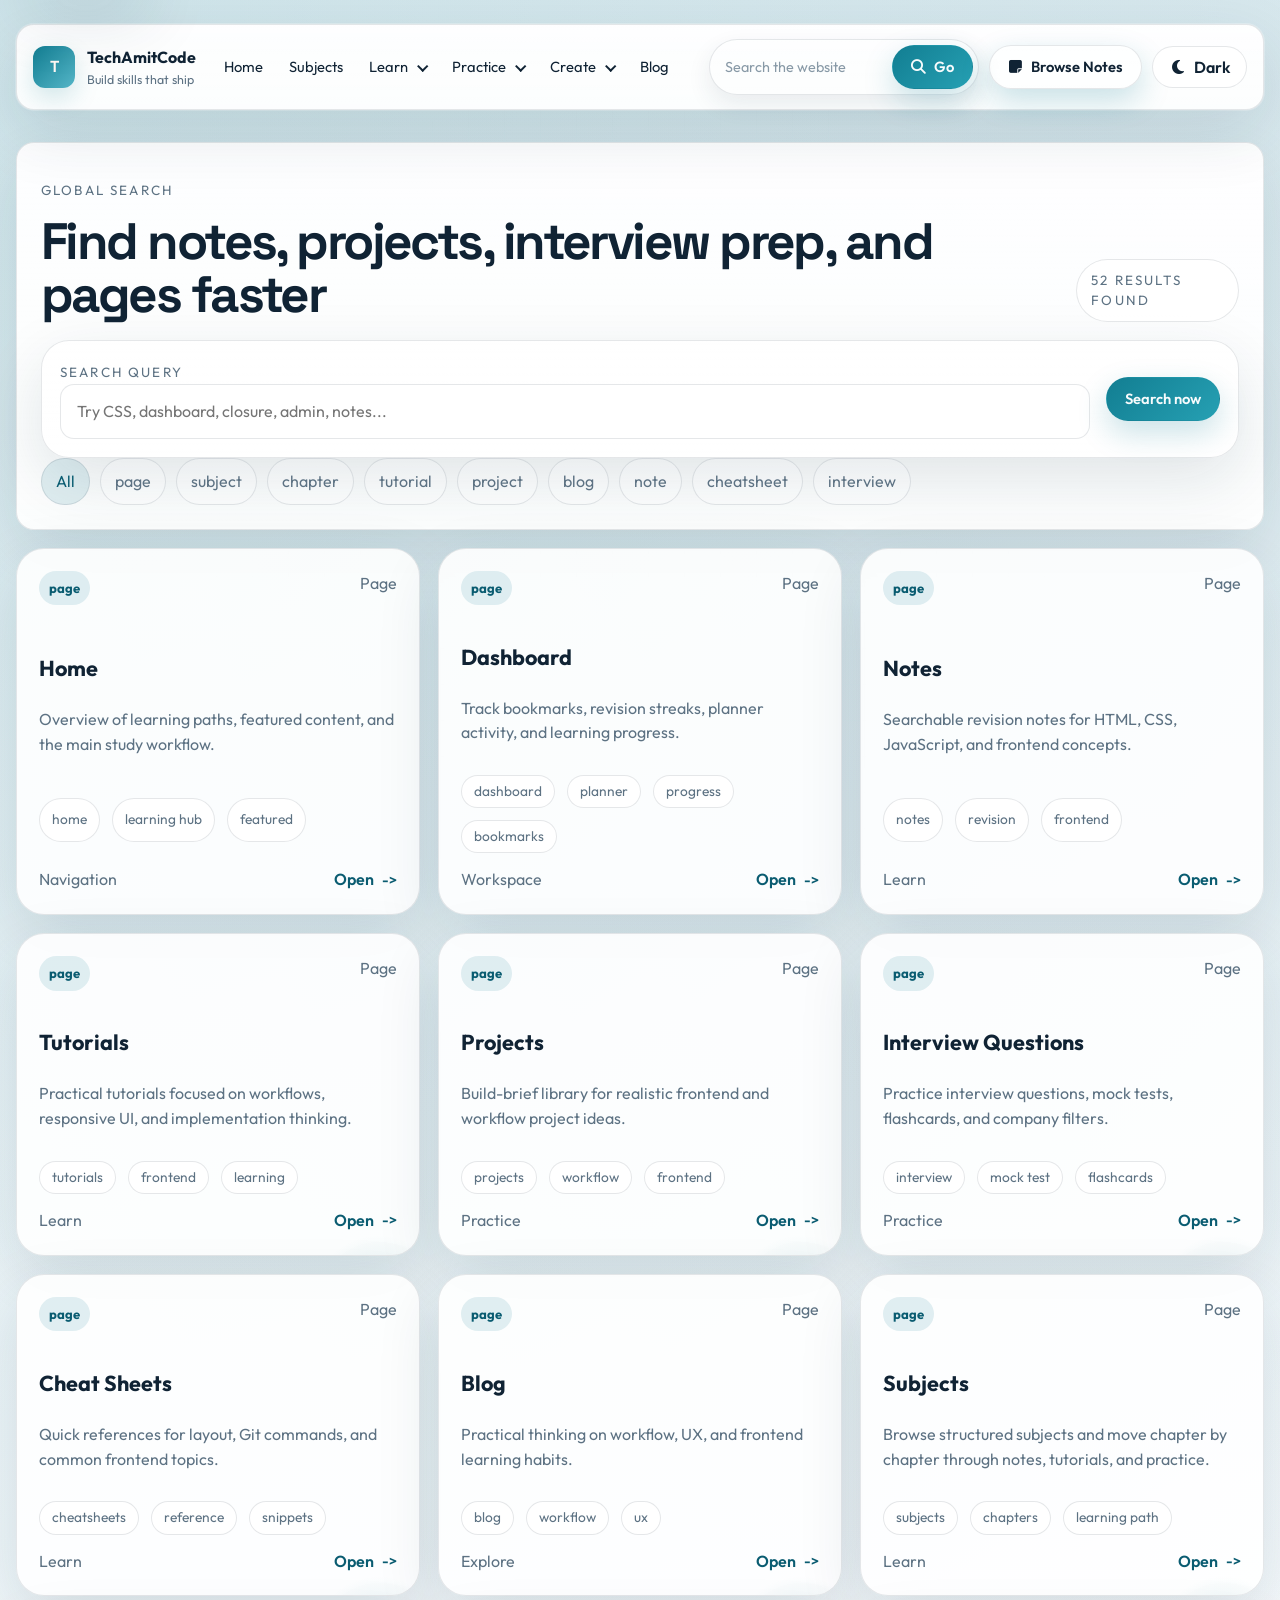
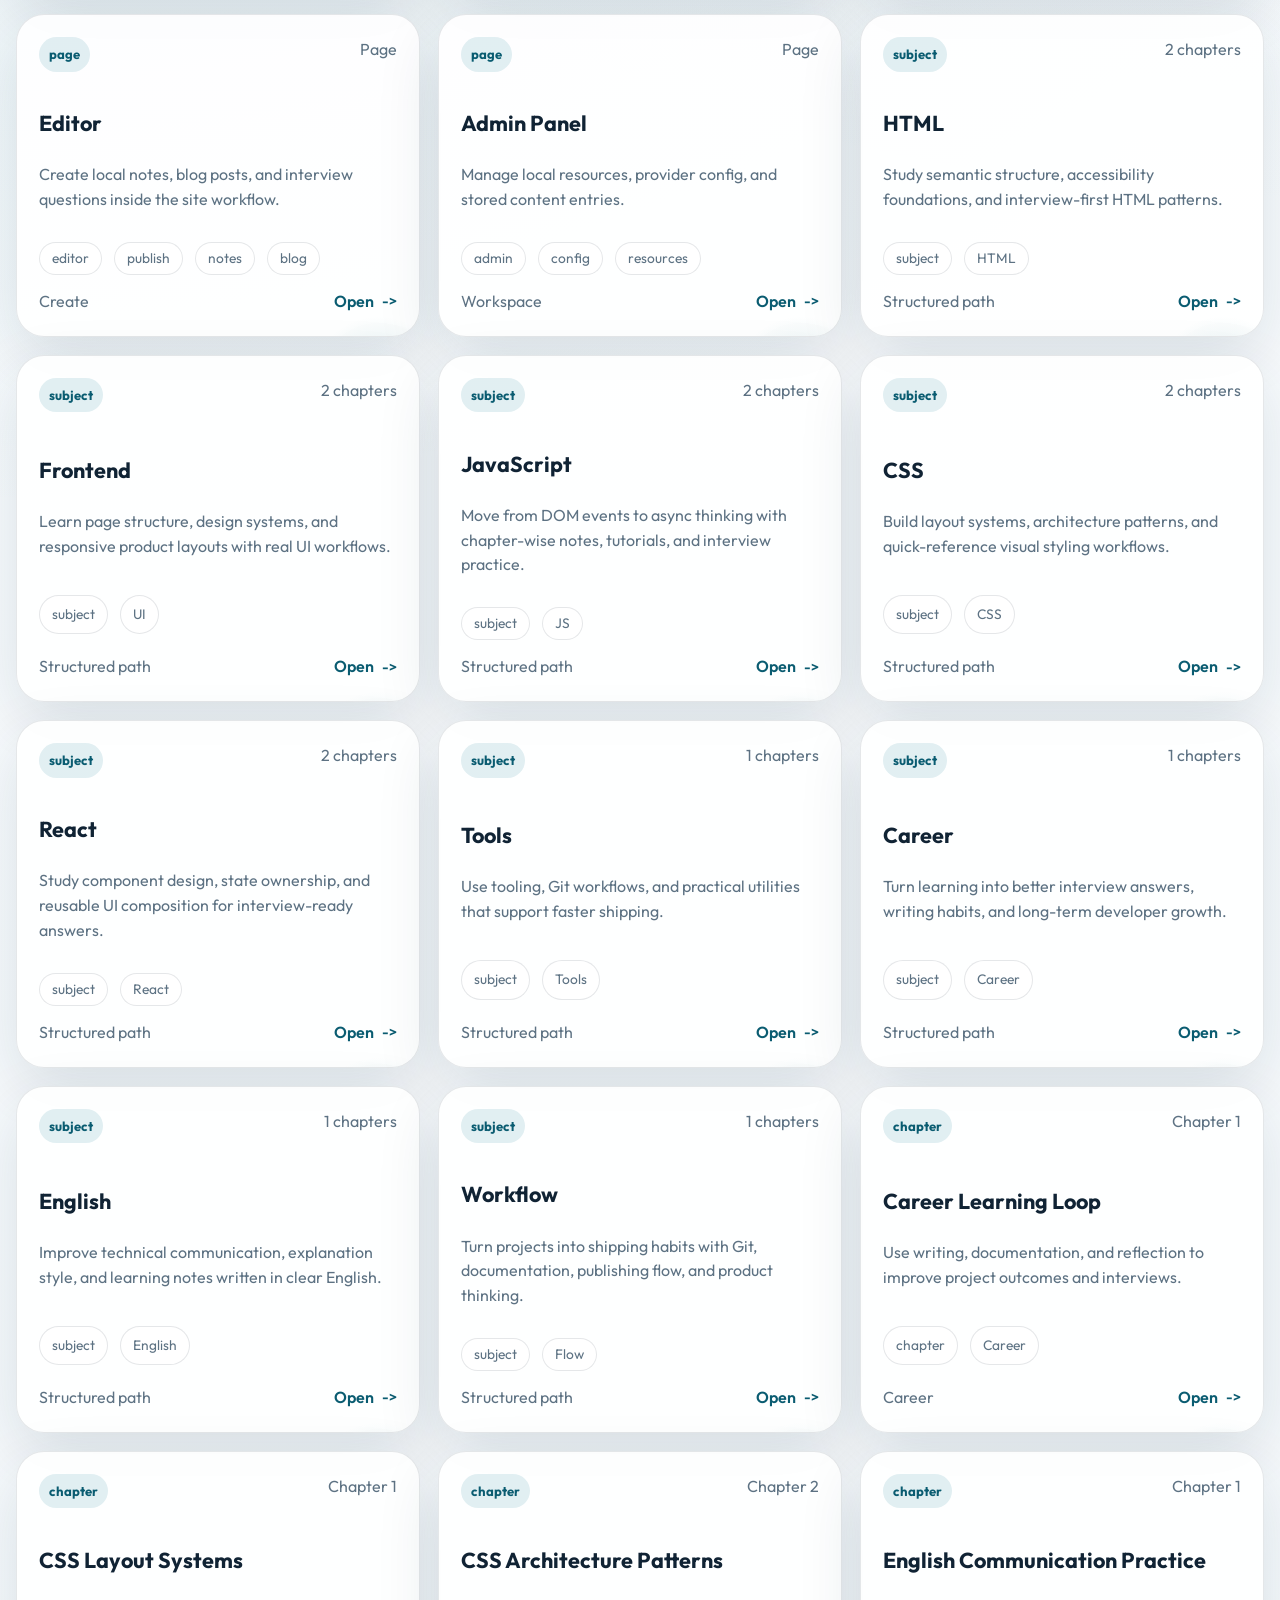
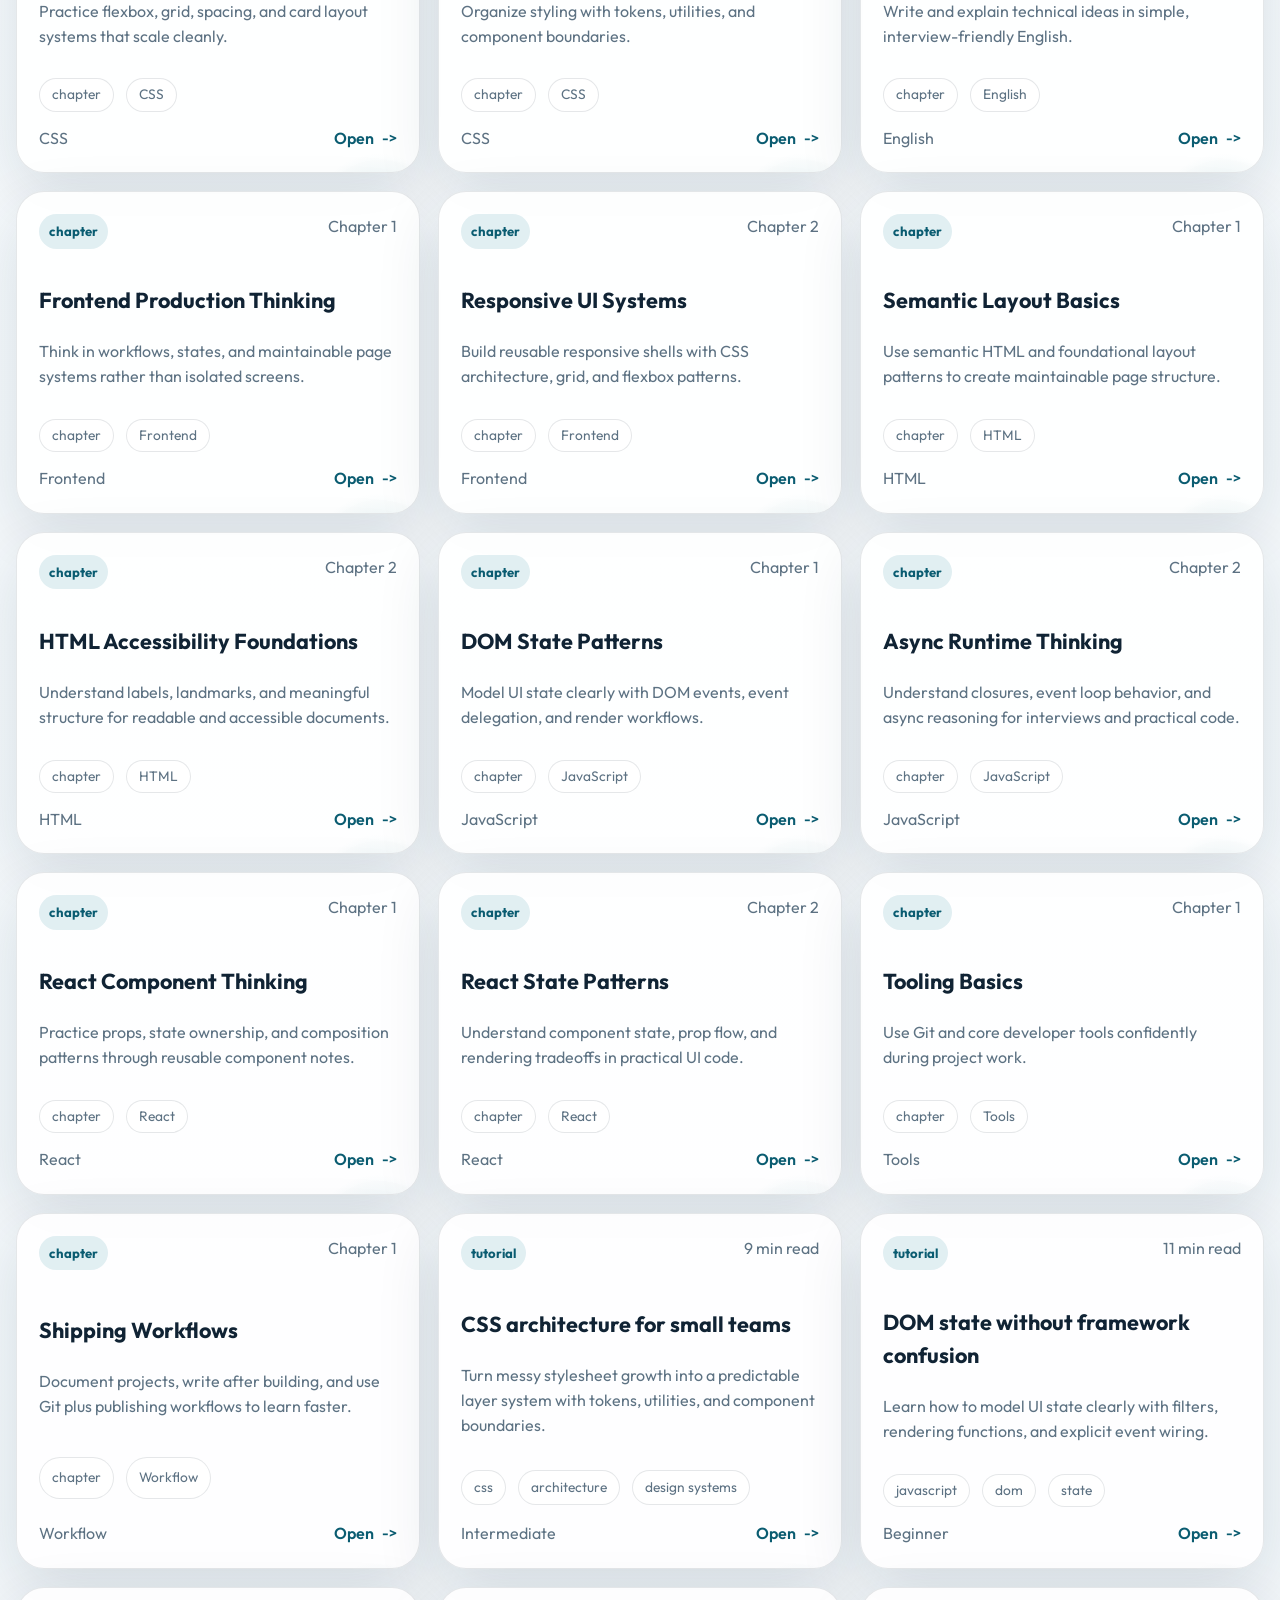
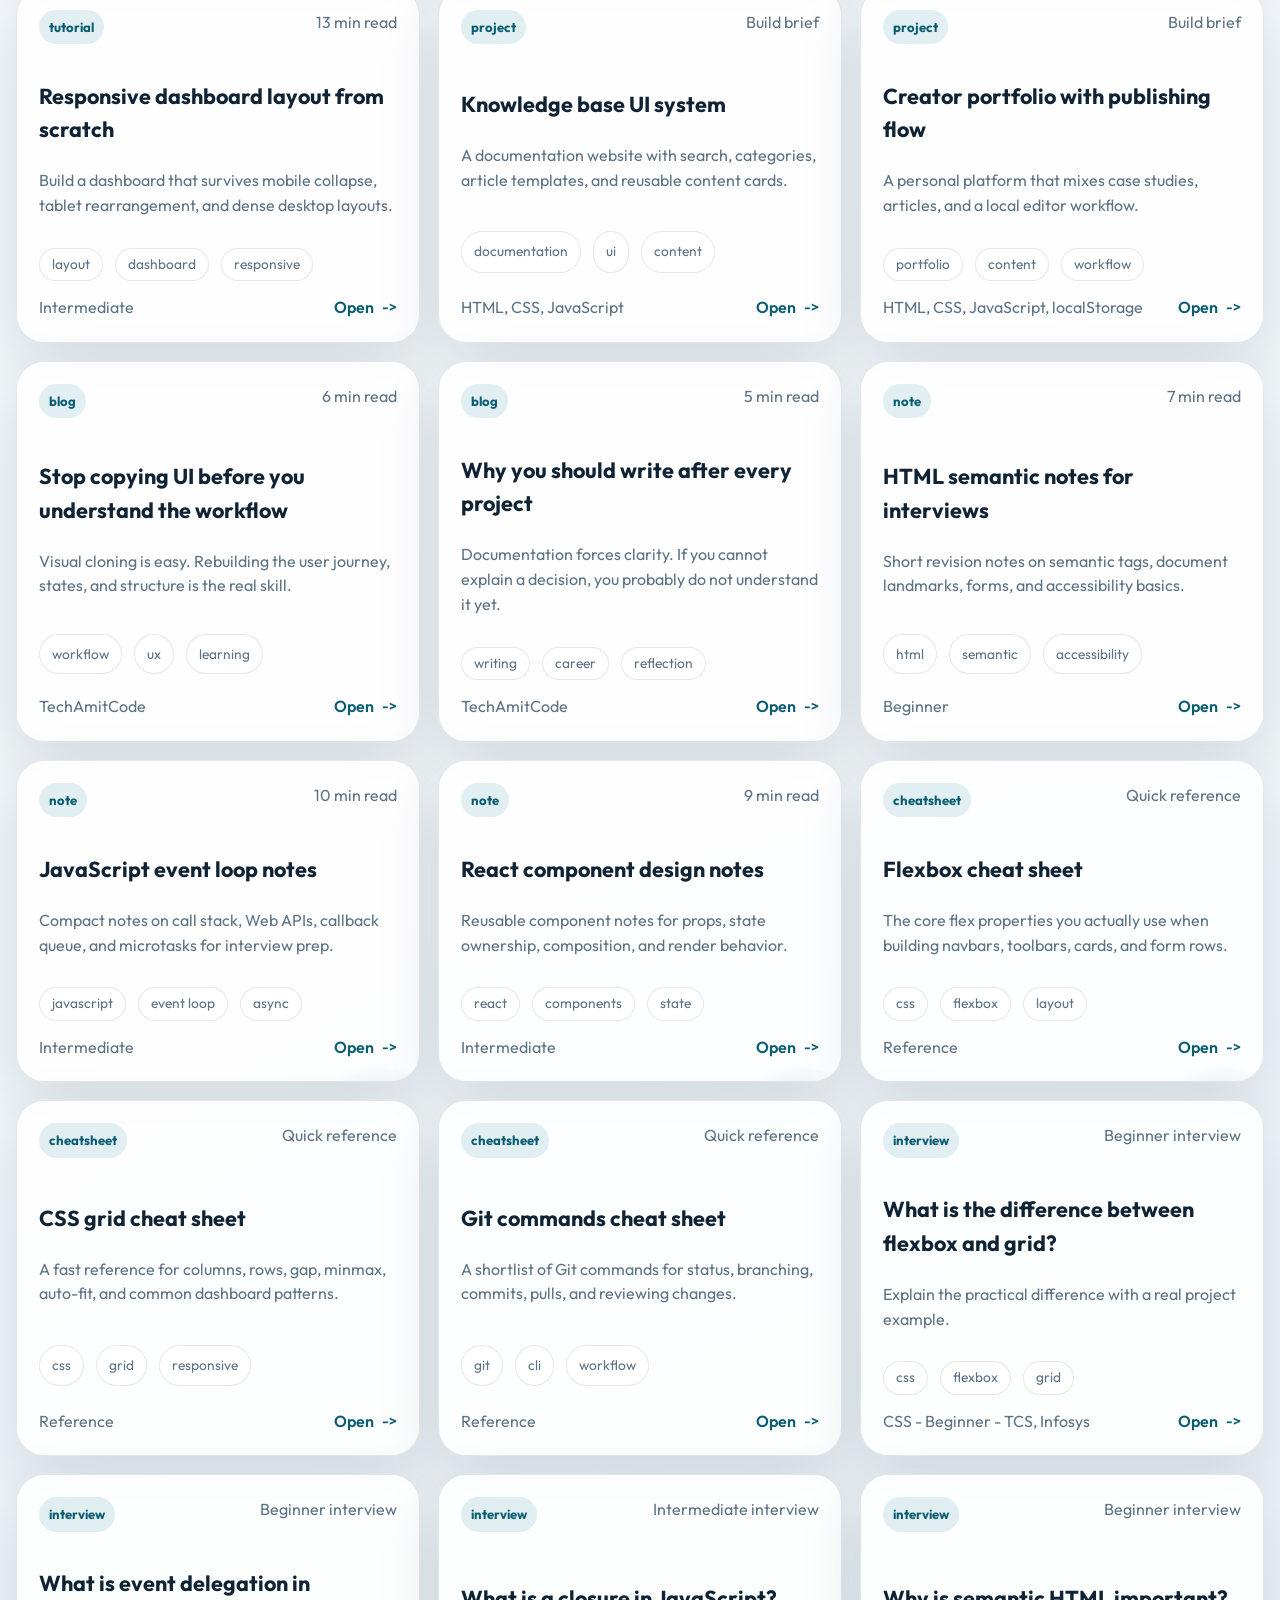
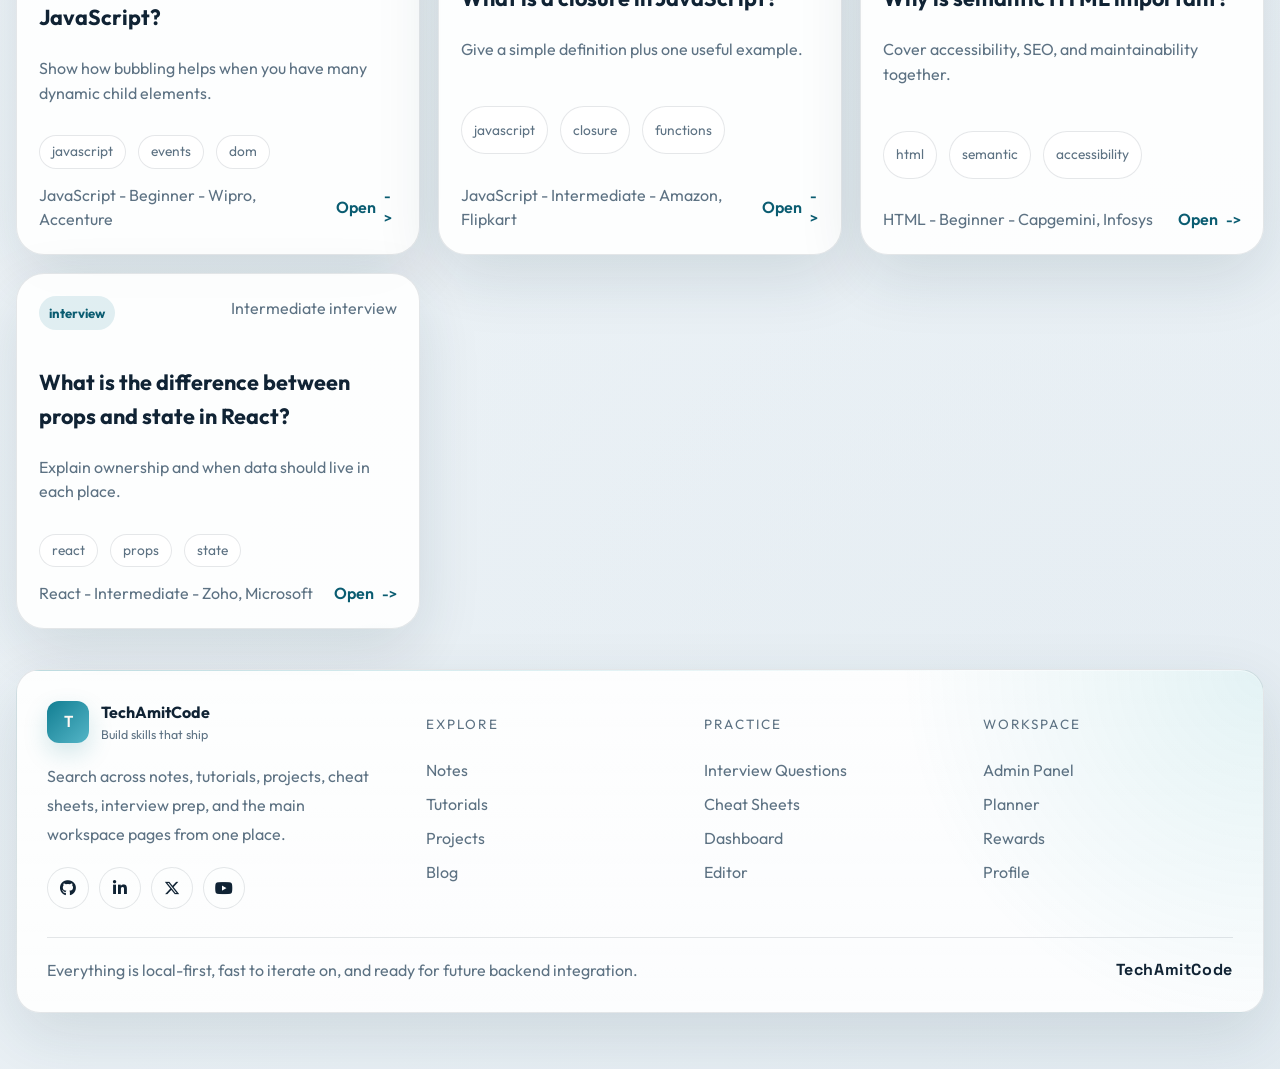
<file: search.html>
<!DOCTYPE html>
<html lang="en">
<head>
  <meta charset="UTF-8">
  <meta name="viewport" content="width=device-width, initial-scale=1.0">
  <title>TechAmitCode | Search</title>
  <meta name="description" content="Search notes, tutorials, projects, blog posts, cheat sheets, interview questions, and core workspace pages.">
  <meta name="color-scheme" content="light dark">
  <meta name="theme-color" content="#0f7c90">
  <meta property="og:site_name" content="TechAmitCode">
  <meta property="og:title" content="TechAmitCode | Search">
  <meta property="og:description" content="Search notes, tutorials, projects, blog posts, cheat sheets, interview questions, and core workspace pages.">
  <meta property="og:type" content="website">
  <meta name="twitter:card" content="summary_large_image">
  <link rel="icon" type="image/svg+xml" href="favicon.svg">
  <link rel="preconnect" href="https://fonts.googleapis.com">
  <link rel="preconnect" href="https://fonts.gstatic.com" crossorigin>
  <link
    href="https://fonts.googleapis.com/css2?family=Outfit:wght@400;500;600;700;800&family=Space+Grotesk:wght@500;700&display=swap"
    rel="stylesheet"
  >
  <link rel="stylesheet" href="css/style.css">
</head>
<body data-page="search">
  <div class="site-shell">
    <header class="site-header">
      <a class="brand" href="index.html">
        <span class="brand-mark">T</span>
        <span>
          <strong>TechAmitCode</strong>
          <small>Build skills that ship</small>
        </span>
      </a>
      <button class="nav-toggle" id="navToggle" type="button" aria-expanded="false" aria-controls="siteNav">
        <span></span>
        <span></span>
        <span></span>
      </button>
      <div class="nav-drawer">
        <nav class="site-nav" id="siteNav" aria-label="Primary">
          <a class="nav-link" href="index.html" data-nav="home">Home</a>
          <a class="nav-link" href="subjects.html" data-nav="subjects">Subjects</a>
          <div class="nav-group" data-nav-group="learn">
            <button class="nav-parent" type="button" data-nav-parent="learn" aria-expanded="false">
              <span>Learn</span>
              <span class="nav-caret"></span>
            </button>
            <div class="nav-submenu">
              <a class="nav-sublink" href="notes.html" data-nav="notes">Notes</a>
              <a class="nav-sublink" href="tutorials.html" data-nav="tutorials">Tutorials</a>
              <a class="nav-sublink" href="cheatsheets.html" data-nav="cheatsheets">Cheat Sheets</a>
            </div>
          </div>
          <div class="nav-group" data-nav-group="practice">
            <button class="nav-parent" type="button" data-nav-parent="practice" aria-expanded="false">
              <span>Practice</span>
              <span class="nav-caret"></span>
            </button>
            <div class="nav-submenu">
              <a class="nav-sublink" href="interview.html" data-nav="interview">Interview</a>
              <a class="nav-sublink" href="projects.html" data-nav="projects">Projects</a>
            </div>
          </div>
          <div class="nav-group" data-nav-group="create">
            <button class="nav-parent" type="button" data-nav-parent="create" aria-expanded="false">
              <span>Create</span>
              <span class="nav-caret"></span>
            </button>
            <div class="nav-submenu">
              <a class="nav-sublink" href="writing.html" data-nav="editor">Editor</a>
            </div>
          </div>
          <a class="nav-link" href="blog.html" data-nav="blog">Blog</a>
        </nav>
        <form class="global-search" action="search.html" method="get" role="search">
          <input class="global-search-input" type="search" name="q" placeholder="Search the website" aria-label="Search entire website">
          <button class="button global-search-submit" type="submit">Search</button>
        </form>
        <div class="header-actions">
          <a class="button button-ghost" href="notes.html">Browse Notes</a>
          <button class="theme-toggle" id="themeToggle" type="button" aria-label="Toggle color theme">Theme</button>
        </div>
      </div>
    </header>

    <main class="section">
      <section class="surface search-hero">
        <div class="section-heading">
          <div>
            <p class="eyebrow">Global search</p>
            <h1>Find notes, projects, interview prep, and pages faster</h1>
          </div>
          <div class="status-pill" id="searchCount">0 results found</div>
        </div>
        <form class="filter-panel search-page-form" id="searchPageForm" role="search">
          <label class="search-field">
            <span class="eyebrow">Search query</span>
            <input id="searchPageInput" type="search" name="q" placeholder="Try CSS, dashboard, closure, admin, notes...">
          </label>
          <button class="button" type="submit">Search now</button>
        </form>
        <div class="filter-chips" id="searchTypeChips"></div>
      </section>

      <section class="section section-tight">
        <div class="content-grid search-results-grid" id="searchResults"></div>
        <p class="empty-state" id="searchEmpty" hidden>No matching results yet. Try another keyword or switch the search type.</p>
      </section>
    </main>

    <footer class="site-footer surface">
      <div class="footer-grid">
        <div class="footer-brand">
          <a class="brand" href="index.html">
            <span class="brand-mark">T</span>
            <span><strong>TechAmitCode</strong><small>Build skills that ship</small></span>
          </a>
          <p>Search across notes, tutorials, projects, cheat sheets, interview prep, and the main workspace pages from one place.</p>
        </div>
        <div>
          <p class="eyebrow">Explore</p>
          <a href="notes.html">Notes</a>
          <a href="tutorials.html">Tutorials</a>
          <a href="projects.html">Projects</a>
          <a href="blog.html">Blog</a>
        </div>
        <div>
          <p class="eyebrow">Practice</p>
          <a href="interview.html">Interview Questions</a>
          <a href="cheatsheets.html">Cheat Sheets</a>
          <a href="dashboard.html">Dashboard</a>
          <a href="writing.html">Editor</a>
        </div>
        <div>
          <p class="eyebrow">Workspace</p>
          <a href="admin.html">Admin Panel</a>
          <a href="dashboard.html">Planner</a>
          <a href="dashboard.html">Rewards</a>
          <a href="dashboard.html">Profile</a>
        </div>
      </div>
      <div class="footer-bottom">
        <p>Everything is local-first, fast to iterate on, and ready for future backend integration.</p>
        <a href="index.html">TechAmitCode</a>
      </div>
    </footer>
  </div>

  <script src="script.js"></script>
</body>
</html>
</file>
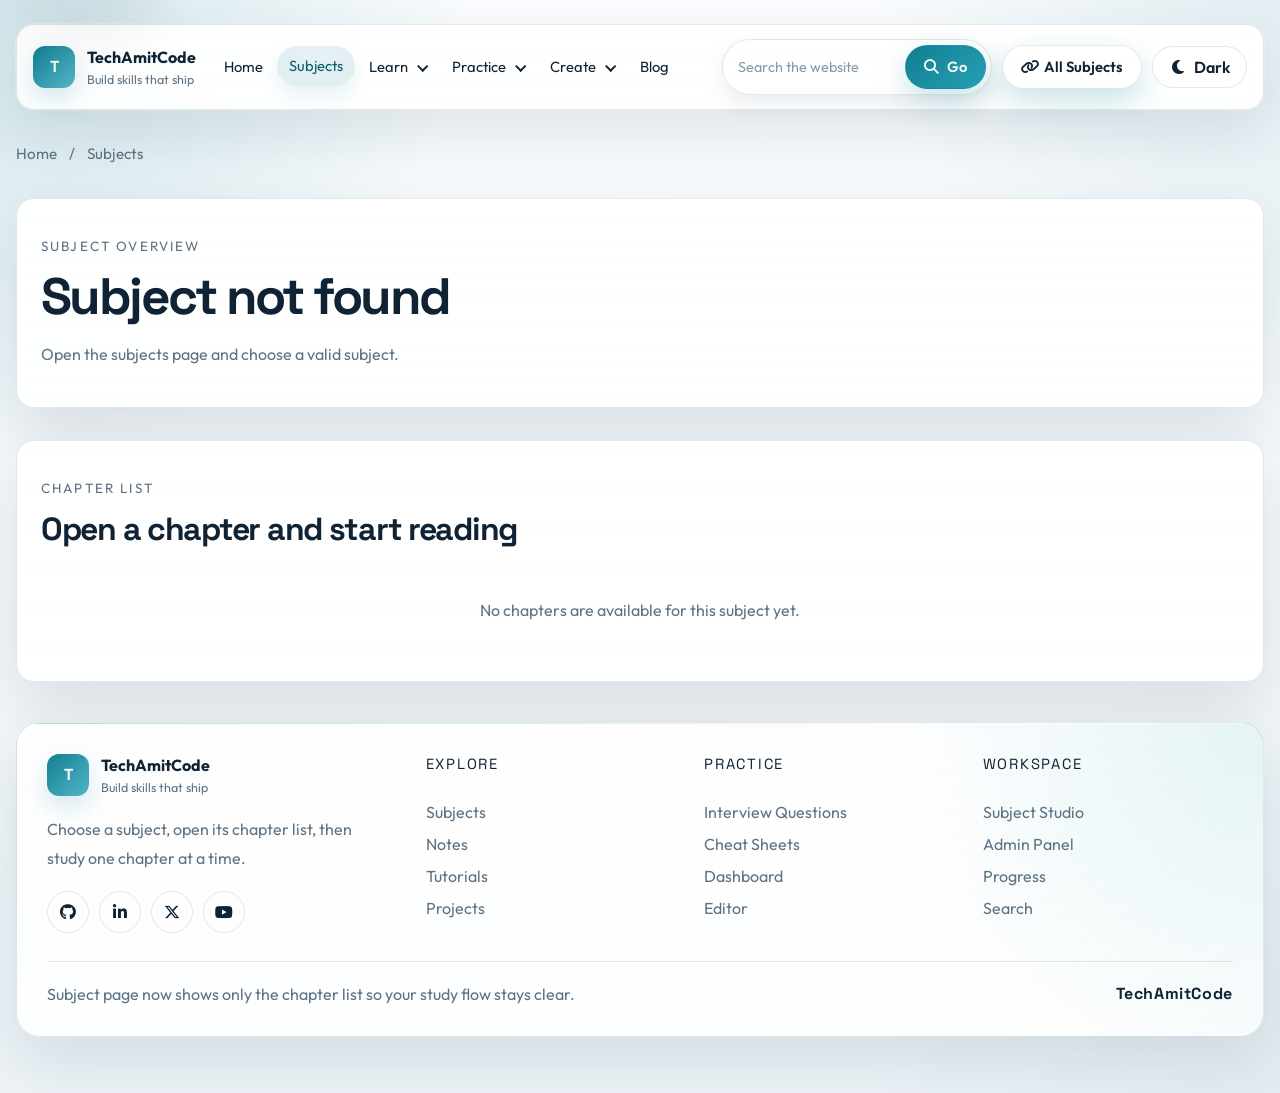
<file: subject.html>
<!DOCTYPE html>
<html lang="en">
<head>
  <meta charset="UTF-8">
  <meta name="viewport" content="width=device-width, initial-scale=1.0">
  <title>TechAmitCode | Subject</title>
  <meta name="description" content="Open a subject and browse all chapters in one place.">
  <meta name="color-scheme" content="light dark">
  <meta name="theme-color" content="#0f7c90">
  <meta property="og:site_name" content="TechAmitCode">
  <meta property="og:title" content="TechAmitCode | Subject">
  <meta property="og:description" content="Open a subject and browse all chapters in one place.">
  <meta property="og:type" content="website">
  <meta name="twitter:card" content="summary_large_image">
  <link rel="icon" type="image/svg+xml" href="favicon.svg">
  <link rel="preconnect" href="https://fonts.googleapis.com">
  <link rel="preconnect" href="https://fonts.gstatic.com" crossorigin>
  <link
    href="https://fonts.googleapis.com/css2?family=Outfit:wght@400;500;600;700;800&family=Space+Grotesk:wght@500;700&display=swap"
    rel="stylesheet"
  >
  <link rel="stylesheet" href="css/style.css">
</head>
<body data-page="subject">
  <div class="site-shell">
    <header class="site-header">
      <a class="brand" href="index.html">
        <span class="brand-mark">T</span>
        <span>
          <strong>TechAmitCode</strong>
          <small>Build skills that ship</small>
        </span>
      </a>
      <button class="nav-toggle" id="navToggle" type="button" aria-expanded="false" aria-controls="siteNav">
        <span></span>
        <span></span>
        <span></span>
      </button>
      <div class="nav-drawer">
        <nav class="site-nav" id="siteNav" aria-label="Primary">
          <a class="nav-link" href="index.html" data-nav="home">Home</a>
          <a class="nav-link" href="subjects.html" data-nav="subjects">Subjects</a>
          <div class="nav-group" data-nav-group="learn">
            <button class="nav-parent" type="button" data-nav-parent="learn" aria-expanded="false">
              <span>Learn</span>
              <span class="nav-caret"></span>
            </button>
            <div class="nav-submenu">
              <a class="nav-sublink" href="notes.html" data-nav="notes">Notes</a>
              <a class="nav-sublink" href="tutorials.html" data-nav="tutorials">Tutorials</a>
              <a class="nav-sublink" href="cheatsheets.html" data-nav="cheatsheets">Cheat Sheets</a>
            </div>
          </div>
          <div class="nav-group" data-nav-group="practice">
            <button class="nav-parent" type="button" data-nav-parent="practice" aria-expanded="false">
              <span>Practice</span>
              <span class="nav-caret"></span>
            </button>
            <div class="nav-submenu">
              <a class="nav-sublink" href="interview.html" data-nav="interview">Interview</a>
              <a class="nav-sublink" href="projects.html" data-nav="projects">Projects</a>
            </div>
          </div>
          <div class="nav-group" data-nav-group="create">
            <button class="nav-parent" type="button" data-nav-parent="create" aria-expanded="false">
              <span>Create</span>
              <span class="nav-caret"></span>
            </button>
            <div class="nav-submenu">
              <a class="nav-sublink" href="writing.html" data-nav="editor">Editor</a>
            </div>
          </div>
          <a class="nav-link" href="blog.html" data-nav="blog">Blog</a>
        </nav>
        <form class="global-search" action="search.html" method="get" role="search">
          <input class="global-search-input" type="search" name="q" placeholder="Search the website" aria-label="Search entire website">
          <button class="button global-search-submit" type="submit">Search</button>
        </form>
        <div class="header-actions">
          <a class="button button-ghost" href="subjects.html">All Subjects</a>
          <button class="theme-toggle" id="themeToggle" type="button" aria-label="Toggle color theme">Theme</button>
        </div>
      </div>
    </header>

    <main class="section">
      <nav class="breadcrumb" id="subjectBreadcrumb" aria-label="Breadcrumb"></nav>

      <section class="surface section">
        <div class="section-heading">
          <div>
            <p class="eyebrow">Subject overview</p>
            <h1 id="subjectDetailTitle">Loading subject...</h1>
          </div>
          <div class="subject-meta-row" id="subjectDetailMeta"></div>
        </div>
        <p class="card-excerpt" id="subjectDetailDescription"></p>
      </section>

      <section class="surface section">
        <div class="section-heading">
          <div>
            <p class="eyebrow">Chapter list</p>
            <h2>Open a chapter and start reading</h2>
          </div>
        </div>
        <div class="content-grid" id="subjectDetailChapters"></div>
        <p class="empty-state" id="subjectDetailEmpty" hidden>No chapters are available for this subject yet.</p>
      </section>
    </main>

    <footer class="site-footer surface">
      <div class="footer-grid">
        <div class="footer-brand">
          <a class="brand" href="index.html">
            <span class="brand-mark">T</span>
            <span><strong>TechAmitCode</strong><small>Build skills that ship</small></span>
          </a>
          <p>Choose a subject, open its chapter list, then study one chapter at a time.</p>
        </div>
        <div>
          <p class="footer-heading">Explore</p>
          <div class="footer-links">
            <a href="subjects.html">Subjects</a>
            <a href="notes.html">Notes</a>
            <a href="tutorials.html">Tutorials</a>
            <a href="projects.html">Projects</a>
          </div>
        </div>
        <div>
          <p class="footer-heading">Practice</p>
          <div class="footer-links">
            <a href="interview.html">Interview Questions</a>
            <a href="cheatsheets.html">Cheat Sheets</a>
            <a href="dashboard.html">Dashboard</a>
            <a href="writing.html">Editor</a>
          </div>
        </div>
        <div>
          <p class="footer-heading">Workspace</p>
          <div class="footer-links">
            <a href="admin.html#subjectStudio">Subject Studio</a>
            <a href="admin.html">Admin Panel</a>
            <a href="dashboard.html">Progress</a>
            <a href="search.html">Search</a>
          </div>
        </div>
      </div>
      <div class="footer-bottom">
        <p>Subject page now shows only the chapter list so your study flow stays clear.</p>
        <p>TechAmitCode</p>
      </div>
    </footer>
  </div>

  <script src="script.js"></script>
</body>
</html>
</file>
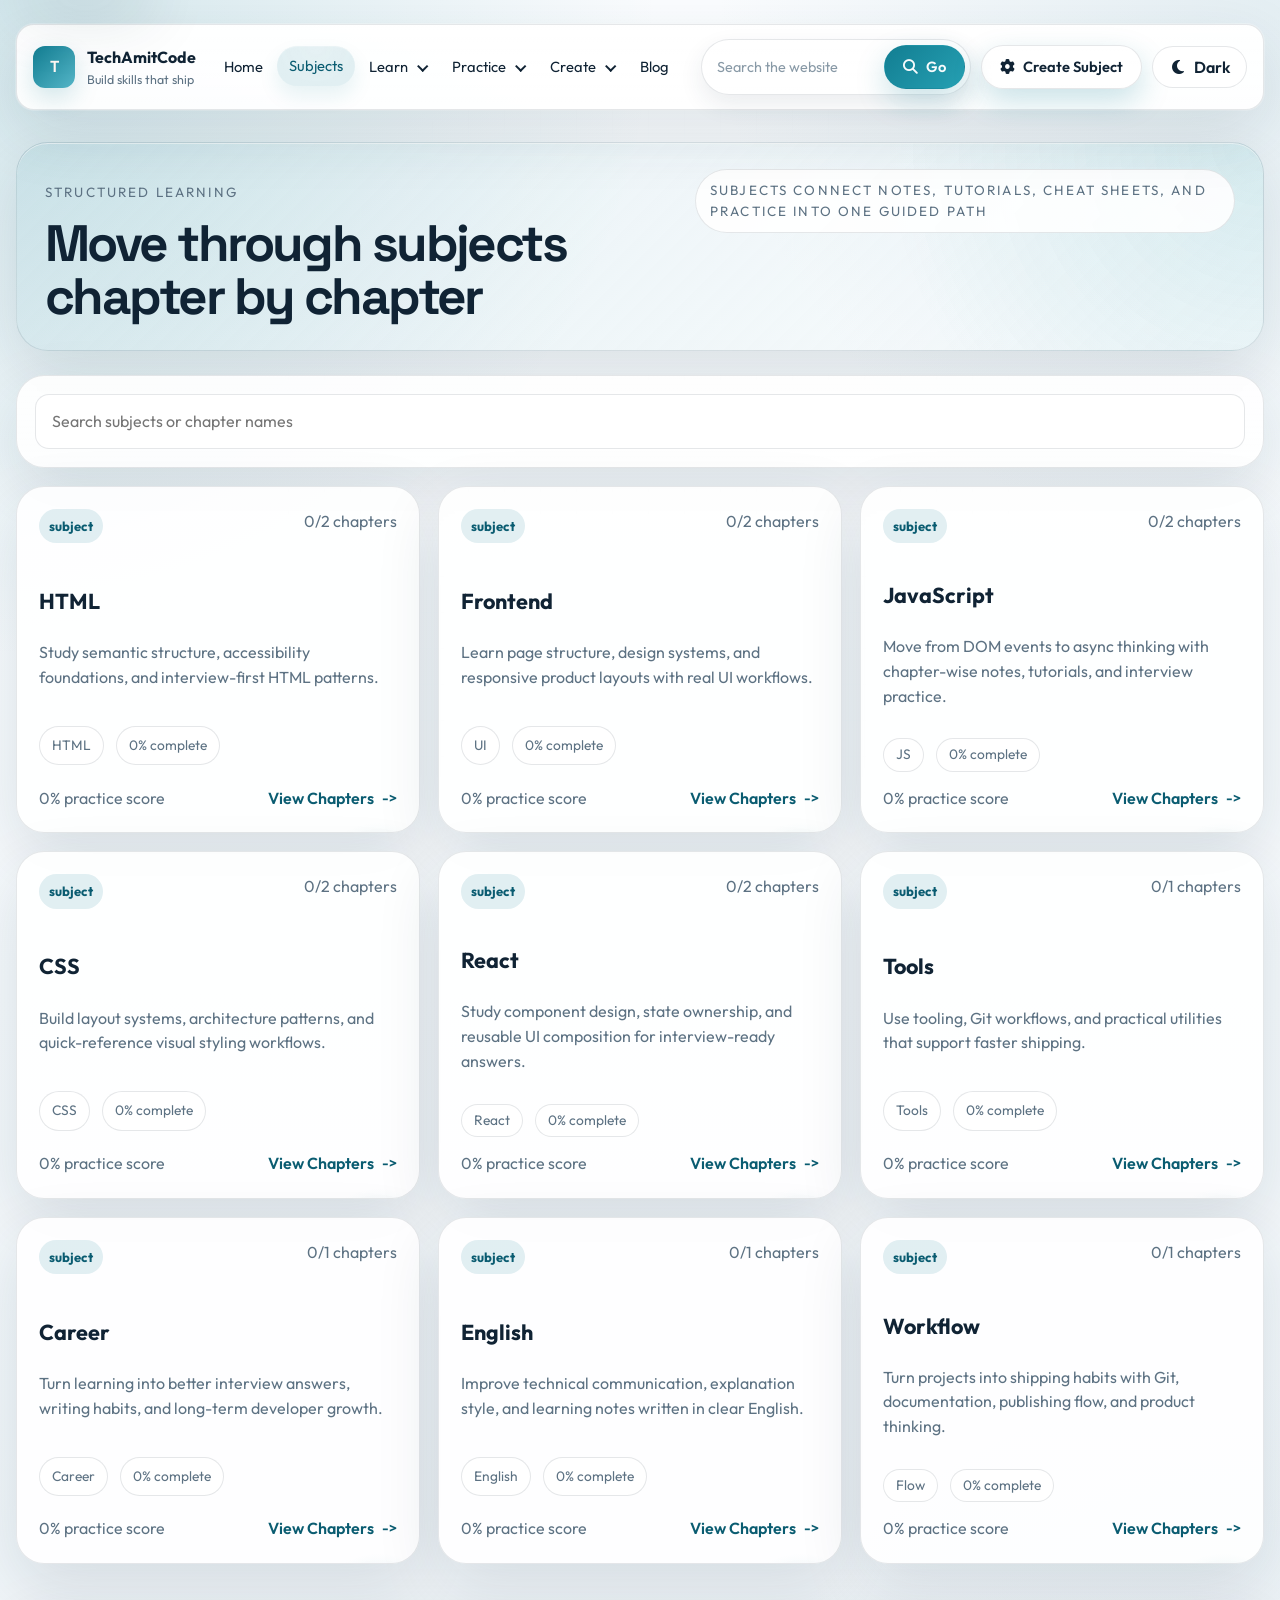
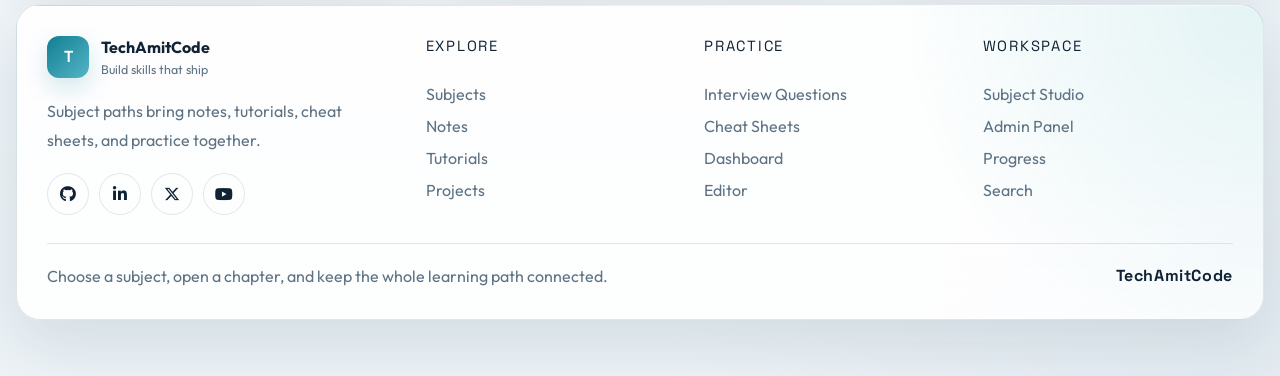
<file: subjects.html>
<!DOCTYPE html>
<html lang="en">
<head>
  <meta charset="UTF-8">
  <meta name="viewport" content="width=device-width, initial-scale=1.0">
  <title>TechAmitCode | Subjects</title>
  <meta name="description" content="Browse subject-wise learning paths with chapters, notes, tutorials, cheat sheets, and practice.">
  <meta name="color-scheme" content="light dark">
  <meta name="theme-color" content="#0f7c90">
  <meta property="og:site_name" content="TechAmitCode">
  <meta property="og:title" content="TechAmitCode | Subjects">
  <meta property="og:description" content="Browse subject-wise learning paths with chapters, notes, tutorials, cheat sheets, and practice.">
  <meta property="og:type" content="website">
  <meta name="twitter:card" content="summary_large_image">
  <link rel="icon" type="image/svg+xml" href="favicon.svg">
  <link rel="preconnect" href="https://fonts.googleapis.com">
  <link rel="preconnect" href="https://fonts.gstatic.com" crossorigin>
  <link
    href="https://fonts.googleapis.com/css2?family=Outfit:wght@400;500;600;700;800&family=Space+Grotesk:wght@500;700&display=swap"
    rel="stylesheet"
  >
  <link rel="stylesheet" href="css/style.css">
</head>
<body data-page="subjects">
  <div class="site-shell">
    <header class="site-header">
      <a class="brand" href="index.html">
        <span class="brand-mark">T</span>
        <span>
          <strong>TechAmitCode</strong>
          <small>Build skills that ship</small>
        </span>
      </a>
      <button class="nav-toggle" id="navToggle" type="button" aria-expanded="false" aria-controls="siteNav">
        <span></span>
        <span></span>
        <span></span>
      </button>
      <div class="nav-drawer">
        <nav class="site-nav" id="siteNav" aria-label="Primary">
          <a class="nav-link" href="index.html" data-nav="home">Home</a>
          <a class="nav-link" href="subjects.html" data-nav="subjects">Subjects</a>
          <div class="nav-group" data-nav-group="learn">
            <button class="nav-parent" type="button" data-nav-parent="learn" aria-expanded="false">
              <span>Learn</span>
              <span class="nav-caret"></span>
            </button>
            <div class="nav-submenu">
              <a class="nav-sublink" href="notes.html" data-nav="notes">Notes</a>
              <a class="nav-sublink" href="tutorials.html" data-nav="tutorials">Tutorials</a>
              <a class="nav-sublink" href="cheatsheets.html" data-nav="cheatsheets">Cheat Sheets</a>
            </div>
          </div>
          <div class="nav-group" data-nav-group="practice">
            <button class="nav-parent" type="button" data-nav-parent="practice" aria-expanded="false">
              <span>Practice</span>
              <span class="nav-caret"></span>
            </button>
            <div class="nav-submenu">
              <a class="nav-sublink" href="interview.html" data-nav="interview">Interview</a>
              <a class="nav-sublink" href="projects.html" data-nav="projects">Projects</a>
            </div>
          </div>
          <div class="nav-group" data-nav-group="create">
            <button class="nav-parent" type="button" data-nav-parent="create" aria-expanded="false">
              <span>Create</span>
              <span class="nav-caret"></span>
            </button>
            <div class="nav-submenu">
              <a class="nav-sublink" href="writing.html" data-nav="editor">Editor</a>
            </div>
          </div>
          <a class="nav-link" href="blog.html" data-nav="blog">Blog</a>
        </nav>
        <form class="global-search" action="search.html" method="get" role="search">
          <input class="global-search-input" type="search" name="q" placeholder="Search the website" aria-label="Search entire website">
          <button class="button global-search-submit" type="submit">Search</button>
        </form>
        <div class="header-actions">
          <a class="button button-ghost" id="createSubjectShortcut" href="admin.html#subjectStudio">Create Subject</a>
          <button class="theme-toggle" id="themeToggle" type="button" aria-label="Toggle color theme">Theme</button>
        </div>
      </div>
    </header>

    <main class="section">
      <div class="section-heading">
        <div>
          <p class="eyebrow">Structured learning</p>
          <h1>Move through subjects chapter by chapter</h1>
        </div>
        <div class="status-pill">Subjects connect notes, tutorials, cheat sheets, and practice into one guided path</div>
      </div>

      <section class="surface filter-panel">
        <label class="search-field">
          <span class="sr-only">Search subjects</span>
          <input id="subjectSearch" type="search" placeholder="Search subjects or chapter names">
        </label>
      </section>

      <section class="section section-tight">
        <div class="content-grid" id="subjectsGrid"></div>
        <p class="empty-state" id="subjectsEmpty" hidden>No subjects matched your search.</p>
      </section>
    </main>

    <footer class="site-footer surface">
      <div class="footer-grid">
        <div class="footer-brand">
          <a class="brand" href="index.html">
            <span class="brand-mark">T</span>
            <span><strong>TechAmitCode</strong><small>Build skills that ship</small></span>
          </a>
          <p>Subject paths bring notes, tutorials, cheat sheets, and practice together.</p>
        </div>
        <div>
          <p class="footer-heading">Explore</p>
          <div class="footer-links">
            <a href="subjects.html">Subjects</a>
            <a href="notes.html">Notes</a>
            <a href="tutorials.html">Tutorials</a>
            <a href="projects.html">Projects</a>
          </div>
        </div>
        <div>
          <p class="footer-heading">Practice</p>
          <div class="footer-links">
            <a href="interview.html">Interview Questions</a>
            <a href="cheatsheets.html">Cheat Sheets</a>
            <a href="dashboard.html">Dashboard</a>
            <a href="writing.html">Editor</a>
          </div>
        </div>
        <div>
          <p class="footer-heading">Workspace</p>
          <div class="footer-links">
            <a href="admin.html#subjectStudio">Subject Studio</a>
            <a href="admin.html">Admin Panel</a>
            <a href="dashboard.html">Progress</a>
            <a href="search.html">Search</a>
          </div>
        </div>
      </div>
      <div class="footer-bottom">
        <p>Choose a subject, open a chapter, and keep the whole learning path connected.</p>
        <p>TechAmitCode</p>
      </div>
    </footer>
  </div>

  <script src="script.js"></script>
</body>
</html>
</file>
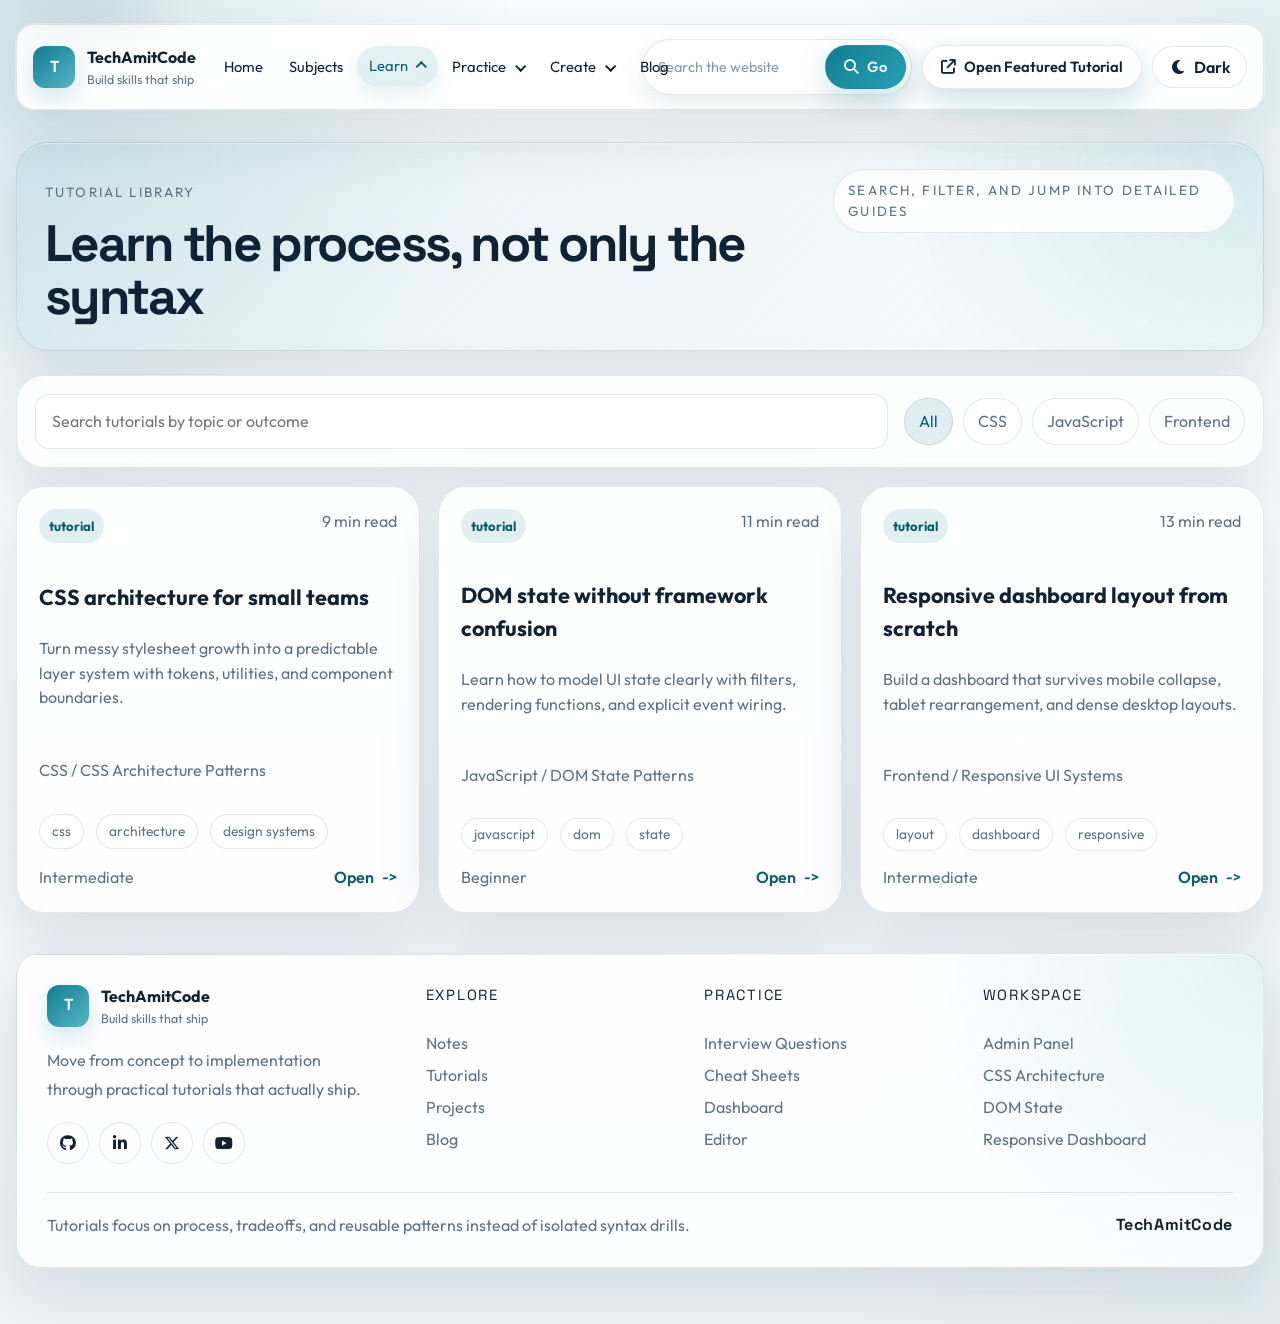
<file: tutorials.html>
<!DOCTYPE html>
<html lang="en">
<head>
  <meta charset="UTF-8">
  <meta name="viewport" content="width=device-width, initial-scale=1.0">
  <title>TechAmitCode | Tutorials</title>
  <meta name="description" content="Browse practical tutorials on HTML, CSS, JavaScript, UI systems, and frontend workflows.">
  <meta name="color-scheme" content="light dark">
  <meta name="theme-color" content="#0f7c90">
  <meta property="og:site_name" content="TechAmitCode">
  <meta property="og:title" content="TechAmitCode | Tutorials">
  <meta property="og:description" content="Browse practical tutorials on HTML, CSS, JavaScript, UI systems, and frontend workflows.">
  <meta property="og:type" content="website">
  <meta name="twitter:card" content="summary_large_image">
  <link rel="icon" type="image/svg+xml" href="favicon.svg">
  <link rel="preconnect" href="https://fonts.googleapis.com">
  <link rel="preconnect" href="https://fonts.gstatic.com" crossorigin>
  <link
    href="https://fonts.googleapis.com/css2?family=Outfit:wght@400;500;600;700;800&family=Space+Grotesk:wght@500;700&display=swap"
    rel="stylesheet"
  >
  <link rel="stylesheet" href="css/style.css">
</head>
<body data-page="tutorials">
  <div class="site-shell">
    <header class="site-header">
      <a class="brand" href="index.html">
        <span class="brand-mark">T</span>
        <span>
          <strong>TechAmitCode</strong>
          <small>Build skills that ship</small>
        </span>
      </a>
      <button class="nav-toggle" id="navToggle" type="button" aria-expanded="false" aria-controls="siteNav">
        <span></span>
        <span></span>
        <span></span>
      </button>
      <div class="nav-drawer">
        <nav class="site-nav" id="siteNav" aria-label="Primary">
          <a class="nav-link" href="index.html" data-nav="home">Home</a>
          <a class="nav-link" href="subjects.html" data-nav="subjects">Subjects</a>
          <div class="nav-group" data-nav-group="learn">
            <button class="nav-parent" type="button" data-nav-parent="learn" aria-expanded="false">
              <span>Learn</span>
              <span class="nav-caret"></span>
            </button>
            <div class="nav-submenu">
              <a class="nav-sublink" href="notes.html" data-nav="notes">Notes</a>
              <a class="nav-sublink" href="tutorials.html" data-nav="tutorials">Tutorials</a>
              <a class="nav-sublink" href="cheatsheets.html" data-nav="cheatsheets">Cheat Sheets</a>
            </div>
          </div>
          <div class="nav-group" data-nav-group="practice">
            <button class="nav-parent" type="button" data-nav-parent="practice" aria-expanded="false">
              <span>Practice</span>
              <span class="nav-caret"></span>
            </button>
            <div class="nav-submenu">
              <a class="nav-sublink" href="interview.html" data-nav="interview">Interview</a>
              <a class="nav-sublink" href="projects.html" data-nav="projects">Projects</a>
            </div>
          </div>
          <div class="nav-group" data-nav-group="create">
            <button class="nav-parent" type="button" data-nav-parent="create" aria-expanded="false">
              <span>Create</span>
              <span class="nav-caret"></span>
            </button>
            <div class="nav-submenu">
              <a class="nav-sublink" href="writing.html" data-nav="editor">Editor</a>
            </div>
          </div>
          <a class="nav-link" href="blog.html" data-nav="blog">Blog</a>
        </nav>
        <form class="global-search" action="search.html" method="get" role="search">
          <input class="global-search-input" type="search" name="q" placeholder="Search the website" aria-label="Search entire website">
          <button class="button global-search-submit" type="submit">Search</button>
        </form>
        <div class="header-actions">
          <a class="button button-ghost" href="content.html?type=tutorial&slug=css-architecture">Open Featured Tutorial</a>
          <button class="theme-toggle" id="themeToggle" type="button" aria-label="Toggle color theme">Theme</button>
        </div>
      </div>
    </header>

    <main class="section">
      <div class="section-heading">
        <div>
          <p class="eyebrow">Tutorial library</p>
          <h1>Learn the process, not only the syntax</h1>
        </div>
        <div class="status-pill">Search, filter, and jump into detailed guides</div>
      </div>

      <section class="surface filter-panel">
        <label class="search-field">
          <span class="sr-only">Search tutorials</span>
          <input id="listingSearch" type="search" placeholder="Search tutorials by topic or outcome">
        </label>
        <div class="filter-chips" id="listingChips"></div>
      </section>

      <section class="section section-tight">
        <div class="content-grid" id="listingGrid"></div>
        <p class="empty-state" id="listingEmpty" hidden>No tutorials matched the current filters.</p>
      </section>
    </main>

    <footer class="site-footer surface">
      <div class="footer-grid">
        <div class="footer-brand">
          <a class="brand" href="index.html">
            <span class="brand-mark">T</span>
            <span><strong>TechAmitCode</strong><small>Build skills that ship</small></span>
          </a>
          <p>Move from concept to implementation through practical tutorials that actually ship.</p>
        </div>
        <div>
          <p class="footer-heading">Explore</p>
          <div class="footer-links">
            <a href="notes.html">Notes</a>
            <a href="tutorials.html">Tutorials</a>
            <a href="projects.html">Projects</a>
            <a href="blog.html">Blog</a>
          </div>
        </div>
        <div>
          <p class="footer-heading">Practice</p>
          <div class="footer-links">
            <a href="interview.html">Interview Questions</a>
            <a href="cheatsheets.html">Cheat Sheets</a>
            <a href="dashboard.html">Dashboard</a>
            <a href="writing.html">Editor</a>
          </div>
        </div>
        <div>
          <p class="footer-heading">Workspace</p>
          <div class="footer-links">
            <a href="admin.html">Admin Panel</a>
            <a href="content.html?type=tutorial&slug=css-architecture">CSS Architecture</a>
            <a href="content.html?type=tutorial&slug=dom-state-workflow">DOM State</a>
            <a href="content.html?type=tutorial&slug=responsive-dashboard">Responsive Dashboard</a>
          </div>
        </div>
      </div>
      <div class="footer-bottom">
        <p>Tutorials focus on process, tradeoffs, and reusable patterns instead of isolated syntax drills.</p>
        <p>TechAmitCode</p>
      </div>
    </footer>
  </div>

  <script src="script.js"></script>
</body>
</html>
</file>
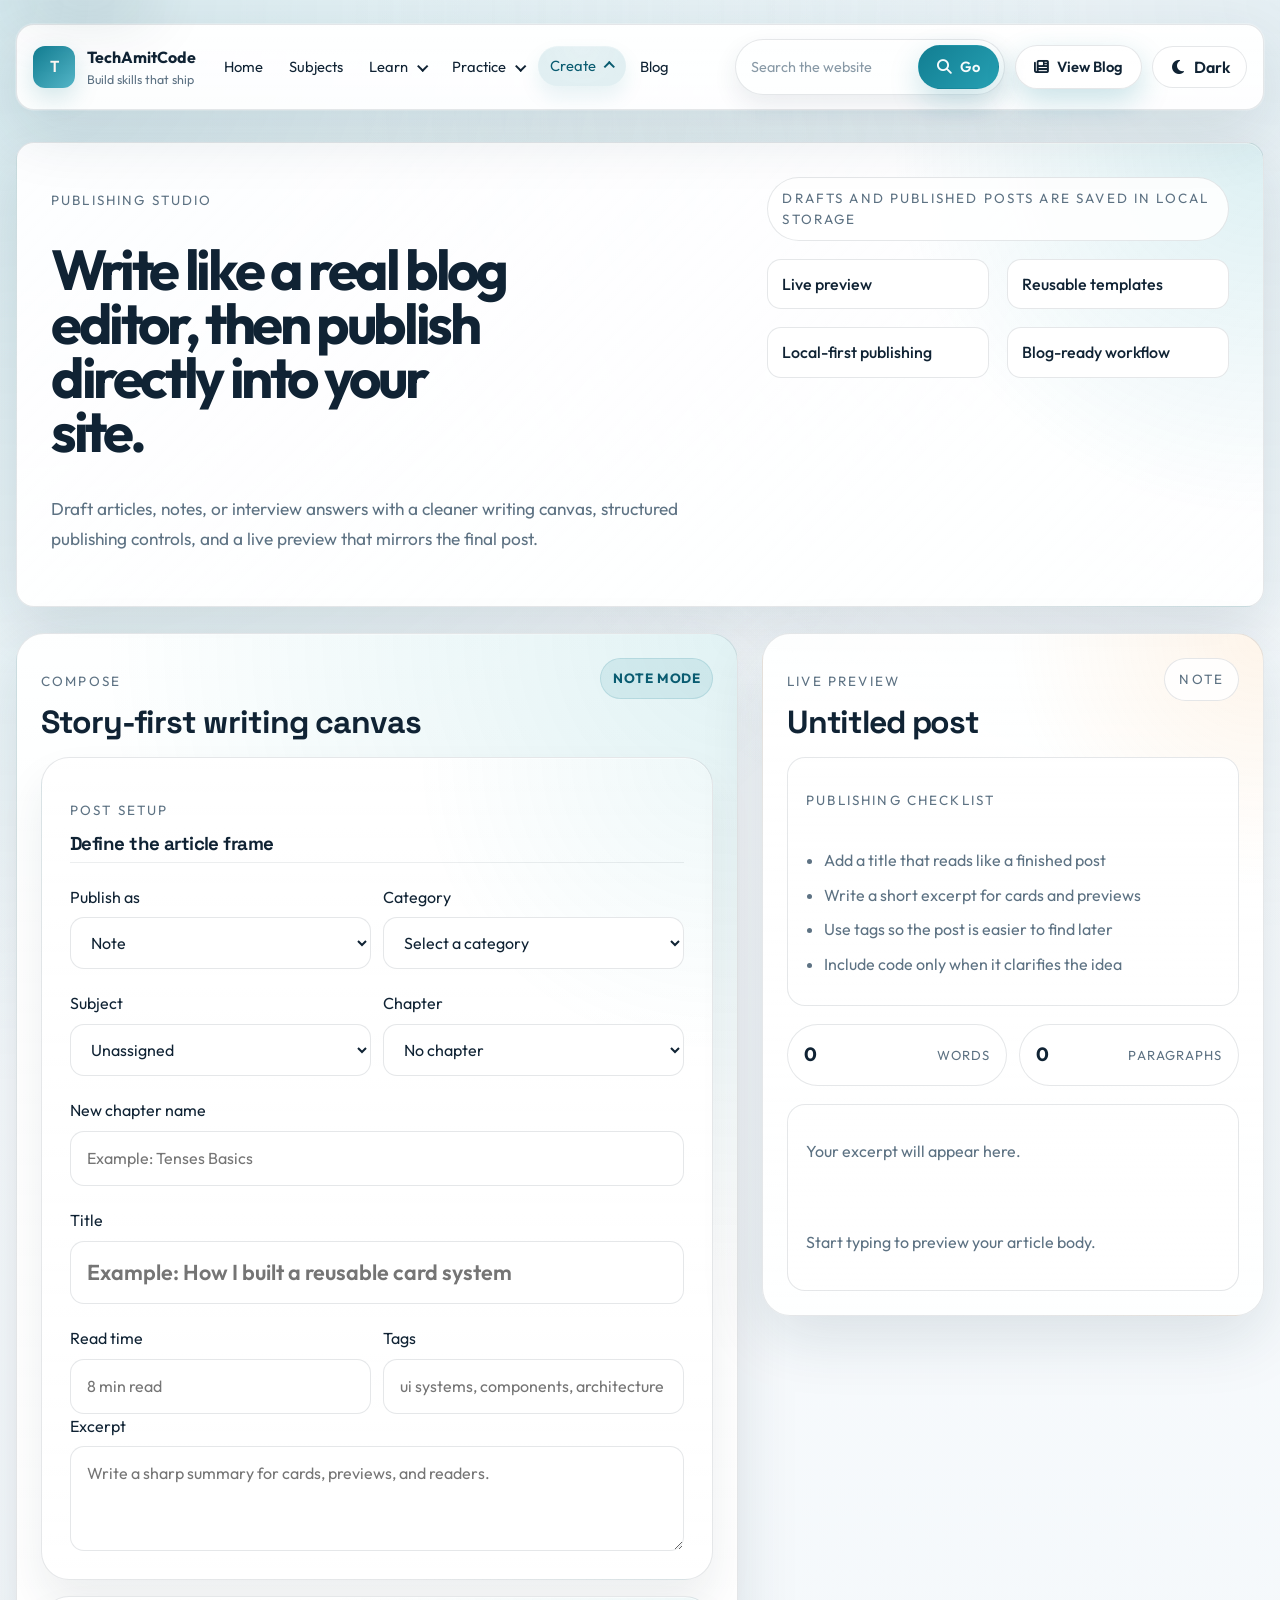
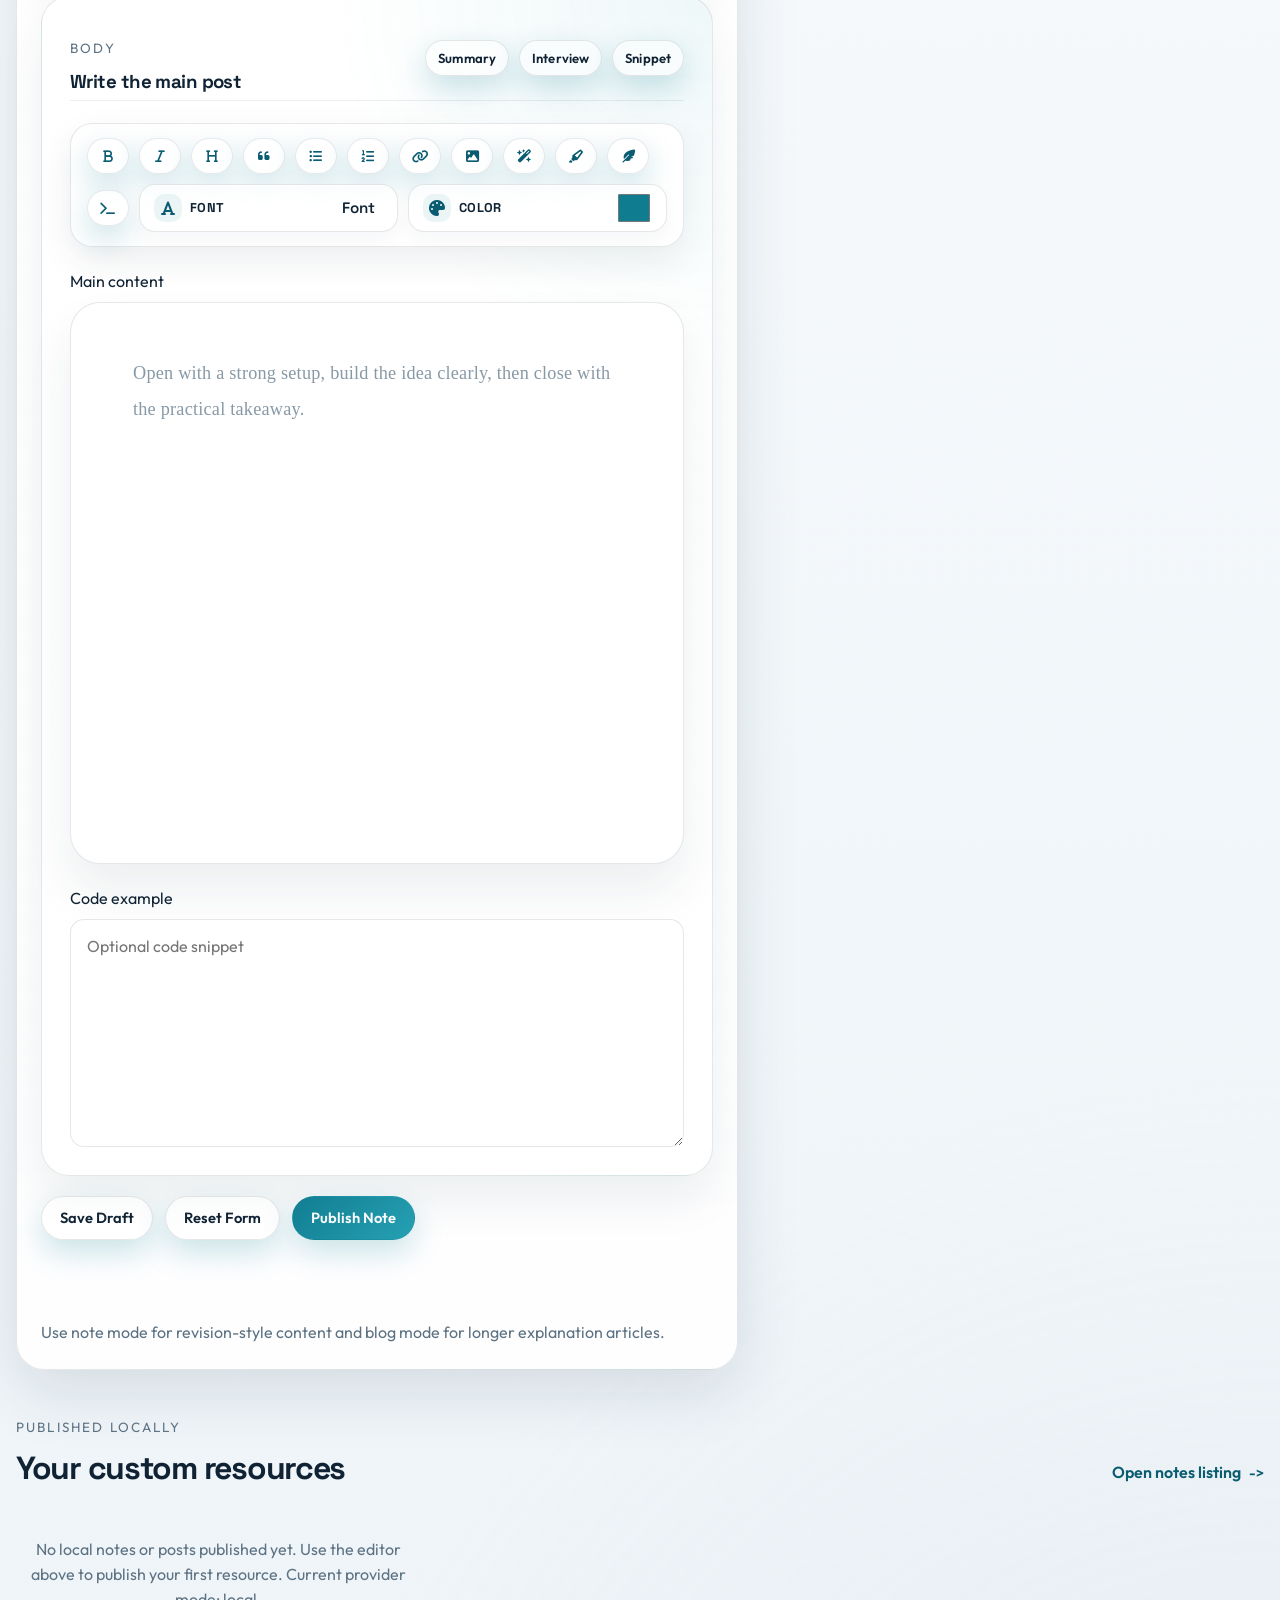
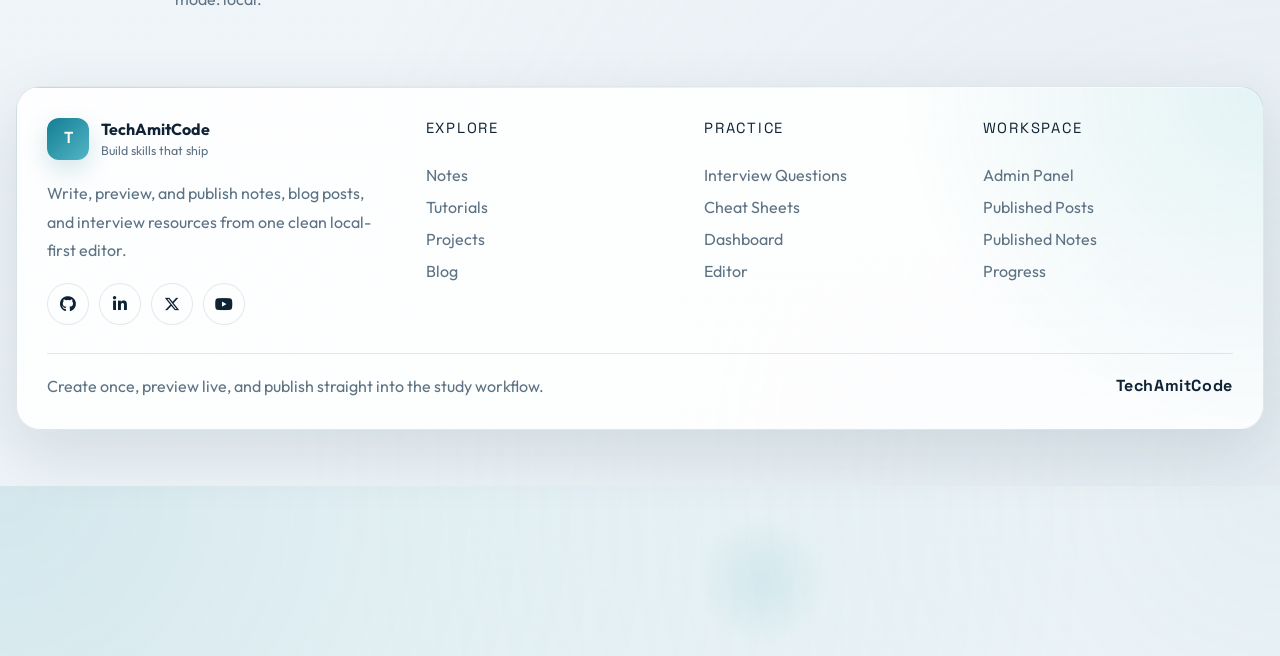
<file: writing.html>
<!DOCTYPE html>
<html lang="en">
<head>
  <meta charset="UTF-8">
  <meta name="viewport" content="width=device-width, initial-scale=1.0">
  <title>TechAmitCode | Publish Learning Notes</title>
  <meta
    name="description"
    content="Write, save, preview, and publish learning notes directly into the TechAmitCode blog workflow."
  >
  <meta name="color-scheme" content="light dark">
  <meta name="theme-color" content="#0f7c90">
  <meta property="og:site_name" content="TechAmitCode">
  <meta property="og:title" content="TechAmitCode | Publish Learning Notes">
  <meta property="og:description" content="Write, save, preview, and publish learning notes directly into the TechAmitCode blog workflow.">
  <meta property="og:type" content="website">
  <meta name="twitter:card" content="summary_large_image">
  <link rel="icon" type="image/svg+xml" href="favicon.svg">
  <link rel="preconnect" href="https://fonts.googleapis.com">
  <link rel="preconnect" href="https://fonts.gstatic.com" crossorigin>
  <link
    href="https://fonts.googleapis.com/css2?family=Outfit:wght@400;500;600;700;800&family=Space+Grotesk:wght@500;700&display=swap"
    rel="stylesheet"
  >
  <link rel="stylesheet" href="css/style.css">
</head>
<body data-page="editor">
  <div class="site-shell">
    <header class="site-header">
      <a class="brand" href="index.html">
        <span class="brand-mark">T</span>
        <span>
          <strong>TechAmitCode</strong>
          <small>Build skills that ship</small>
        </span>
      </a>

      <button class="nav-toggle" id="navToggle" type="button" aria-expanded="false" aria-controls="siteNav">
        <span></span>
        <span></span>
        <span></span>
      </button>

      <div class="nav-drawer">
        <nav class="site-nav" id="siteNav" aria-label="Primary">
          <a class="nav-link" href="index.html" data-nav="home">Home</a>
          <a class="nav-link" href="subjects.html" data-nav="subjects">Subjects</a>
          <div class="nav-group" data-nav-group="learn">
            <button class="nav-parent" type="button" data-nav-parent="learn" aria-expanded="false">
              <span>Learn</span>
              <span class="nav-caret"></span>
            </button>
            <div class="nav-submenu">
              <a class="nav-sublink" href="notes.html" data-nav="notes">Notes</a>
              <a class="nav-sublink" href="tutorials.html" data-nav="tutorials">Tutorials</a>
              <a class="nav-sublink" href="cheatsheets.html" data-nav="cheatsheets">Cheat Sheets</a>
            </div>
          </div>
          <div class="nav-group" data-nav-group="practice">
            <button class="nav-parent" type="button" data-nav-parent="practice" aria-expanded="false">
              <span>Practice</span>
              <span class="nav-caret"></span>
            </button>
            <div class="nav-submenu">
              <a class="nav-sublink" href="interview.html" data-nav="interview">Interview</a>
              <a class="nav-sublink" href="projects.html" data-nav="projects">Projects</a>
            </div>
          </div>
          <div class="nav-group" data-nav-group="create">
            <button class="nav-parent" type="button" data-nav-parent="create" aria-expanded="false">
              <span>Create</span>
              <span class="nav-caret"></span>
            </button>
            <div class="nav-submenu">
              <a class="nav-sublink" href="writing.html" data-nav="editor">Editor</a>
            </div>
          </div>
          <a class="nav-link" href="blog.html" data-nav="blog">Blog</a>
        </nav>

        <form class="global-search" action="search.html" method="get" role="search">
          <input class="global-search-input" type="search" name="q" placeholder="Search the website" aria-label="Search entire website">
          <button class="button global-search-submit" type="submit">Search</button>
        </form>
        <div class="header-actions">
          <a class="button button-ghost" href="blog.html">View Blog</a>
          <button class="theme-toggle" id="themeToggle" type="button" aria-label="Toggle color theme">Theme</button>
        </div>
      </div>
    </header>

    <main class="section editor-studio">
      <section class="editor-hero surface">
        <div class="editor-hero-copy">
          <p class="eyebrow">Publishing studio</p>
          <h1>Write like a real blog editor, then publish directly into your site.</h1>
          <p class="hero-text">
            Draft articles, notes, or interview answers with a cleaner writing canvas, structured publishing controls, and a live preview that mirrors the final post.
          </p>
        </div>
        <div class="editor-hero-meta">
          <div class="status-pill">Drafts and published posts are saved in local storage</div>
          <div class="mini-grid">
            <span>Live preview</span>
            <span>Reusable templates</span>
            <span>Local-first publishing</span>
            <span>Blog-ready workflow</span>
          </div>
        </div>
      </section>

      <div class="editor-workspace">
        <section class="surface editor-panel writer-shell">
          <div class="writer-header">
            <div>
              <p class="eyebrow">Compose</p>
              <h2>Story-first writing canvas</h2>
            </div>
            <div class="writer-status" id="editorModeBadge">Draft mode</div>
          </div>

          <form id="editorForm" class="editor-form writer-form">
            <section class="editor-section-card editor-compose-card">
              <div class="editor-section-head editor-compose-head">
                <div>
                  <p class="eyebrow">Post setup</p>
                  <h3>Define the article frame</h3>
                </div>
              </div>

              <div class="field-grid">
                <label>
                  <span>Publish as</span>
                  <select id="postTypeInput" name="contentType" required>
                    <option value="note">Note</option>
                    <option value="blog">Blog post</option>
                    <option value="interview">Interview question</option>
                  </select>
                </label>
                <label>
                  <span>Category</span>
                  <select id="postCategoryInput" name="category" required>
                    <option value="">Select a category</option>
                    <option value="HTML">HTML</option>
                    <option value="Frontend">Frontend</option>
                    <option value="JavaScript">JavaScript</option>
                    <option value="CSS">CSS</option>
                    <option value="React">React</option>
                    <option value="Tools">Tools</option>
                    <option value="Career">Career</option>
                    <option value="English">English</option>
                    <option value="Workflow">Workflow</option>
                  </select>
                </label>
              </div>

              <div class="field-grid">
                <label>
                  <span>Subject</span>
                  <select id="postSubjectInput" name="subjectId">
                    <option value="">Unassigned</option>
                  </select>
                </label>
                <label>
                  <span>Chapter</span>
                  <select id="postChapterInput" name="chapterId">
                    <option value="">No chapter</option>
                  </select>
                </label>
              </div>

              <label>
                <span>New chapter name</span>
                <input type="text" id="postChapterTitleInput" name="chapterTitle" placeholder="Example: Tenses Basics">
              </label>

              <label class="editor-title-field">
                <span id="postTitleLabel">Title</span>
                <input type="text" id="postTitleInput" name="title" placeholder="Example: How I built a reusable card system" required>
              </label>

              <div id="articleOnlyFields">
                <div class="field-grid">
                  <label>
                    <span id="postReadTimeLabel">Read time</span>
                    <input type="text" id="postReadTimeInput" name="readTime" placeholder="8 min read" required>
                  </label>
                  <label>
                    <span id="postTagsLabel">Tags</span>
                    <input type="text" id="postTagsInput" name="tags" placeholder="ui systems, components, architecture">
                  </label>
                </div>

                <label>
                  <span id="postExcerptLabel">Excerpt</span>
                  <textarea id="postExcerptInput" name="excerpt" rows="3" placeholder="Write a sharp summary for cards, previews, and readers." required></textarea>
                </label>
              </div>

              <div class="editor-side-block mcq-builder" id="editorInterviewFields" hidden>
                <div class="section-heading">
                  <div>
                    <p class="eyebrow">Interview setup</p>
                    <h3>Build a real MCQ question</h3>
                  </div>
                </div>
                <div class="field-grid">
                  <label>
                    <span>Companies</span>
                    <input type="text" id="postCompaniesInput" placeholder="Amazon, Flipkart, Infosys">
                  </label>
                  <label>
                    <span>Level</span>
                    <input type="text" id="postLevelInput" placeholder="Beginner or Intermediate">
                  </label>
                </div>
                <div class="field-grid mcq-option-grid">
                  <label>
                    <span>Option A</span>
                    <input type="text" id="postOptionAInput" placeholder="First option">
                  </label>
                  <label>
                    <span>Option B</span>
                    <input type="text" id="postOptionBInput" placeholder="Second option">
                  </label>
                  <label>
                    <span>Option C</span>
                    <input type="text" id="postOptionCInput" placeholder="Third option">
                  </label>
                  <label>
                    <span>Option D</span>
                    <input type="text" id="postOptionDInput" placeholder="Fourth option">
                  </label>
                </div>
                <label>
                  <span>Correct option</span>
                  <select id="postCorrectOptionInput">
                    <option value="">Select correct option</option>
                    <option value="A">Option A</option>
                    <option value="B">Option B</option>
                    <option value="C">Option C</option>
                    <option value="D">Option D</option>
                  </select>
                </label>
                <p class="card-excerpt">Interview mode me options bharoge to post MCQ quiz style me publish hoga. Sirf answer likhoge to normal interview answer rahega.</p>
              </div>
            </section>

            <section class="editor-section-card editor-compose-card">
              <div class="editor-section-head editor-compose-head">
                <div>
                  <p class="eyebrow" id="editorBodyEyebrow">Body</p>
                  <h3 id="editorBodyHeading">Write the main post</h3>
                </div>
                <div class="template-tools template-ribbon" id="editorTemplateTools">
                  <button class="button button-ghost button-small" id="insertSummaryTemplate" type="button">Summary</button>
                  <button class="button button-ghost button-small" id="insertInterviewTemplate" type="button">Interview</button>
                  <button class="button button-ghost button-small" id="insertSnippetTemplate" type="button">Snippet</button>
                </div>
              </div>

              <div class="writer-toolbar writer-toolbar-sticky" aria-label="Writing tools">
                <button class="button button-ghost button-small editor-tool-button" type="button" data-editor-tool="bold" aria-label="Bold text" title="Bold">
                  <i class="fa-solid fa-bold" aria-hidden="true"></i>
                </button>
                <button class="button button-ghost button-small editor-tool-button" type="button" data-editor-tool="italic" aria-label="Italic text" title="Italic">
                  <i class="fa-solid fa-italic" aria-hidden="true"></i>
                </button>
                <button class="button button-ghost button-small editor-tool-button" type="button" data-editor-tool="h2" aria-label="Heading" title="Heading">
                  <i class="fa-solid fa-heading" aria-hidden="true"></i>
                </button>
                <button class="button button-ghost button-small editor-tool-button" type="button" data-editor-tool="quote" aria-label="Quote" title="Quote">
                  <i class="fa-solid fa-quote-left" aria-hidden="true"></i>
                </button>
                <button class="button button-ghost button-small editor-tool-button" type="button" data-editor-tool="ul" aria-label="Bullet list" title="Bullets">
                  <i class="fa-solid fa-list-ul" aria-hidden="true"></i>
                </button>
                <button class="button button-ghost button-small editor-tool-button" type="button" data-editor-tool="ol" aria-label="Numbered list" title="Numbering">
                  <i class="fa-solid fa-list-ol" aria-hidden="true"></i>
                </button>
                <button class="button button-ghost button-small editor-tool-button" type="button" data-editor-tool="link" aria-label="Insert link" title="Link">
                  <i class="fa-solid fa-link" aria-hidden="true"></i>
                </button>
                <button class="button button-ghost button-small editor-tool-button" type="button" data-editor-tool="image" aria-label="Insert image" title="Image">
                  <i class="fa-solid fa-image" aria-hidden="true"></i>
                </button>
                <button class="button button-ghost button-small editor-tool-button" type="button" data-editor-tool="accent" aria-label="Accent text" title="Accent">
                  <i class="fa-solid fa-wand-magic-sparkles" aria-hidden="true"></i>
                </button>
                <button class="button button-ghost button-small editor-tool-button" type="button" data-editor-tool="highlight" aria-label="Highlight text" title="Highlight">
                  <i class="fa-solid fa-highlighter" aria-hidden="true"></i>
                </button>
                <button class="button button-ghost button-small editor-tool-button" type="button" data-editor-tool="serif" aria-label="Serif style" title="Serif">
                  <i class="fa-solid fa-feather-pointed" aria-hidden="true"></i>
                </button>
                <button class="button button-ghost button-small editor-tool-button" type="button" data-editor-tool="mono" aria-label="Code style" title="Code">
                  <i class="fa-solid fa-terminal" aria-hidden="true"></i>
                </button>
                <label class="editor-tool-select" aria-label="Change text font">
                  <span class="editor-tool-icon"><i class="fa-solid fa-font" aria-hidden="true"></i></span>
                  <span class="editor-tool-meta">
                    <span class="editor-tool-label">Font</span>
                  </span>
                  <select id="editorFontSelect">
                    <option value="">Font</option>
                    <option value="Outfit">Outfit</option>
                    <option value="Georgia">Serif</option>
                    <option value="Courier New">Mono</option>
                  </select>
                </label>
                <label class="editor-tool-color" aria-label="Change text color">
                  <span class="editor-tool-icon"><i class="fa-solid fa-palette" aria-hidden="true"></i></span>
                  <span class="editor-tool-meta">
                    <span class="editor-tool-label">Color</span>
                  </span>
                  <input id="editorColorInput" type="color" value="#0f7c90">
                </label>
              </div>

              <label class="writer-main-field">
                <span id="postContentLabel">Main content</span>
                <div class="writer-editor-shell">
                  <div id="postContentEditor" class="writer-editor" contenteditable="true" data-placeholder="Open with a strong setup, build the idea clearly, then close with the practical takeaway."></div>
                </div>
                <textarea id="postContentInput" name="content" rows="14" hidden></textarea>
                <input id="editorImageUpload" type="file" accept="image/*" hidden>
              </label>

              <label id="postCodeField">
                <span id="postCodeLabel">Code example</span>
                <textarea id="postCodeInput" name="code" rows="8" placeholder="Optional code snippet"></textarea>
              </label>
            </section>

            <div class="editor-actions writer-actions">
              <button class="button button-ghost" id="saveDraftButton" type="button">Save Draft</button>
              <button class="button button-ghost" id="clearDraftButton" type="button">Reset Form</button>
              <button class="button" id="publishPostButton" type="submit">Publish Post</button>
            </div>
          </form>

          <p class="form-message" id="editorMessage" aria-live="polite"></p>
          <p class="editor-helper" id="editorHelper">Use note mode for revision-style content and blog mode for longer explanation articles.</p>
        </section>

        <aside class="surface preview-panel publish-sidebar">
          <div class="preview-header">
            <div>
              <p class="eyebrow">Live preview</p>
              <h2 id="previewTitle">Untitled post</h2>
            </div>
            <span class="status-pill" id="previewMeta">Draft preview</span>
          </div>

          <div class="editor-side-block">
            <p class="eyebrow" id="previewChecklistTitle">Publishing checklist</p>
            <ul class="check-list editor-checklist" id="previewChecklist">
              <li>Add a title that reads like a finished post</li>
              <li>Write a short excerpt for cards and previews</li>
              <li>Use tags so the post is easier to find later</li>
              <li>Include code only when it clarifies the idea</li>
            </ul>
          </div>

          <div class="editor-stats">
            <div class="progress-badge">
              <strong id="previewWordCount">0</strong>
              <span>Words</span>
            </div>
            <div class="progress-badge">
              <strong id="previewParagraphCount">0</strong>
              <span>Paragraphs</span>
            </div>
          </div>

          <div class="editor-side-block preview-stack">
            <p class="preview-excerpt" id="previewExcerpt">Your excerpt will appear here.</p>
            <div class="tag-row" id="previewTags"></div>
            <div class="article-body article-preview" id="previewContent">
              <p>Start typing to preview your article body.</p>
            </div>
            <pre class="code-block" id="previewCode">Optional code example preview</pre>
          </div>
        </aside>
      </div>

      <section class="section section-tight editor-library">
        <div class="section-heading">
          <div>
            <p class="eyebrow">Published locally</p>
            <h2>Your custom resources</h2>
          </div>
          <a class="text-link" href="notes.html">Open notes listing</a>
        </div>
        <div class="content-grid" id="localPostsGrid"></div>
      </section>
    </main>

    <footer class="site-footer surface">
      <div class="footer-grid">
        <div class="footer-brand">
          <a class="brand" href="index.html">
            <span class="brand-mark">T</span>
            <span><strong>TechAmitCode</strong><small>Build skills that ship</small></span>
          </a>
          <p>Write, preview, and publish notes, blog posts, and interview resources from one clean local-first editor.</p>
        </div>
        <div>
          <p class="footer-heading">Explore</p>
          <div class="footer-links">
            <a href="notes.html">Notes</a>
            <a href="tutorials.html">Tutorials</a>
            <a href="projects.html">Projects</a>
            <a href="blog.html">Blog</a>
          </div>
        </div>
        <div>
          <p class="footer-heading">Practice</p>
          <div class="footer-links">
            <a href="interview.html">Interview Questions</a>
            <a href="cheatsheets.html">Cheat Sheets</a>
            <a href="dashboard.html">Dashboard</a>
            <a href="writing.html">Editor</a>
          </div>
        </div>
        <div>
          <p class="footer-heading">Workspace</p>
          <div class="footer-links">
            <a href="admin.html">Admin Panel</a>
            <a href="blog.html">Published Posts</a>
            <a href="notes.html">Published Notes</a>
            <a href="dashboard.html">Progress</a>
          </div>
        </div>
      </div>
      <div class="footer-bottom">
        <p>Create once, preview live, and publish straight into the study workflow.</p>
        <p>TechAmitCode</p>
      </div>
    </footer>
  </div>

  <script src="script.js"></script>
</body>
</html>
</file>
<file: css/style.css>
:root {
  --bg: #edf3f7;
  --bg-strong: #fbfdff;
  --surface: rgba(255, 255, 255, 0.88);
  --surface-strong: #ffffff;
  --surface-border: rgba(18, 43, 58, 0.11);
  --text: #102334;
  --muted: #5d7283;
  --accent: #127e92;
  --accent-strong: #0a5c71;
  --accent-soft: rgba(18, 126, 146, 0.12);
  --shadow: 0 22px 64px rgba(20, 49, 64, 0.12);
  --radius-xl: 28px;
  --radius-lg: 20px;
  --radius-md: 14px;
  --radius-sm: 10px;
  --max-width: 1320px;
  --transition: 180ms ease;
  --transition-smooth: 280ms cubic-bezier(0.22, 1, 0.36, 1);
  --transition-slow: 420ms cubic-bezier(0.19, 1, 0.22, 1);
}

body[data-theme="dark"] {
  --bg: #071019;
  --bg-strong: #0b1622;
  --surface: rgba(12, 21, 33, 0.9);
  --surface-strong: #101b2a;
  --surface-border: rgba(120, 170, 208, 0.16);
  --text: #ecf5fb;
  --muted: #93a8bb;
  --accent: #56d1ee;
  --accent-strong: #ffb07b;
  --accent-soft: rgba(86, 209, 238, 0.14);
  --shadow: 0 26px 72px rgba(0, 0, 0, 0.5);
}

* {
  box-sizing: border-box;
}

html {
  scroll-behavior: smooth;
}

body {
  margin: 0;
  min-height: 100vh;
  font-family: "Outfit", sans-serif;
  line-height: 1.55;
  -webkit-font-smoothing: antialiased;
  text-rendering: optimizeLegibility;
  color: var(--text);
  background:
    radial-gradient(circle at top left, rgba(15, 124, 144, 0.17), transparent 28%),
    radial-gradient(circle at top right, rgba(110, 164, 182, 0.16), transparent 24%),
    radial-gradient(circle at bottom right, rgba(188, 206, 219, 0.2), transparent 26%),
    linear-gradient(180deg, var(--bg-strong), var(--bg));
  animation: pageFadeIn var(--transition-slow) both;
}

body.is-nav-open {
  overflow: hidden;
}

body.is-nav-open::after {
  content: "";
  position: fixed;
  inset: 0;
  z-index: 90;
  background: transparent;
  pointer-events: none;
}

body::before {
  content: "";
  position: fixed;
  inset: 0;
  pointer-events: none;
  background-image:
    linear-gradient(rgba(255, 255, 255, 0.04) 1px, transparent 1px),
    linear-gradient(90deg, rgba(255, 255, 255, 0.04) 1px, transparent 1px);
  background-size: 36px 36px;
  mask-image: radial-gradient(circle at center, black 38%, transparent 85%);
  opacity: 0.25;
}

a {
  color: inherit;
  text-decoration: none;
}

:focus-visible {
  outline: 3px solid rgba(44, 166, 178, 0.45);
  outline-offset: 3px;
}

button,
input,
select,
textarea {
  font: inherit;
}

button {
  cursor: pointer;
}

img {
  max-width: 100%;
  display: block;
}

.sr-only {
  position: absolute;
  width: 1px;
  height: 1px;
  padding: 0;
  margin: -1px;
  overflow: hidden;
  clip: rect(0, 0, 0, 0);
  white-space: nowrap;
  border: 0;
}

.skip-link {
  position: fixed;
  top: 16px;
  left: 16px;
  z-index: 160;
  padding: 12px 16px;
  border-radius: 999px;
  background: var(--accent);
  color: #fffaf5;
  box-shadow: var(--shadow);
  transform: translateY(-140%);
  transition: transform var(--transition);
}

.skip-link:focus {
  transform: translateY(0);
}

.site-notifications {
  position: fixed;
  top: 24px;
  right: 24px;
  z-index: 260;
  display: grid;
  gap: 12px;
  width: min(360px, calc(100vw - 32px));
  pointer-events: none;
}

.site-toast {
  display: grid;
  grid-template-columns: 10px minmax(0, 1fr) auto;
  align-items: center;
  gap: 12px;
  padding: 14px 14px 14px 12px;
  border-radius: 18px;
  border: 1px solid var(--surface-border);
  background:
    linear-gradient(180deg, rgba(255, 255, 255, 0.82), rgba(255, 255, 255, 0.62)),
    var(--surface);
  box-shadow: var(--shadow);
  backdrop-filter: blur(18px);
  opacity: 0;
  transform: translateY(-10px) scale(0.98);
  transition: opacity var(--transition-smooth), transform var(--transition-smooth);
  pointer-events: auto;
}

.site-toast.is-visible {
  opacity: 1;
  transform: translateY(0) scale(1);
}

.site-toast.is-leaving {
  opacity: 0;
  transform: translateY(-6px) scale(0.98);
}

.site-toast-indicator {
  width: 10px;
  height: 100%;
  min-height: 42px;
  border-radius: 999px;
  background: var(--accent);
  box-shadow: 0 0 18px rgba(18, 126, 146, 0.24);
}

.site-toast.is-success .site-toast-indicator {
  background: linear-gradient(180deg, #27d3b0, #149779);
  box-shadow: 0 0 18px rgba(39, 211, 176, 0.28);
}

.site-toast.is-error .site-toast-indicator {
  background: linear-gradient(180deg, #ff8c7d, #e35848);
  box-shadow: 0 0 18px rgba(227, 88, 72, 0.26);
}

.site-toast-copy {
  color: var(--text);
  font-weight: 600;
  line-height: 1.45;
}

.site-toast-close {
  width: 34px;
  height: 34px;
  border: 0;
  border-radius: 999px;
  background: rgba(18, 43, 58, 0.08);
  color: var(--muted);
  font-size: 1.1rem;
  transition: background var(--transition), color var(--transition), transform var(--transition);
}

.site-toast-close:hover,
.site-toast-close:focus-visible {
  background: rgba(18, 126, 146, 0.16);
  color: var(--accent-strong);
  transform: scale(1.03);
}

[data-state="success"] {
  color: #13866d;
}

[data-state="error"] {
  color: #d85b4c;
}

[data-state="info"] {
  color: var(--accent-strong);
}

body[data-theme="dark"] .site-toast {
  background:
    linear-gradient(180deg, rgba(13, 22, 34, 0.92), rgba(13, 22, 34, 0.82)),
    var(--surface);
  border-color: rgba(120, 170, 208, 0.18);
  box-shadow: 0 24px 70px rgba(0, 0, 0, 0.45);
}

body[data-theme="dark"] .site-toast-close {
  background: rgba(255, 255, 255, 0.06);
  color: #c5d7e5;
}

body[data-theme="dark"] [data-state="success"] {
  color: #52ddbd;
}

body[data-theme="dark"] [data-state="error"] {
  color: #ff9b89;
}

body[data-theme="dark"] [data-state="info"] {
  color: #85def4;
}

@media (max-width: 720px) {
  .site-notifications {
    top: 14px;
    right: 14px;
    left: 14px;
    width: auto;
  }

  .site-toast {
    grid-template-columns: 8px minmax(0, 1fr) auto;
    padding: 12px;
    border-radius: 16px;
  }
}

.site-shell {
  width: min(calc(100% - 32px), var(--max-width));
  margin: 0 auto;
  padding: 24px 0 56px;
  position: relative;
  z-index: 1;
}

.home-aurora,
.home-particles {
  position: fixed;
  inset: 0;
  pointer-events: none;
}

.home-aurora {
  z-index: -2;
  background:
    radial-gradient(circle at 16% 18%, rgba(17, 122, 139, 0.14), transparent 24%),
    radial-gradient(circle at 82% 14%, rgba(97, 185, 197, 0.14), transparent 22%),
    radial-gradient(circle at 74% 72%, rgba(141, 181, 196, 0.08), transparent 24%);
}

.home-particles {
  z-index: -1;
}

.site-header {
  position: sticky;
  top: 16px;
  z-index: 10;
  isolation: isolate;
  overflow: visible;
  display: grid;
  grid-template-columns: auto minmax(0, 1fr);
  align-items: center;
  gap: 16px;
  padding: 14px 16px;
  border: 1px solid var(--surface-border);
  border-radius: 18px;
  background:
    linear-gradient(180deg, rgba(255, 255, 255, 0.72), rgba(255, 255, 255, 0.42)),
    var(--surface);
  backdrop-filter: blur(18px);
  box-shadow: var(--shadow), 0 0 0 1px rgba(255, 255, 255, 0.3);
  transition: transform var(--transition-smooth), box-shadow var(--transition-smooth), border-color var(--transition-smooth), background var(--transition-smooth);
}

.site-header::after {
  content: "";
  position: absolute;
  inset: auto 18px 0;
  height: 1px;
  background: linear-gradient(90deg, transparent, rgba(255, 255, 255, 0.35), transparent);
  opacity: 0;
  transition: opacity var(--transition);
}

.site-header:hover {
  box-shadow: 0 26px 64px rgba(20, 49, 64, 0.16), 0 0 0 1px rgba(255, 255, 255, 0.34);
}

.site-header:hover::after {
  opacity: 1;
}

.brand {
  display: inline-flex;
  align-items: center;
  gap: 12px;
  min-width: 0;
  transition: transform var(--transition-smooth);
}

.brand-mark {
  width: 42px;
  height: 42px;
  display: grid;
  place-items: center;
  border-radius: 12px;
  background: linear-gradient(135deg, var(--accent), #54b5c7);
  color: #fff9f4;
  font-family: "Space Grotesk", sans-serif;
  font-weight: 700;
  box-shadow: 0 10px 24px rgba(17, 122, 139, 0.18);
  transition: transform var(--transition-smooth), box-shadow var(--transition-smooth), filter var(--transition-smooth);
}

.brand:hover {
  transform: translateY(-1px);
}

.brand:hover .brand-mark {
  transform: translateY(-1px) scale(1.03);
  box-shadow: 0 16px 32px rgba(17, 122, 139, 0.24);
  filter: saturate(1.06);
}

.brand strong,
.brand small {
  display: block;
}

.brand strong {
  font-size: 1rem;
}

.brand small {
  font-size: 0.78rem;
}

.brand small,
.eyebrow,
.status-pill,
.meta-row,
.card-meta,
.detail-meta {
  color: var(--muted);
}

.with-icon {
  display: inline-flex;
  align-items: center;
  gap: 10px;
}

.with-icon .fa-solid,
.with-icon .fa-regular,
.with-icon .fa-brands {
  width: 1.05em;
  text-align: center;
  flex-shrink: 0;
}

.nav-link .fa-solid,
.nav-parent .fa-solid,
.nav-sublink .fa-solid {
  color: var(--accent-strong);
}

.footer-heading.with-icon .fa-solid,
.footer-links a .fa-solid,
.header-actions a .fa-solid,
.global-search-submit .fa-solid,
.theme-toggle .fa-solid {
  color: currentColor;
}

.site-nav {
  display: flex;
  justify-content: flex-start;
  align-items: center;
  gap: 2px;
  flex-wrap: nowrap;
  min-width: 0;
}

.nav-drawer {
  flex: 1 1 auto;
  min-width: 0;
  display: grid;
  grid-template-columns: minmax(0, 1fr) minmax(210px, 270px) auto;
  align-items: center;
  gap: 10px;
  position: relative;
}

.nav-link,
.nav-parent,
.nav-sublink {
  padding: 9px 12px;
  min-height: 40px;
  font-size: 0.92rem;
  border-radius: 999px;
  color: inherit;
  text-decoration: none;
  transition: background var(--transition), color var(--transition), transform var(--transition);
}

.nav-link,
.nav-parent {
  display: inline-flex;
  align-items: center;
  gap: 10px;
  background: transparent;
  border: 0;
  position: relative;
}

.nav-link:hover,
.nav-link.is-active,
.nav-group.is-active > .nav-parent,
.nav-group:hover > .nav-parent {
  background:
    radial-gradient(circle at top center, rgba(255, 255, 255, 0.14), transparent 72%),
    var(--accent-soft);
  color: var(--accent-strong);
  transform: translateY(-1px);
  box-shadow:
    inset 0 1px 0 rgba(255, 255, 255, 0.2),
    0 10px 20px rgba(15, 124, 144, 0.1);
}

.nav-group {
  position: relative;
  z-index: 2;
}

.nav-caret {
  width: 8px;
  height: 8px;
  border-right: 2px solid currentColor;
  border-bottom: 2px solid currentColor;
  transform: rotate(45deg) translateY(-1px);
  transition: transform var(--transition);
}

.nav-group:hover .nav-caret,
.nav-group.is-open .nav-caret,
.nav-group.is-active .nav-caret {
  transform: rotate(225deg) translateY(-1px);
}

.nav-submenu {
  position: absolute;
  top: calc(100% + 10px);
  left: 0;
  min-width: 220px;
  padding: 12px;
  border: 1px solid var(--surface-border);
  border-radius: 20px;
  background: var(--bg-strong);
  box-shadow: 0 22px 50px rgba(20, 14, 10, 0.14);
  display: grid;
  gap: 6px;
  opacity: 0;
  visibility: hidden;
  transform: translateY(10px);
  transition: opacity var(--transition), transform var(--transition), visibility var(--transition);
}

.nav-group:hover .nav-submenu,
.nav-group.is-open .nav-submenu {
  opacity: 1;
  visibility: visible;
  transform: translateY(0);
}

.nav-sublink {
  display: block;
  border-radius: 14px;
  position: relative;
}

.nav-sublink:hover,
.nav-sublink.is-active {
  background:
    radial-gradient(circle at top center, rgba(255, 255, 255, 0.12), transparent 72%),
    var(--accent-soft);
  color: var(--accent-strong);
  box-shadow:
    inset 0 1px 0 rgba(255, 255, 255, 0.16),
    0 8px 16px rgba(15, 124, 144, 0.08);
}

.header-actions {
  display: flex;
  align-items: center;
  gap: 10px;
  flex-shrink: 0;
  justify-self: end;
}

.global-search {
  flex: 0 1 250px;
  min-width: 170px;
  display: flex;
  align-items: center;
  gap: 6px;
  padding: 5px;
  border: 1px solid var(--surface-border);
  border-radius: 999px;
  background: rgba(255, 255, 255, 0.12);
  box-shadow:
    inset 0 1px 0 rgba(255, 255, 255, 0.24),
    0 10px 24px rgba(31, 57, 73, 0.09);
}

.brand,
.site-nav,
.global-search,
.header-actions {
  min-width: 0;
}

.global-search:focus-within {
  border-color: rgba(44, 166, 178, 0.35);
  box-shadow:
    0 0 0 3px rgba(44, 166, 178, 0.1),
    0 10px 26px rgba(36, 27, 20, 0.08);
}

.global-search-input {
  min-width: 0;
  flex: 1 1 auto;
  height: 34px;
  padding: 0 8px 0 10px;
  border: 0;
  background: transparent;
  box-shadow: none;
  font-size: 0.9rem;
  color: var(--text);
}

.global-search-input:focus {
  transform: none;
  border-color: transparent;
}

.global-search-input::placeholder {
  color: rgba(90, 113, 131, 0.72);
}

.global-search-submit {
  min-height: 34px;
  padding: 0 12px;
  flex-shrink: 0;
  font-size: 0.82rem;
  letter-spacing: 0.01em;
  box-shadow: none;
  border-radius: 999px;
}

.nav-toggle,
.theme-toggle,
.bookmark-button {
  display: inline-flex;
  align-items: center;
  justify-content: center;
  gap: 8px;
  border: 1px solid var(--surface-border);
  background: var(--surface-strong);
  color: var(--text);
  border-radius: 999px;
  font-weight: 600;
  line-height: 1;
  transition: transform var(--transition), background var(--transition), color var(--transition), border-color var(--transition), box-shadow var(--transition), opacity var(--transition);
}

.nav-toggle {
  display: none;
  width: 46px;
  height: 46px;
  padding: 0;
  position: relative;
  place-items: center;
  overflow: hidden;
}

.nav-toggle span {
  position: absolute;
  left: 50%;
  display: block;
  width: 18px;
  height: 2.5px;
  border-radius: 999px;
  background: currentColor;
  transform-origin: center;
  transition: transform var(--transition), opacity var(--transition), width var(--transition), background var(--transition);
}

.nav-toggle span:nth-child(1) {
  transform: translate(-50%, -7px);
}

.nav-toggle span:nth-child(2) {
  width: 14px;
  transform: translate(-50%, 0);
}

.nav-toggle span:nth-child(3) {
  transform: translate(-50%, 7px);
}

.nav-toggle:hover span:nth-child(2),
.nav-toggle:focus-visible span:nth-child(2) {
  width: 18px;
}

.nav-toggle.is-open span:nth-child(1) {
  transform: translate(-50%, 0) rotate(45deg);
}

.nav-toggle.is-open span:nth-child(2) {
  opacity: 0;
  transform: translate(-50%, 0) scaleX(0.2);
}

.nav-toggle.is-open span:nth-child(3) {
  transform: translate(-50%, 0) rotate(-45deg);
}

.theme-toggle,
.bookmark-button {
  min-height: 42px;
  padding: 0 16px;
}

.theme-toggle:hover,
.bookmark-button:hover,
.nav-toggle:hover {
  transform: translateY(-1px);
  background: var(--accent-soft);
}

.bookmark-button.is-saved {
  background: var(--accent);
  color: #fffaf5;
  border-color: transparent;
}

.button,
.button-ghost {
  display: inline-flex;
  align-items: center;
  justify-content: center;
  gap: 8px;
  min-height: 44px;
  padding: 0 18px;
  border-radius: 999px;
  border: 1px solid transparent;
  font-weight: 600;
  font-size: 0.92rem;
  line-height: 1;
  white-space: nowrap;
  transition: transform var(--transition), background var(--transition), color var(--transition), border-color var(--transition), box-shadow var(--transition), opacity var(--transition);
}

.button {
  background: linear-gradient(135deg, var(--accent), #26a0b3);
  color: #f7fbfc;
  box-shadow: 0 12px 30px rgba(15, 124, 144, 0.22);
}

.button:hover {
  transform: translateY(-1px);
  background: linear-gradient(135deg, #2ca6b2, var(--accent-strong));
  color: #ffffff;
  box-shadow: 0 16px 32px rgba(15, 124, 144, 0.25);
}

.button-ghost {
  border-color: var(--surface-border);
  background: rgba(255, 255, 255, 0.44);
  color: var(--text);
}

.button-ghost:hover {
  transform: translateY(-1px);
  background: var(--accent-soft);
  border-color: rgba(15, 124, 144, 0.18);
}

.button:focus-visible,
.button-ghost:focus-visible,
.theme-toggle:focus-visible,
.bookmark-button:focus-visible,
.nav-toggle:focus-visible,
.global-search-submit:focus-visible {
  outline: none;
  box-shadow:
    0 0 0 3px rgba(44, 166, 178, 0.16),
    0 10px 24px rgba(15, 124, 144, 0.16);
}

.button:disabled,
.button-ghost:disabled,
.theme-toggle:disabled,
.bookmark-button:disabled,
.nav-toggle:disabled {
  opacity: 0.58;
  cursor: not-allowed;
  transform: none;
  box-shadow: none;
}

.header-actions .button-ghost,
.header-actions .theme-toggle {
  color: var(--text);
}

.section {
  margin-top: 32px;
}

.section-tight {
  margin-top: 18px;
}

.section-heading {
  display: flex;
  align-items: end;
  justify-content: space-between;
  gap: 16px;
  margin-bottom: 18px;
}

body:not([data-page="home"]) main.section > .section-heading:first-child {
  margin-bottom: 24px;
  padding: 26px 28px;
  align-items: flex-start;
  border: 1px solid var(--surface-border);
  border-radius: calc(var(--radius-xl) + 4px);
  background:
    radial-gradient(circle at top right, rgba(44, 166, 178, 0.13), transparent 30%),
    linear-gradient(135deg, rgba(15, 124, 144, 0.09), rgba(255, 255, 255, 0.35));
  box-shadow: var(--shadow), inset 0 1px 0 rgba(255, 255, 255, 0.55);
}

.section-heading h1,
.section-heading h2,
.hero-copy h1,
.surface h2,
.surface h3 {
  margin: 0;
  line-height: 1.05;
  font-family: "Space Grotesk", sans-serif;
}

.section-heading h1,
.hero-copy h1 {
  font-size: clamp(2.5rem, 4vw, 4.7rem);
  letter-spacing: -0.05em;
}

.section-heading h2,
.surface h2 {
  font-size: clamp(1.5rem, 2.5vw, 2.4rem);
  letter-spacing: -0.04em;
}

.eyebrow,
.status-pill {
  font-size: 0.84rem;
  text-transform: uppercase;
  letter-spacing: 0.16em;
}

.status-pill {
  display: inline-flex;
  align-items: center;
  gap: 8px;
  padding: 10px 14px;
  border-radius: 999px;
  background: var(--surface);
  border: 1px solid var(--surface-border);
}

.text-link {
  color: var(--accent-strong);
  font-weight: 600;
  transition: color var(--transition-smooth), transform var(--transition-smooth);
}

.text-link kbd {
  display: inline-flex;
  align-items: center;
  justify-content: center;
  min-width: 1.8em;
  min-height: 1.8em;
  margin-left: 8px;
  padding: 0 0.45em;
  border-radius: 999px;
  border: 1px solid var(--surface-border);
  background: var(--surface);
  color: var(--muted);
  font-size: 0.78rem;
  font-family: "Space Grotesk", sans-serif;
}

.surface {
  padding: 24px;
  border-radius: 18px;
  border: 1px solid var(--surface-border);
  background:
    linear-gradient(180deg, rgba(255, 255, 255, 0.7), rgba(255, 255, 255, 0.42)),
    var(--surface);
  backdrop-filter: blur(18px);
  box-shadow: var(--shadow), inset 0 1px 0 rgba(255, 255, 255, 0.42);
  position: relative;
  transition: transform var(--transition-smooth), box-shadow var(--transition-smooth), border-color var(--transition-smooth), background var(--transition-smooth);
}

.surface::before {
  content: "";
  position: absolute;
  inset: 0 0 auto;
  height: 1px;
  background: linear-gradient(90deg, transparent, rgba(255, 255, 255, 0.45), transparent);
  opacity: 0.7;
  pointer-events: none;
  transition: opacity var(--transition-smooth);
}

.surface:hover {
  transform: translateY(-2px);
  box-shadow: 0 26px 60px rgba(20, 49, 64, 0.15), inset 0 1px 0 rgba(255, 255, 255, 0.5);
}

.surface:hover::before {
  opacity: 1;
}

.stack-sm > * + * {
  margin-top: 14px;
}

.hero-panel,
.split-panel,
.editor-layout,
.detail-layout {
  display: grid;
  gap: 24px;
}

.hero-panel {
  grid-template-columns: 1.3fr 0.85fr;
  align-items: stretch;
  margin-top: 28px;
}

.hero-copy,
.hero-side {
  display: grid;
  gap: 20px;
}

.hero-copy {
  padding: 38px;
  border-radius: 22px;
  background:
    linear-gradient(140deg, rgba(255, 255, 255, 0.54), rgba(255, 255, 255, 0.2)),
    linear-gradient(135deg, rgba(15, 124, 144, 0.12), rgba(103, 185, 203, 0.1));
  border: 1px solid var(--surface-border);
  box-shadow: var(--shadow), inset 0 1px 0 rgba(255, 255, 255, 0.5);
}

.hero-text {
  max-width: 62ch;
  color: var(--muted);
  font-size: 1.08rem;
  line-height: 1.75;
}

.hero-actions,
.hero-stats,
.inline-form,
.filter-panel,
.editor-actions,
.field-grid,
.tag-row,
.meta-row {
  display: flex;
  gap: 12px;
  flex-wrap: wrap;
}

.hero-stats {
  margin: 8px 0 0;
}

.hero-stats div {
  min-width: 140px;
  padding: 16px;
  border-radius: var(--radius-lg);
  background: rgba(255, 255, 255, 0.52);
  border: 0;
}

body[data-theme="dark"] .site-header {
  background:
    linear-gradient(180deg, rgba(255, 255, 255, 0.03), rgba(255, 255, 255, 0.01)),
    var(--surface);
  box-shadow: var(--shadow), 0 0 0 1px rgba(90, 228, 255, 0.06);
}

body[data-theme="dark"] .global-search {
  background:
    linear-gradient(180deg, rgba(16, 28, 34, 0.9), rgba(16, 28, 34, 0.78)),
    rgba(255, 255, 255, 0.08);
  box-shadow:
    inset 0 1px 0 rgba(255, 255, 255, 0.06),
    0 8px 24px rgba(8, 17, 26, 0.18);
}

body[data-theme="dark"] .global-search-input {
  color: #eaf7ff;
}

body[data-theme="dark"] .global-search-input::placeholder {
  color: rgba(208, 227, 236, 0.72);
}

body[data-theme="dark"] .button {
  background: linear-gradient(135deg, var(--accent), var(--accent-strong));
  color:rgb(255, 255, 255);
  box-shadow: 0 10px 28px rgba(90, 228, 255, 0.2);
}

body[data-theme="dark"] .button:hover {
  background: linear-gradient(135deg, var(--accent-strong), var(--accent));
  color: #081018;
}

body[data-theme="dark"] .button-ghost {
  background: rgba(255, 255, 255, 0.03);
  border-color: rgba(120, 170, 208, 0.16);
}

body[data-theme="dark"] main.section > .section-heading:first-child {
  background:
    radial-gradient(circle at top right, rgba(73, 220, 255, 0.14), transparent 30%),
    linear-gradient(135deg, rgba(255, 176, 123, 0.08), rgba(255, 255, 255, 0.02));
  box-shadow: var(--shadow), inset 0 1px 0 rgba(255, 255, 255, 0.04);
}

body[data-theme="dark"] .surface {
  background: var(--surface);
  box-shadow: var(--shadow), 0 0 0 1px rgba(90, 228, 255, 0.04);
}

body[data-theme="dark"] .hero-copy {
  background:
    linear-gradient(140deg, rgba(255, 255, 255, 0.05), rgba(255, 255, 255, 0.01)),
    linear-gradient(135deg, rgba(86, 209, 238, 0.12), rgba(255, 176, 123, 0.08));
  box-shadow: var(--shadow), 0 0 40px rgba(73, 220, 255, 0.08);
}

body[data-theme="dark"] .hero-stats div {
  background: rgba(255, 255, 255, 0.03);
  border: 1px solid rgba(90, 228, 255, 0.08);
}

.hero-stats dt {
  font-size: 0.82rem;
  text-transform: uppercase;
  letter-spacing: 0.12em;
  color: var(--muted);
}

.hero-stats dd {
  margin: 6px 0 0;
  font-weight: 700;
  font-size: 1.1rem;
}

.timeline,
.check-list {
  padding-left: 18px;
  margin: 0;
  color: var(--muted);
}

.timeline li,
.check-list li {
  margin: 10px 0;
}

.feature-grid,
.content-grid,
.mini-grid {
  display: grid;
  gap: 18px;
}

.feature-grid {
  grid-template-columns: repeat(3, minmax(0, 1fr));
}

.feature-card,
.content-card {
  position: relative;
  overflow: hidden;
  min-height: 100%;
}

.feature-card::after,
.content-card::after {
  content: "";
  position: absolute;
  inset: auto -10% -40% auto;
  width: 160px;
  height: 160px;
  border-radius: 999px;
  background: radial-gradient(circle, rgba(17, 122, 139, 0.16), transparent 60%);
}

.feature-card,
.content-card,
.preview-panel,
.editor-panel,
.filter-panel,
.newsletter,
.comments-panel,
.mock-card,
.flashcard-card,
.progress-item,
.resource-link,
.question-card,
.metric-card {
  background: var(--surface);
  border: 1px solid var(--surface-border);
  border-radius: var(--radius-xl);
  box-shadow: var(--shadow);
}

.feature-card,
.content-card {
  padding: 22px;
  transition: transform var(--transition-smooth), box-shadow var(--transition-smooth), border-color var(--transition-smooth), background var(--transition-smooth);
}

.preview-panel,
.editor-panel,
.comments-panel,
.mock-card,
.flashcard-card,
.progress-item,
.question-card,
.metric-card {
  position: relative;
  overflow: hidden;
}

.editor-panel {
  overflow: visible;
}

.preview-panel::after,
.editor-panel::after,
.comments-panel::after,
.mock-card::after,
.flashcard-card::after,
.progress-item::after,
.question-card::after,
.metric-card::after {
  content: "";
  position: absolute;
  inset: auto -14% -38% auto;
  width: 150px;
  height: 150px;
  border-radius: 999px;
  background: radial-gradient(circle, rgba(44, 166, 178, 0.1), transparent 62%);
  pointer-events: none;
}

.feature-card:hover,
.content-card:hover,
.question-card:hover,
.resource-link:hover,
.metric-card:hover,
.progress-item:hover,
.planner-day:hover {
  transform: translateY(-4px);
  border-color: rgba(17, 122, 139, 0.2);
  box-shadow: 0 28px 64px rgba(20, 49, 64, 0.18);
}

.content-grid {
  grid-template-columns: repeat(3, minmax(0, 1fr));
}

.content-card {
  display: grid;
  gap: 14px;
}

.content-card h3 {
  font-size: 1.35rem;
}

.card-top,
.preview-header,
.detail-meta {
  display: flex;
  align-items: flex-start;
  justify-content: space-between;
  gap: 16px;
}

.card-type {
  display: inline-flex;
  padding: 7px 10px;
  border-radius: 999px;
  background: var(--accent-soft);
  color: var(--accent-strong);
  font-size: 0.82rem;
  font-weight: 700;
}

.card-excerpt,
.preview-excerpt,
.detail-summary,
.article-body,
.empty-state,
.form-message {
  color: var(--muted);
}

.card-footer {
  display: flex;
  align-items: center;
  justify-content: space-between;
  gap: 12px;
  margin-top: auto;
}

.card-link {
  color: var(--accent-strong);
  font-weight: 600;
}

.card-link,
.text-link {
  display: inline-flex;
  align-items: center;
  gap: 8px;
  transition: color var(--transition-smooth), transform var(--transition-smooth);
  position: relative;
}

.card-link::before,
.text-link::before {
  content: "";
  position: absolute;
  left: 0;
  bottom: -2px;
  width: 100%;
  height: 1.5px;
  border-radius: 999px;
  background: currentColor;
  transform: scaleX(0);
  transform-origin: left;
  opacity: 0.7;
  transition: transform var(--transition-smooth), opacity var(--transition-smooth);
}

.card-link::after,
.text-link::after {
  content: "->";
  font-size: 0.9em;
  transition: transform var(--transition);
}

.card-link:hover::after,
.text-link:hover::after,
.card-link:focus-visible::after,
.text-link:focus-visible::after {
  transform: translateX(3px);
}

.card-link:hover,
.text-link:hover {
  transform: translateX(2px);
}

.card-link:hover::before,
.card-link:focus-visible::before,
.text-link:hover::before,
.text-link:focus-visible::before {
  transform: scaleX(1);
}

.mini-grid {
  grid-template-columns: repeat(2, minmax(0, 1fr));
}

.mini-grid span {
  padding: 12px 14px;
  border-radius: var(--radius-md);
  background: var(--surface-strong);
  border: 1px solid var(--surface-border);
  font-weight: 500;
  transition: transform var(--transition-smooth), border-color var(--transition-smooth), box-shadow var(--transition-smooth), background var(--transition-smooth);
}

.mini-grid span:hover {
  transform: translateY(-2px);
  border-color: rgba(15, 124, 144, 0.2);
  box-shadow: 0 16px 28px rgba(20, 49, 64, 0.1);
}

.newsletter {
  display: grid;
  gap: 18px;
  align-items: center;
}

.site-footer {
  margin-top: 40px;
  padding: 30px;
  overflow: hidden;
  background:
    radial-gradient(circle at top right, rgba(44, 166, 178, 0.12), transparent 28%),
    linear-gradient(180deg, rgba(255, 255, 255, 0.08), rgba(255, 255, 255, 0.02)),
    var(--surface);
  border-radius: 24px;
}

.site-footer::after {
  content: "";
  position: absolute;
  inset: 0 auto auto 0;
  width: 100%;
  height: 1px;
  background: linear-gradient(90deg, rgba(17, 122, 139, 0.28), rgba(97, 185, 197, 0.22), transparent 80%);
  pointer-events: none;
}

.footer-grid {
  display: grid;
  grid-template-columns: minmax(0, 1.4fr) repeat(3, minmax(160px, 1fr));
  gap: 28px;
  align-items: start;
}

.footer-brand {
  display: grid;
  gap: 18px;
  padding-right: 22px;
}

.footer-brand p {
  margin: 0;
  max-width: 40ch;
  color: var(--muted);
  line-height: 1.8;
}

.footer-social {
  display: flex;
  flex-wrap: wrap;
  gap: 10px;
}

.footer-social a {
  display: inline-flex;
  align-items: center;
  justify-content: center;
  width: 42px;
  height: 42px;
  border-radius: 999px;
  border: 1px solid var(--surface-border);
  background: rgba(255, 255, 255, 0.04);
  color: var(--text);
  transition: transform var(--transition-smooth), border-color var(--transition-smooth), background var(--transition-smooth), color var(--transition-smooth), box-shadow var(--transition-smooth);
}

.footer-social a:hover,
.footer-social a:focus-visible {
  transform: translateY(-2px);
  border-color: rgba(44, 166, 178, 0.32);
  background: var(--accent-soft);
  color: var(--accent-strong);
  box-shadow: 0 16px 24px rgba(20, 49, 64, 0.14);
}

.footer-heading {
  margin: 0 0 14px;
  color: var(--text);
  font-family: "Space Grotesk", sans-serif;
  font-size: 0.92rem;
  letter-spacing: 0.12em;
  text-transform: uppercase;
}

.footer-grid > div:not(.footer-brand) {
  display: grid;
  gap: 10px;
  align-content: start;
}

.footer-links {
  display: grid;
  gap: 8px;
}

.footer-links a,
.footer-grid > div:not(.footer-brand) > a {
  display: inline-block;
  width: fit-content;
  max-width: 100%;
  color: var(--muted);
  line-height: 1.5;
  transition: color var(--transition-smooth), letter-spacing var(--transition-smooth), transform var(--transition-smooth);
  position: relative;
}

.footer-links a::before,
.footer-grid > div:not(.footer-brand) > a::before {
  content: "";
  position: absolute;
  left: 0;
  bottom: -2px;
  width: 100%;
  height: 1.5px;
  border-radius: 999px;
  background: currentColor;
  transform: scaleX(0);
  transform-origin: left;
  opacity: 0.72;
  transition: transform var(--transition-smooth), opacity var(--transition-smooth);
}

.footer-links a:hover,
.footer-links a:focus-visible,
.footer-grid > div:not(.footer-brand) > a:hover,
.footer-grid > div:not(.footer-brand) > a:focus-visible {
  color: var(--accent-strong);
  transform: translateX(2px);
  letter-spacing: 0.01em;
}

.footer-links a:hover::before,
.footer-links a:focus-visible::before,
.footer-grid > div:not(.footer-brand) > a:hover::before,
.footer-grid > div:not(.footer-brand) > a:focus-visible::before {
  transform: scaleX(1);
}

.footer-bottom {
  margin-top: 28px;
  padding-top: 20px;
  border-top: 1px solid var(--surface-border);
  display: flex;
  align-items: center;
  justify-content: space-between;
  gap: 14px;
}

.footer-bottom p,
.footer-bottom a {
  margin: 0;
  color: var(--muted);
}

.footer-bottom p:last-child,
.footer-bottom a:last-child {
  color: var(--text);
  font-family: "Space Grotesk", sans-serif;
  font-weight: 700;
  letter-spacing: 0.04em;
}

.workspace-section {
  position: relative;
}

.workspace-grid {
  display: grid;
  grid-template-columns: 1.1fr 0.9fr;
  gap: 24px;
}

.workspace-spotlight,
.workspace-list-panel {
  display: grid;
  gap: 16px;
}

.workspace-spotlight {
  overflow: hidden;
  background:
    radial-gradient(circle at top right, rgba(44, 166, 178, 0.18), transparent 34%),
    linear-gradient(135deg, rgba(17, 122, 139, 0.08), rgba(255, 255, 255, 0.04));
}

.workspace-spotlight::after {
  content: "";
  position: absolute;
  inset: auto -40px -50px auto;
  width: 180px;
  height: 180px;
  border-radius: 999px;
  background: radial-gradient(circle, rgba(17, 122, 139, 0.18), transparent 65%);
  pointer-events: none;
}

.section-heading-compact {
  margin-bottom: 0;
}

.progress-badge-row {
  display: flex;
  gap: 10px;
  flex-wrap: wrap;
}

.progress-badge {
  display: inline-flex;
  align-items: center;
  padding: 9px 12px;
  border-radius: 999px;
  border: 1px solid var(--surface-border);
  background: var(--surface-strong);
  color: var(--muted);
  font-size: 0.9rem;
}

.resource-link-row {
  display: flex;
  align-items: center;
  justify-content: space-between;
  gap: 12px;
}

.resource-link-row .button-ghost {
  flex-shrink: 0;
}

.inline-form {
  align-items: center;
}

.template-tools,
.mock-status,
.mock-actions,
.profile-form {
  display: flex;
  gap: 10px;
  flex-wrap: wrap;
  align-items: end;
}

.profile-form > .button,
.profile-form > .button-ghost {
  flex: 0 0 auto;
  align-self: end;
  min-width: 156px;
  padding-inline: 20px;
}

.editor-helper {
  margin: 12px 0 0;
  color: var(--muted);
}

input,
select,
textarea {
  width: 100%;
  padding: 14px 16px;
  color: var(--text);
  background: var(--surface-strong);
  border: 1px solid var(--surface-border);
  border-radius: var(--radius-md);
  outline: none;
  transition: border-color var(--transition-smooth), transform var(--transition-smooth), box-shadow var(--transition-smooth), background var(--transition-smooth);
}

input:focus,
select:focus,
textarea:focus {
  border-color: var(--accent);
  transform: translateY(-1px);
  box-shadow: 0 0 0 3px rgba(44, 166, 178, 0.12);
}

input:hover,
select:hover,
textarea:hover {
  border-color: rgba(15, 124, 144, 0.22);
}

textarea {
  resize: vertical;
}

.filter-panel {
  padding: 18px;
  align-items: center;
  justify-content: space-between;
  gap: 16px;
  background:
    linear-gradient(180deg, rgba(255, 255, 255, 0.08), rgba(255, 255, 255, 0.02)),
    var(--surface);
}

.search-field {
  flex: 1 1 280px;
  min-width: 0;
}

.filter-chips {
  display: flex;
  gap: 10px;
  flex-wrap: wrap;
}

.chip {
  padding: 10px 14px;
  border: 1px solid var(--surface-border);
  border-radius: 999px;
  background: rgba(255, 255, 255, 0.2);
  color: var(--muted);
  transition: background var(--transition-smooth), color var(--transition-smooth), border-color var(--transition-smooth), transform var(--transition-smooth), box-shadow var(--transition-smooth);
}

.chip:hover,
.chip:focus-visible {
  transform: translateY(-1px);
  border-color: rgba(235, 109, 47, 0.25);
  color: var(--accent-strong);
  box-shadow: 0 10px 18px rgba(20, 49, 64, 0.08);
}

.chip.is-active {
  background: var(--accent-soft);
  color: var(--accent-strong);
}

.editor-layout {
  grid-template-columns: 1.1fr 0.9fr;
  align-items: start;
}

.editor-studio {
  display: grid;
  gap: 26px;
}

.editor-hero {
  display: grid;
  grid-template-columns: minmax(0, 1.2fr) minmax(280px, 0.8fr);
  gap: 24px;
  align-items: start;
  padding: 34px;
  background:
    radial-gradient(circle at top right, rgba(44, 166, 178, 0.16), transparent 28%),
    linear-gradient(135deg, rgba(255, 255, 255, 0.58), rgba(255, 255, 255, 0.22)),
    var(--surface);
}

.editor-hero-copy,
.editor-hero-meta,
.publish-sidebar,
.writer-shell {
  display: grid;
  gap: 18px;
}

.editor-hero-copy h1 {
  margin: 0;
  max-width: 12ch;
  font-size: clamp(2.7rem, 4.4vw, 4.6rem);
  letter-spacing: -0.06em;
  line-height: 0.96;
}

.editor-hero-meta {
  align-content: start;
}

.editor-workspace {
  display: grid;
  grid-template-columns: minmax(0, 1.18fr) minmax(320px, 0.82fr);
  gap: 24px;
  align-items: start;
}

.writer-shell {
  padding: 30px;
  background:
    radial-gradient(circle at top right, rgba(44, 166, 178, 0.14), transparent 26%),
    linear-gradient(180deg, rgba(255, 255, 255, 0.52), rgba(255, 255, 255, 0.22)),
    var(--surface);
}

.writer-header,
.editor-section-head {
  display: flex;
  align-items: start;
  justify-content: space-between;
  gap: 16px;
}

.writer-header h2,
.editor-section-head h3 {
  margin: 0;
  font-family: "Space Grotesk", sans-serif;
  letter-spacing: -0.03em;
}

.writer-status {
  display: inline-flex;
  align-items: center;
  padding: 9px 12px;
  border-radius: 999px;
  background: rgba(15, 124, 144, 0.1);
  border: 1px solid rgba(15, 124, 144, 0.14);
  color: var(--accent-strong);
  font-size: 0.84rem;
  font-weight: 700;
  letter-spacing: 0.04em;
  text-transform: uppercase;
}

.writer-form {
  gap: 20px;
}

.editor-section-card {
  display: grid;
  gap: 16px;
  padding: 20px;
  border-radius: calc(var(--radius-lg) + 2px);
  border: 1px solid var(--surface-border);
  background:
    radial-gradient(circle at top right, rgba(44, 166, 178, 0.08), transparent 28%),
    linear-gradient(180deg, rgba(255, 255, 255, 0.22), rgba(255, 255, 255, 0.08)),
    var(--surface-strong);
  box-shadow: inset 0 1px 0 rgba(255, 255, 255, 0.46);
}

.editor-compose-card {
  gap: 22px;
  padding: 28px;
  border-radius: 28px;
  background:
    radial-gradient(circle at top right, rgba(44, 166, 178, 0.08), transparent 28%),
    linear-gradient(180deg, rgba(255, 255, 255, 0.22), rgba(255, 255, 255, 0.08)),
    var(--surface-strong);
  border-color: var(--surface-border);
  box-shadow:
    inset 0 1px 0 rgba(255, 255, 255, 0.46),
    0 24px 44px rgba(20, 49, 64, 0.08);
}

.editor-compose-head {
  align-items: center;
  padding-bottom: 8px;
  border-bottom: 1px solid rgba(18, 43, 58, 0.08);
}

.editor-title-field input {
  font-size: clamp(1.1rem, 2vw, 1.35rem);
  font-weight: 600;
}

.template-ribbon {
  justify-content: flex-end;
}

.writer-toolbar {
  display: flex;
  flex-wrap: wrap;
  gap: 10px;
  padding: 14px;
  border-radius: calc(var(--radius-lg) - 4px);
  border: 1px solid var(--surface-border);
  background:
    linear-gradient(180deg, rgba(255, 255, 255, 0.22), rgba(255, 255, 255, 0.1)),
    var(--surface-strong);
  box-shadow: inset 0 1px 0 rgba(255, 255, 255, 0.4);
  align-items: center;
}

.editor-tool-button {
  min-width: 42px;
  padding-inline: 0;
  background: rgba(255, 255, 255, 0.74);
  color: var(--accent-strong);
  border-color: rgba(18, 43, 58, 0.1);
}

.editor-tool-button:hover,
.editor-tool-button:focus-visible {
  background: rgba(15, 124, 144, 0.12);
}

.writer-toolbar-sticky {
  position: sticky;
  top: 92px;
  z-index: 20;
  align-self: start;
  padding: 14px 16px;
  border-radius: 22px;
  border: 1px solid var(--surface-border);
  background:
    linear-gradient(180deg, rgba(255, 255, 255, 0.22), rgba(255, 255, 255, 0.1)),
    var(--surface-strong);
  box-shadow:
    0 14px 34px rgba(20, 49, 64, 0.08),
    inset 0 1px 0 rgba(255, 255, 255, 0.4);
  backdrop-filter: blur(12px);
}

.editor-tool-select,
.editor-tool-color {
  display: inline-grid;
  grid-template-columns: auto 1fr auto;
  align-items: center;
  gap: 10px;
  min-height: 48px;
  min-width: 172px;
  padding: 0 14px;
  border-radius: 16px;
  border: 1px solid var(--surface-border);
  background: rgba(255, 255, 255, 0.72);
  color: var(--accent-strong);
  box-shadow:
    inset 0 1px 0 rgba(255, 255, 255, 0.45),
    0 8px 18px rgba(20, 49, 64, 0.04);
}

.editor-tool-icon {
  display: inline-grid;
  place-items: center;
  width: 28px;
  height: 28px;
  border-radius: 10px;
  color: var(--accent-strong);
  background: rgba(15, 124, 144, 0.08);
}

.editor-tool-meta {
  display: inline-grid;
  min-width: 0;
}

.editor-tool-label {
  color: var(--text);
  font-family: "Space Grotesk", sans-serif;
  font-size: 0.8rem;
  font-weight: 700;
  letter-spacing: 0.02em;
  text-transform: uppercase;
}

.editor-tool-select select,
.editor-tool-color input {
  width: 100%;
  min-height: 0;
  padding: 0;
  border: 0;
  background: transparent;
  box-shadow: none;
}

.editor-tool-select select {
  color: var(--text);
  font-family: "Space Grotesk", sans-serif;
  font-size: 0.95rem;
  font-weight: 600;
  cursor: pointer;
  appearance: none;
}

.editor-tool-color input {
  width: 36px;
  height: 36px;
  cursor: pointer;
  border-radius: 12px;
  overflow: hidden;
}

.writer-editor-shell {
  border: 1px solid var(--surface-border);
  border-radius: 30px;
  background:
    linear-gradient(180deg, rgba(255, 255, 255, 0.32), rgba(255, 255, 255, 0.08)),
    var(--surface-strong);
  overflow: visible;
  box-shadow:
    inset 0 1px 0 rgba(255, 255, 255, 0.52),
    0 28px 48px rgba(20, 49, 64, 0.08);
  transition: border-color var(--transition-smooth), box-shadow var(--transition-smooth), transform var(--transition-smooth);
}

.writer-editor-shell:hover {
  border-color: rgba(15, 124, 144, 0.2);
}

.writer-editor-shell:focus-within {
  border-color: rgba(15, 124, 144, 0.28);
  box-shadow:
    inset 0 1px 0 rgba(255, 255, 255, 0.56),
    0 0 0 4px rgba(44, 166, 178, 0.08),
    0 28px 52px rgba(20, 49, 64, 0.1);
  transform: translateY(-1px);
}

.writer-editor {
  min-height: 560px;
  padding: 52px 62px 72px;
  outline: none;
  line-height: 2;
  font-size: 1.14rem;
  font-family: Georgia, "Times New Roman", serif;
  letter-spacing: 0.012em;
  color: var(--text);
  max-width: 74ch;
  margin: 0 auto;
}

.writer-editor:empty::before {
  content: attr(data-placeholder);
  color: rgba(90, 113, 131, 0.72);
}

.writer-editor h2,
.writer-editor h3,
.writer-editor p,
.writer-editor ul,
.writer-editor ol,
.writer-editor blockquote,
.writer-editor figure {
  margin: 0 0 1em;
}

.writer-editor p {
  max-width: 70ch;
}

.writer-editor img {
  border-radius: calc(var(--radius-lg) + 2px);
}

.writer-main-field textarea,
#postContentInput {
  min-height: 360px;
  font-size: 1rem;
  line-height: 1.8;
}

#postCodeInput {
  min-height: 180px;
}

.writer-actions {
  padding-top: 4px;
}

.publish-sidebar {
  position: sticky;
  top: 108px;
  padding: 26px;
  background:
    radial-gradient(circle at top right, rgba(255, 170, 84, 0.12), transparent 30%),
    linear-gradient(180deg, rgba(255, 255, 255, 0.34), rgba(255, 255, 255, 0.12)),
    var(--surface);
}

.editor-side-block {
  display: grid;
  gap: 14px;
  padding: 18px;
  border-radius: calc(var(--radius-lg) - 2px);
  border: 1px solid var(--surface-border);
  background:
    linear-gradient(180deg, rgba(255, 255, 255, 0.18), rgba(255, 255, 255, 0.06)),
    var(--surface-strong);
}

.editor-checklist {
  margin: 0;
}

.preview-stack {
  gap: 16px;
}

.preview-stack .tag-row {
  gap: 8px;
}

.preview-stack .tag-row span {
  padding: 6px 10px;
  border-radius: 999px;
  font-size: 0.78rem;
  line-height: 1.1;
  min-height: 0;
}

body[data-theme="dark"] .writer-shell {
  background:
    radial-gradient(circle at top right, rgba(86, 209, 238, 0.12), transparent 26%),
    linear-gradient(180deg, rgba(255, 255, 255, 0.03), rgba(255, 255, 255, 0.01)),
    var(--surface);
}

body[data-theme="dark"] .editor-section-card,
body[data-theme="dark"] .editor-side-block,
body[data-theme="dark"] .publish-sidebar {
  background:
    linear-gradient(180deg, rgba(255, 255, 255, 0.04), rgba(255, 255, 255, 0.015)),
    var(--surface-strong);
  border-color: rgba(120, 170, 208, 0.14);
  box-shadow: inset 0 1px 0 rgba(255, 255, 255, 0.03);
}

body[data-theme="dark"] .editor-compose-card {
  background:
    linear-gradient(180deg, rgba(255, 255, 255, 0.04), rgba(255, 255, 255, 0.015)),
    var(--surface-strong);
  border-color: rgba(120, 170, 208, 0.14);
  box-shadow:
    inset 0 1px 0 rgba(255, 255, 255, 0.03),
    0 28px 48px rgba(0, 0, 0, 0.28);
}

body[data-theme="dark"] .editor-compose-head {
  border-bottom-color: rgba(120, 170, 208, 0.12);
}

body[data-theme="dark"] .writer-toolbar,
body[data-theme="dark"] .writer-editor-shell {
  background:
    linear-gradient(180deg, rgba(255, 255, 255, 0.06), rgba(255, 255, 255, 0.015)),
    #111b29;
  border-color: rgba(120, 170, 208, 0.15);
}

body[data-theme="dark"] .writer-toolbar-sticky {
  background:
    linear-gradient(180deg, rgba(255, 255, 255, 0.06), rgba(255, 255, 255, 0.015)),
    #111b29;
  border-color: rgba(120, 170, 208, 0.15);
  box-shadow:
    inset 0 1px 0 rgba(255, 255, 255, 0.03),
    0 16px 30px rgba(0, 0, 0, 0.26);
}

body[data-theme="dark"] .editor-tool-button,
body[data-theme="dark"] .editor-tool-select,
body[data-theme="dark"] .editor-tool-color {
  background: rgba(255, 255, 255, 0.045);
  color: #b8d8e8;
  border-color: rgba(120, 170, 208, 0.12);
  box-shadow: inset 0 1px 0 rgba(255, 255, 255, 0.03);
}

body[data-theme="dark"] .editor-tool-icon {
  background: rgba(86, 209, 238, 0.1);
  color: #d9edf6;
}

body[data-theme="dark"] .editor-tool-button:hover,
body[data-theme="dark"] .editor-tool-button:focus-visible {
  background: rgba(86, 209, 238, 0.12);
  color: var(--text);
}

body[data-theme="dark"] .editor-tool-label,
body[data-theme="dark"] .editor-tool-select select {
  color: #eef6fb;
}

body[data-theme="dark"] .writer-editor {
  color: #edf4f8;
  font-family: Georgia, "Times New Roman", serif;
}

body[data-theme="dark"] .writer-editor-shell {
  box-shadow:
    inset 0 1px 0 rgba(255, 255, 255, 0.04),
    0 26px 46px rgba(0, 0, 0, 0.28);
  background:
    linear-gradient(180deg, rgba(255, 255, 255, 0.06), rgba(255, 255, 255, 0.015)),
    #111b29;
  border-color: rgba(120, 170, 208, 0.15);
}

body[data-theme="dark"] .writer-editor:empty::before {
  color: rgba(160, 179, 194, 0.78);
}

body[data-theme="dark"] .writer-status {
  background: rgba(86, 209, 238, 0.1);
  border-color: rgba(86, 209, 238, 0.18);
  color: #a8ecfb;
}

body[data-theme="dark"] .code-block {
  background: #08111c;
  color: #99f1ff;
  border-color: rgba(120, 170, 208, 0.14);
  box-shadow: inset 0 1px 0 rgba(255, 255, 255, 0.03);
}

body[data-theme="dark"] .tag-row span,
body[data-theme="dark"] .preview-stack .tag-row span {
  background: rgba(255, 255, 255, 0.04);
  border-color: rgba(120, 170, 208, 0.14);
  color: #b7cad8;
}

body[data-theme="dark"] .question-card,
body[data-theme="dark"] .mock-card,
body[data-theme="dark"] .flashcard-card {
  background:
    radial-gradient(circle at top right, rgba(86, 209, 238, 0.16), transparent 28%),
    linear-gradient(180deg, rgba(17, 28, 42, 0.9), rgba(10, 18, 29, 0.88)),
    var(--surface);
  border-color: rgba(120, 170, 208, 0.18);
  box-shadow: 0 26px 60px rgba(0, 0, 0, 0.42);
}

body[data-theme="dark"] .question-answer,
body[data-theme="dark"] .mock-answer {
  background:
    linear-gradient(180deg, rgba(255, 255, 255, 0.04), rgba(255, 255, 255, 0.01)),
    rgba(4, 10, 18, 0.4);
  border-color: rgba(120, 170, 208, 0.12);
  color: #b8cad8;
}

body[data-theme="dark"] .mcq-option {
  background:
    linear-gradient(180deg, rgba(255, 255, 255, 0.04), rgba(255, 255, 255, 0.01)),
    rgba(4, 10, 18, 0.4);
  border-color: rgba(120, 170, 208, 0.12);
}

body[data-theme="dark"] .mcq-option-button {
  background:
    linear-gradient(180deg, rgba(255, 255, 255, 0.04), rgba(255, 255, 255, 0.01)),
    rgba(4, 10, 18, 0.4);
  border-color: rgba(120, 170, 208, 0.12);
  color: #e7f1f7;
}

body[data-theme="dark"] .mcq-option.is-correct {
  background:
    linear-gradient(180deg, rgba(86, 209, 238, 0.16), rgba(86, 209, 238, 0.05)),
    rgba(4, 10, 18, 0.44);
  border-color: rgba(86, 209, 238, 0.2);
}

body[data-theme="dark"] .mcq-option-button.is-correct {
  background:
    linear-gradient(180deg, rgba(86, 209, 238, 0.16), rgba(86, 209, 238, 0.05)),
    rgba(4, 10, 18, 0.44);
  border-color: rgba(86, 209, 238, 0.2);
}

body[data-theme="dark"] .mcq-option-button.is-wrong {
  background:
    linear-gradient(180deg, rgba(255, 140, 125, 0.16), rgba(255, 140, 125, 0.05)),
    rgba(4, 10, 18, 0.44);
  border-color: rgba(255, 140, 125, 0.2);
}

body[data-theme="dark"] .mcq-option-key {
  background: rgba(86, 209, 238, 0.14);
  color: #e6f8ff;
}

body[data-theme="dark"] .mock-status .status-pill {
  background:
    linear-gradient(180deg, rgba(255, 255, 255, 0.07), rgba(255, 255, 255, 0.03)),
    var(--surface-strong);
  border-color: rgba(120, 170, 208, 0.16);
  color: #dff6ff;
}

body[data-theme="dark"] #mockRevealAnswer {
  background:
    linear-gradient(180deg, rgba(255, 255, 255, 0.08), rgba(255, 255, 255, 0.03)),
    var(--surface-strong);
}

body[data-theme="dark"] #mockWrongButton {
  color: #ffafa4;
  border-color: rgba(255, 140, 125, 0.18);
}

body[data-theme="dark"] #mockCorrectButton {
  color: #f4fbff;
  border-color: rgba(86, 209, 238, 0.2);
}

body[data-theme="dark"] .article-body blockquote,
body[data-theme="dark"] .article-preview blockquote {
  background: rgba(86, 209, 238, 0.08);
  border-left-color: var(--accent);
}

body[data-theme="dark"] .article-body code,
body[data-theme="dark"] .article-preview code {
  background: rgba(86, 209, 238, 0.1);
  color: #9de7f8;
}

body[data-theme="dark"] .detail-main-premium {
  background:
    radial-gradient(circle at top right, rgba(86, 209, 238, 0.12), transparent 26%),
    linear-gradient(180deg, rgba(255, 255, 255, 0.03), rgba(255, 255, 255, 0.01)),
    var(--surface);
}

body[data-theme="dark"] .detail-meta-stack,
body[data-theme="dark"] .detail-side-card,
body[data-theme="dark"] .comments-panel-premium {
  background:
    linear-gradient(180deg, rgba(255, 255, 255, 0.04), rgba(255, 255, 255, 0.015)),
    var(--surface-strong);
  border-color: rgba(120, 170, 208, 0.14);
}

body[data-theme="dark"] .detail-hero-copy {
  border-bottom-color: rgba(120, 170, 208, 0.1);
}

body[data-theme="dark"] .detail-summary {
  color: #b7cad8;
}

.editor-stats {
  display: grid;
  grid-template-columns: repeat(2, minmax(0, 1fr));
  gap: 12px;
}

.editor-stats .progress-badge {
  justify-content: space-between;
  min-height: 62px;
  padding: 14px 16px;
  font-size: 0.82rem;
  letter-spacing: 0.08em;
  text-transform: uppercase;
}

.editor-stats .progress-badge strong {
  color: var(--text);
  font-size: 1.2rem;
  letter-spacing: 0;
  text-transform: none;
}

.preview-stack .article-preview {
  max-height: 420px;
  overflow: auto;
  padding-right: 8px;
}

.article-body h2,
.article-preview h2 {
  margin: 1.2em 0 0.5em;
  font-size: clamp(1.5rem, 2vw, 2rem);
  letter-spacing: -0.04em;
}

.article-body h3,
.article-preview h3 {
  margin: 1.1em 0 0.5em;
  font-size: clamp(1.15rem, 1.6vw, 1.45rem);
  letter-spacing: -0.03em;
}

.article-body ul,
.article-body ol,
.article-preview ul,
.article-preview ol {
  margin: 1em 0;
  padding-left: 1.4rem;
}

.article-body li + li,
.article-preview li + li {
  margin-top: 0.45em;
}

.article-body blockquote,
.article-preview blockquote {
  margin: 1.2em 0;
  padding: 14px 18px;
  border-left: 4px solid var(--accent);
  border-radius: 0 16px 16px 0;
  background: rgba(15, 124, 144, 0.08);
  color: var(--text);
  font-size: 1.02rem;
}

.article-body hr.article-divider,
.article-preview hr.article-divider {
  margin: 1.6em 0;
  border: 0;
  height: 1px;
  background: linear-gradient(90deg, transparent, rgba(15, 124, 144, 0.4), transparent);
}

.article-body code,
.article-preview code {
  padding: 0.16em 0.45em;
  border-radius: 999px;
  background: rgba(15, 124, 144, 0.12);
  color: var(--accent-strong);
  font-family: Consolas, "Courier New", monospace;
  font-size: 0.92em;
}

.article-body a,
.article-preview a {
  color: var(--accent-strong);
  text-decoration: underline;
  text-decoration-thickness: 1.5px;
  text-underline-offset: 0.16em;
}

.article-image {
  display: grid;
  gap: 10px;
  margin: 1.3em 0;
}

.article-image img {
  width: 100%;
  border-radius: calc(var(--radius-lg) + 2px);
  border: 1px solid var(--surface-border);
  box-shadow: 0 20px 36px rgba(20, 49, 64, 0.12);
}

.article-image figcaption {
  color: var(--muted);
  font-size: 0.9rem;
  text-align: center;
}

.rich-accent {
  color: var(--accent-strong);
  font-weight: 700;
}

.rich-highlight {
  padding: 0.1em 0.32em;
  border-radius: 0.45em;
  background: rgba(255, 170, 84, 0.24);
}

.rich-serif {
  font-family: "Space Grotesk", sans-serif;
  letter-spacing: -0.02em;
}

.rich-mono {
  font-family: Consolas, "Courier New", monospace;
  font-size: 0.94em;
  color: var(--accent-strong);
}

.editor-library {
  margin-top: 8px;
}

.editor-library-card {
  display: grid;
  gap: 14px;
}

.editor-library-actions {
  display: flex;
  flex-wrap: wrap;
  gap: 10px;
  align-items: center;
}

.editor-library-meta {
  display: flex;
  flex-wrap: wrap;
  gap: 10px;
  align-items: center;
}

.editor-library-actions .button {
  flex: 1 1 120px;
}

.editor-panel,
.preview-panel {
  padding: 24px;
}

.editor-form,
.comment-form {
  display: grid;
  gap: 16px;
}

.editor-form > .button,
.editor-form > .button-ghost {
  justify-self: start;
  width: auto;
  min-width: 180px;
}

.field-grid {
  align-items: start;
}

.field-grid label,
.editor-form label,
.comment-form label {
  flex: 1 1 240px;
  display: grid;
  gap: 8px;
}

.article-preview,
.article-body {
  line-height: 1.75;
}

.article-body p + p {
  margin-top: 16px;
}

.code-block {
  margin: 0;
  padding: 18px;
  overflow: auto;
  border-radius: var(--radius-lg);
  background: #07111b;
  color: #83f3ff;
  border: 1px solid rgba(90, 228, 255, 0.14);
  font-family: Consolas, "Courier New", monospace;
  font-size: 0.94rem;
}

.tag-row span {
  display: inline-flex;
  align-items: center;
  justify-content: center;
  width: fit-content;
  max-width: 100%;
  padding: 8px 12px;
  border-radius: 999px;
  background: var(--surface-strong);
  border: 1px solid var(--surface-border);
  color: var(--muted);
  font-size: 0.86rem;
  line-height: 1.1;
  white-space: nowrap;
}

.detail-layout {
  grid-template-columns: 1.1fr 0.55fr;
  align-items: start;
  gap: 24px;
}

.detail-main,
.detail-side {
  display: grid;
  gap: 18px;
}

.detail-main {
  padding: 30px;
}

.detail-main-premium {
  background:
    radial-gradient(circle at top right, rgba(44, 166, 178, 0.12), transparent 26%),
    linear-gradient(180deg, rgba(255, 255, 255, 0.56), rgba(255, 255, 255, 0.24)),
    var(--surface);
}

.detail-hero-copy {
  display: grid;
  gap: 14px;
  padding-bottom: 10px;
  border-bottom: 1px solid rgba(18, 43, 58, 0.08);
}

.detail-meta-stack {
  display: grid;
  gap: 14px;
  padding: 16px 18px;
  border-radius: calc(var(--radius-lg) + 2px);
  border: 1px solid var(--surface-border);
  background:
    linear-gradient(180deg, rgba(255, 255, 255, 0.26), rgba(255, 255, 255, 0.08)),
    var(--surface-strong);
}

.detail-reading-shell {
  padding: 8px 2px 2px;
}

.detail-body,
.article-body,
.article-preview {
  max-width: 72ch;
}

.detail-actions,
.question-actions {
  display: flex;
  gap: 10px;
  flex-wrap: wrap;
  justify-content: flex-end;
}

.button-small {
  min-height: 36px;
  padding: 0 12px;
  font-size: 0.82rem;
  letter-spacing: 0.01em;
}

.button-small.is-success {
  background: var(--accent-soft);
  border-color: transparent;
  color: var(--accent-strong);
}

.detail-main h1 {
  font-size: clamp(2.1rem, 3vw, 3.5rem);
  letter-spacing: -0.05em;
  margin: 0;
  max-width: 14ch;
  font-family: "Space Grotesk", sans-serif;
}

.detail-summary {
  max-width: 62ch;
  font-size: 1.08rem;
  line-height: 1.8;
}

.detail-side .surface + .surface {
  margin-top: 18px;
}

.detail-side-premium {
  position: sticky;
  top: 108px;
}

.detail-side-card {
  background:
    linear-gradient(180deg, rgba(255, 255, 255, 0.22), rgba(255, 255, 255, 0.08)),
    var(--surface);
}

.related-list {
  display: grid;
  gap: 12px;
}

.related-item {
  padding: 14px;
  border-radius: var(--radius-md);
  background: var(--surface-strong);
  border: 1px solid var(--surface-border);
  transition: transform var(--transition-smooth), border-color var(--transition-smooth), box-shadow var(--transition-smooth);
}

.related-item:hover,
.related-item:focus-within {
  transform: translateY(-2px);
  border-color: rgba(15, 124, 144, 0.18);
  box-shadow: 0 16px 28px rgba(20, 49, 64, 0.1);
}

.resource-list,
.question-list {
  display: grid;
  gap: 14px;
}

.resource-link,
.question-card,
.metric-card {
  border: 1px solid var(--surface-border);
  background: var(--surface-strong);
  border-radius: var(--radius-lg);
}

.resource-link {
  display: grid;
  gap: 4px;
  padding: 14px 16px;
  transition: transform var(--transition), border-color var(--transition), box-shadow var(--transition);
}

.resource-link strong,
.related-item strong {
  transition: color var(--transition-smooth);
}

.resource-link:hover strong,
.resource-link:focus-visible strong,
.related-item:hover strong,
.related-item:focus-within strong {
  color: var(--accent-strong);
}

.resource-link.is-static {
  cursor: default;
}

.resource-link strong,
.metric-card strong {
  font-size: 1rem;
}

.resource-link span,
.metric-card span {
  color: var(--muted);
}

.detail-comments-wrap {
  margin-top: 10px;
}

.comments-panel-premium {
  background:
    radial-gradient(circle at top right, rgba(255, 176, 123, 0.08), transparent 28%),
    linear-gradient(180deg, rgba(255, 255, 255, 0.4), rgba(255, 255, 255, 0.14)),
    var(--surface);
}

.comments-panel-premium .section-heading {
  margin-bottom: 12px;
}

.comments-panel-premium .comment-form {
  padding-top: 6px;
}

.comments-panel-premium .comment-form > .button {
  justify-self: start;
}

.detail-context-pills {
  display: flex;
  flex-wrap: wrap;
  gap: 10px;
}

.chapter-outline {
  display: grid;
  gap: 12px;
}

.chapter-outline-item {
  display: grid;
  grid-template-columns: auto minmax(0, 1fr);
  gap: 12px;
  padding: 14px;
  border-radius: var(--radius-md);
  border: 1px solid var(--surface-border);
  background: var(--surface-strong);
}

.chapter-outline-step {
  display: inline-grid;
  place-items: center;
  width: 34px;
  height: 34px;
  border-radius: 999px;
  background: rgba(18, 126, 146, 0.14);
  color: var(--accent-strong);
  font-size: 0.8rem;
  font-weight: 700;
  letter-spacing: 0.08em;
}

.chapter-outline-item strong {
  display: block;
  margin-bottom: 4px;
}

.chapter-outline-item p {
  margin: 0;
  color: var(--muted);
  line-height: 1.6;
}

.question-card {
  padding: 24px;
  background:
    radial-gradient(circle at top right, rgba(44, 166, 178, 0.12), transparent 28%),
    linear-gradient(180deg, rgba(255, 255, 255, 0.52), rgba(255, 255, 255, 0.18)),
    var(--surface);
  border-color: rgba(18, 43, 58, 0.12);
  box-shadow: 0 24px 54px rgba(17, 42, 59, 0.1);
}

.question-card h3,
.metric-card strong {
  margin: 0;
}

.question-head {
  display: grid;
  grid-template-columns: minmax(0, 1fr) auto;
  gap: 18px;
  align-items: flex-start;
}

.question-head > div:first-child {
  display: grid;
  gap: 10px;
}

.question-card .card-excerpt {
  max-width: 64ch;
}

.question-card .tag-row {
  margin-top: 16px;
}

.mcq-options {
  display: grid;
  gap: 10px;
  margin: 12px 0 4px;
}

.mcq-options.is-interactive {
  margin-top: 14px;
}

.mcq-option {
  display: grid;
  grid-template-columns: auto minmax(0, 1fr);
  align-items: center;
  gap: 12px;
  padding: 13px 14px;
  border-radius: 16px;
  border: 1px solid rgba(18, 43, 58, 0.09);
  background:
    linear-gradient(180deg, rgba(255, 255, 255, 0.42), rgba(255, 255, 255, 0.14)),
    rgba(255, 255, 255, 0.18);
}

.mcq-option.is-correct {
  border-color: rgba(18, 126, 146, 0.22);
  background:
    linear-gradient(180deg, rgba(18, 126, 146, 0.18), rgba(18, 126, 146, 0.06)),
    rgba(255, 255, 255, 0.2);
}

.mcq-option-key {
  display: inline-grid;
  place-items: center;
  width: 34px;
  height: 34px;
  border-radius: 999px;
  background: rgba(18, 126, 146, 0.14);
  color: var(--accent-strong);
  font-weight: 700;
}

.mcq-option-button {
  display: grid;
  grid-template-columns: auto minmax(0, 1fr);
  align-items: center;
  gap: 12px;
  width: 100%;
  padding: 13px 14px;
  border-radius: 16px;
  border: 1px solid rgba(18, 43, 58, 0.09);
  background:
    linear-gradient(180deg, rgba(255, 255, 255, 0.42), rgba(255, 255, 255, 0.14)),
    rgba(255, 255, 255, 0.18);
  color: var(--text);
  text-align: left;
  transition: transform var(--transition), border-color var(--transition), box-shadow var(--transition), background var(--transition);
}

.mcq-option-button:hover,
.mcq-option-button:focus-visible {
  transform: translateY(-1px);
  border-color: rgba(18, 126, 146, 0.18);
  box-shadow: 0 12px 24px rgba(17, 42, 59, 0.08);
}

.mcq-option-button.is-selected,
.mcq-option-button.is-correct,
.mcq-option-button.is-wrong {
  color: var(--text);
}

.mcq-option-button.is-correct {
  border-color: rgba(18, 126, 146, 0.24);
  background:
    linear-gradient(180deg, rgba(18, 126, 146, 0.18), rgba(18, 126, 146, 0.06)),
    rgba(255, 255, 255, 0.2);
}

.mcq-option-button.is-wrong {
  border-color: rgba(214, 92, 76, 0.24);
  background:
    linear-gradient(180deg, rgba(214, 92, 76, 0.16), rgba(214, 92, 76, 0.05)),
    rgba(255, 255, 255, 0.2);
}

.mcq-feedback {
  margin: 8px 0 0;
  font-weight: 600;
}

.question-answer {
  margin-top: 18px;
  padding: 18px 18px 16px;
  border-radius: calc(var(--radius-lg) - 2px);
  color: var(--muted);
  border: 1px solid rgba(18, 43, 58, 0.08);
  background:
    linear-gradient(180deg, rgba(255, 255, 255, 0.34), rgba(255, 255, 255, 0.08)),
    rgba(255, 255, 255, 0.18);
}

.question-answer p + p {
  margin-top: 12px;
}

.mock-panel {
  display: grid;
  gap: 20px;
  background:
    radial-gradient(circle at top right, rgba(44, 166, 178, 0.14), transparent 24%),
    linear-gradient(180deg, rgba(255, 255, 255, 0.48), rgba(255, 255, 255, 0.16)),
    var(--surface);
}

.mock-card,
.flashcard-card,
.progress-item {
  padding: 22px;
}

.flashcard-panel,
.auth-panel,
.planner-panel {
  display: grid;
  gap: 18px;
}

.mock-card h3,
.progress-meta strong {
  margin: 0;
}

.mock-status {
  display: flex;
  flex-wrap: wrap;
  gap: 10px;
}

.mock-status .status-pill {
  min-height: 40px;
  padding-inline: 16px;
  border-radius: 999px;
  background:
    linear-gradient(180deg, rgba(255, 255, 255, 0.7), rgba(255, 255, 255, 0.34)),
    var(--surface-strong);
  border: 1px solid rgba(18, 43, 58, 0.08);
  color: var(--accent-strong);
  font-weight: 700;
  letter-spacing: 0.01em;
}

.mock-card,
.flashcard-card {
  background:
    radial-gradient(circle at top right, rgba(44, 166, 178, 0.12), transparent 30%),
    linear-gradient(180deg, rgba(255, 255, 255, 0.52), rgba(255, 255, 255, 0.18)),
    var(--surface);
  border: 1px solid rgba(18, 43, 58, 0.12);
  box-shadow: 0 24px 54px rgba(17, 42, 59, 0.1);
}

.mock-card {
  display: grid;
  gap: 14px;
}

.mock-card .card-type,
.flashcard-card .card-type {
  width: fit-content;
  padding: 8px 12px;
  border-radius: 999px;
  background: rgba(18, 126, 146, 0.12);
  color: var(--accent-strong);
  font-size: 0.82rem;
  font-weight: 700;
  letter-spacing: 0.03em;
  text-transform: uppercase;
}

.mock-card h3,
.flashcard-card h3,
.question-card h3 {
  font-size: clamp(1.18rem, 1.7vw, 1.52rem);
  line-height: 1.25;
  letter-spacing: -0.03em;
}

.mock-answer {
  margin-top: 4px;
  padding: 16px 18px;
  border-radius: calc(var(--radius-lg) - 2px);
  color: var(--muted);
  border: 1px solid rgba(18, 43, 58, 0.08);
  background:
    linear-gradient(180deg, rgba(255, 255, 255, 0.34), rgba(255, 255, 255, 0.1)),
    rgba(255, 255, 255, 0.18);
}

.mock-actions {
  display: grid;
  grid-template-columns: repeat(3, minmax(0, 1fr));
  gap: 12px;
}

.mock-actions .button {
  width: 100%;
}

#mockRevealAnswer,
#mockWrongButton,
#mockCorrectButton {
  min-height: 50px;
  border-radius: 16px;
  font-weight: 700;
}

#mockRevealAnswer {
  background:
    linear-gradient(180deg, rgba(255, 255, 255, 0.72), rgba(255, 255, 255, 0.36)),
    var(--surface-strong);
}

#mockWrongButton {
  background:
    linear-gradient(180deg, rgba(255, 169, 157, 0.22), rgba(255, 169, 157, 0.08)),
    var(--surface-strong);
  color: #c75c4f;
  border-color: rgba(199, 92, 79, 0.18);
}

#mockCorrectButton {
  background:
    linear-gradient(135deg, rgba(18, 126, 146, 0.2), rgba(255, 176, 123, 0.32)),
    var(--surface-strong);
  border-color: rgba(18, 126, 146, 0.18);
}

.flashcard-card {
  display: grid;
  gap: 14px;
  min-height: 240px;
  align-content: start;
}

.flashcard-card .eyebrow,
.mock-card .eyebrow {
  margin-bottom: -2px;
}

.flashcard-card .tag-row {
  margin-top: 8px;
}

.mcq-builder {
  margin-top: 6px;
}

#editorInterviewFields[hidden],
#articleOnlyFields[hidden],
#editorTemplateTools[hidden],
#postCodeField[hidden] {
  display: none !important;
}

.mcq-builder .section-heading {
  margin-bottom: 2px;
}

.mcq-option-grid label {
  min-width: min(100%, 220px);
}

.progress-panel {
  display: grid;
  gap: 16px;
}

.progress-list {
  display: grid;
  gap: 14px;
}

.progress-meta {
  display: flex;
  justify-content: space-between;
  gap: 12px;
  margin-bottom: 10px;
}

.progress-meta span {
  color: var(--muted);
}

.progress-track {
  height: 12px;
  border-radius: 999px;
  overflow: hidden;
  background: rgba(108, 90, 77, 0.14);
}

.progress-track span {
  display: block;
  height: 100%;
  border-radius: 999px;
  background: linear-gradient(90deg, var(--accent), #2ca6b2);
}

.planner-grid {
  display: grid;
  gap: 12px;
  grid-template-columns: repeat(7, minmax(0, 1fr));
}

.planner-day {
  display: grid;
  gap: 6px;
  padding: 16px 12px;
  border-radius: var(--radius-lg);
  border: 1px solid var(--surface-border);
  background: var(--surface-strong);
  color: var(--text);
  text-align: left;
}

.planner-day.is-active {
  background: var(--accent-soft);
  color: var(--accent-strong);
}

.hero-panel > *,
.section > .section-heading,
.section > .surface,
.content-grid > *,
.feature-grid > *,
.dashboard-grid > *,
.metric-grid > *,
.resource-list > *,
.question-list > * {
  animation: riseIn var(--transition-slow) both;
}

.hero-panel > *:nth-child(2),
.feature-grid > *:nth-child(2),
.content-grid > *:nth-child(2),
.dashboard-grid > *:nth-child(2),
.metric-grid > *:nth-child(2) {
  animation-delay: 70ms;
}

.feature-grid > *:nth-child(3),
.content-grid > *:nth-child(3),
.metric-grid > *:nth-child(3) {
  animation-delay: 120ms;
}

.metric-grid > *:nth-child(4) {
  animation-delay: 160ms;
}

@keyframes pageFadeIn {
  from {
    opacity: 0;
  }

  to {
    opacity: 1;
  }
}

@keyframes riseIn {
  from {
    opacity: 0;
    transform: translateY(16px);
  }

  to {
    opacity: 1;
    transform: translateY(0);
  }
}

/* AI Assistant Widget */
.ai-assistant-widget {
  position: fixed;
  bottom: 24px;
  right: 24px;
  z-index: 999;
  font-family: "Outfit", sans-serif;
}

.ai-toggle-btn {
  width: 56px;
  height: 56px;
  border-radius: 50%;
  border: none;
  background: linear-gradient(135deg, var(--accent), var(--accent-strong));
  color: white;
  cursor: pointer;
  display: flex;
  align-items: center;
  justify-content: center;
  gap: 4px;
  font-size: 24px;
  box-shadow: 0 8px 24px rgba(18, 126, 146, 0.3);
  transition: all var(--transition-smooth);
  position: relative;
}

.ai-toggle-btn:hover {
  transform: scale(1.1);
  box-shadow: 0 12px 32px rgba(18, 126, 146, 0.45);
}

.ai-toggle-btn:active {
  transform: scale(0.95);
}

.ai-badge {
  font-size: 10px;
  font-weight: 700;
  position: absolute;
  top: -4px;
  right: -4px;
  background: #ff6b6b;
  color: white;
  padding: 2px 6px;
  border-radius: 10px;
}

.ai-panel {
  position: absolute;
  bottom: 80px;
  right: 0;
  width: 360px;
  max-height: 560px;
  background: var(--surface-strong);
  border: 1px solid var(--surface-border);
  border-radius: var(--radius-lg);
  box-shadow: var(--shadow);
  display: flex;
  flex-direction: column;
  overflow: hidden;
  animation: slideUp var(--transition-smooth) both;
}

.ai-panel[hidden] {
  display: none;
}

.ai-header {
  display: flex;
  justify-content: space-between;
  align-items: center;
  padding: 16px;
  border-bottom: 1px solid var(--surface-border);
  background: var(--accent-soft);
}

.ai-header h3 {
  margin: 0;
  font-size: 16px;
  font-weight: 600;
  color: var(--text);
}

.ai-close-btn {
  background: none;
  border: none;
  font-size: 24px;
  cursor: pointer;
  color: var(--text);
  padding: 0;
  width: 32px;
  height: 32px;
  display: flex;
  align-items: center;
  justify-content: center;
  border-radius: 6px;
  transition: background var(--transition);
}

.ai-close-btn:hover {
  background: rgba(0, 0, 0, 0.1);
}

.ai-content {
  display: flex;
  flex-direction: column;
  flex: 1;
  overflow-y: auto;
  padding: 16px;
  gap: 12px;
}

.ai-greeting {
  font-size: 14px;
  color: var(--muted);
  line-height: 1.5;
}

.ai-features {
  display: grid;
  grid-template-columns: repeat(2, 1fr);
  gap: 8px;
}

.ai-feature-btn {
  display: flex;
  flex-direction: column;
  align-items: center;
  justify-content: center;
  gap: 6px;
  padding: 12px;
  border: 1px solid var(--surface-border);
  border-radius: var(--radius-md);
  background: var(--surface);
  cursor: pointer;
  transition: all var(--transition);
  font-size: 12px;
  font-weight: 500;
  color: var(--text);
}

.ai-feature-btn:hover {
  background: var(--accent-soft);
  border-color: var(--accent);
}

.feature-icon {
  font-size: 20px;
}

.ai-messages {
  display: flex;
  flex-direction: column;
  gap: 8px;
  min-height: 60px;
  max-height: 200px;
  overflow-y: auto;
}

.ai-message {
  padding: 10px 12px;
  border-radius: 8px;
  font-size: 13px;
  line-height: 1.4;
  word-wrap: break-word;
}

.ai-message.user {
  background: var(--accent-soft);
  color: var(--accent-strong);
  margin-left: 20px;
  text-align: right;
}

.ai-message.assistant {
  background: rgba(0, 0, 0, 0.05);
  color: var(--text);
  margin-right: 20px;
}

.ai-input-box {
  display: flex;
  gap: 8px;
  padding-top: 8px;
  border-top: 1px solid var(--surface-border);
}

.ai-input {
  flex: 1;
  padding: 10px 12px;
  border: 1px solid var(--surface-border);
  border-radius: 6px;
  background: var(--surface);
  color: var(--text);
  font-size: 13px;
  font-family: inherit;
  transition: border-color var(--transition);
}

.ai-input:focus {
  outline: none;
  border-color: var(--accent);
  background: var(--surface-strong);
}

.ai-send-btn {
  padding: 10px 16px;
  border: none;
  border-radius: 6px;
  background: var(--accent);
  color: white;
  cursor: pointer;
  font-size: 13px;
  font-weight: 600;
  transition: all var(--transition);
}

.ai-send-btn:hover {
  background: var(--accent-strong);
}

.ai-send-btn:active {
  transform: scale(0.95);
}

@keyframes slideUp {
  from {
    opacity: 0;
    transform: translateY(20px);
  }
  to {
    opacity: 1;
    transform: translateY(0);
  }
}

@media (max-width: 480px) {
  .ai-assistant-widget {
    bottom: 16px;
    right: 16px;
  }

  .ai-toggle-btn {
    width: 48px;
    height: 48px;
    font-size: 20px;
  }

  .ai-panel {
    width: 100vw;
    max-width: calc(100vw - 32px);
    bottom: 64px;
    right: -16px;
    max-height: 50vh;
  }
}

@media (prefers-reduced-motion: reduce) {
  html {
    scroll-behavior: auto;
  }

  body,
  .hero-panel > *,
  .section > .section-heading,
  .section > .surface,
  .content-grid > *,
  .feature-grid > *,
  .dashboard-grid > *,
  .metric-grid > *,
  .resource-list > *,
  .question-list > * {
    animation: none !important;
  }

  *,
  *::before,
  *::after {
    transition-duration: 0.01ms !important;
    animation-duration: 0.01ms !important;
    animation-iteration-count: 1 !important;
  }
}

.metric-grid,
.dashboard-grid {
  display: grid;
  gap: 18px;
}

.metric-grid {
  grid-template-columns: repeat(4, minmax(0, 1fr));
}

.metric-card {
  padding: 22px;
  display: grid;
  gap: 8px;
}

.dashboard-grid {
  grid-template-columns: repeat(2, minmax(0, 1fr));
}

.dashboard-panel {
  display: grid;
  gap: 16px;
}

.admin-item {
  display: flex;
  align-items: center;
  justify-content: space-between;
  gap: 16px;
}

.admin-item-actions {
  display: flex;
  gap: 10px;
  flex-wrap: wrap;
}

.profile-form label {
  flex: 1 1 220px;
  display: grid;
  gap: 8px;
}

.streak-grid {
  display: grid;
  gap: 14px;
  grid-template-columns: repeat(2, minmax(0, 1fr));
}

.comment-list {
  display: grid;
  gap: 14px;
  margin-top: 20px;
}

.comment-item {
  padding: 16px;
  border-radius: var(--radius-lg);
  background: var(--surface-strong);
  border: 1px solid var(--surface-border);
  display: grid;
  gap: 10px;
}

.comment-item-head {
  display: flex;
  justify-content: space-between;
  gap: 12px;
  align-items: center;
  flex-wrap: wrap;
}

.comment-item strong {
  display: block;
}

.comment-item-head span {
  color: var(--muted);
  font-size: 0.9rem;
}

.comment-item p {
  margin: 0;
  line-height: 1.75;
}

.empty-state {
  padding: 18px 0;
  text-align: center;
}

@media (max-width: 1080px) {
  .editor-hero,
  .editor-workspace {
    grid-template-columns: 1fr;
  }

  .publish-sidebar {
    position: static;
    top: auto;
  }

  .hero-panel,
  .editor-layout,
  .detail-layout,
  .feature-grid,
  .content-grid,
  .metric-grid,
  .dashboard-grid,
  .workspace-grid {
    grid-template-columns: repeat(2, minmax(0, 1fr));
  }

  .detail-layout {
    grid-template-columns: 1fr;
  }

  .footer-grid {
    grid-template-columns: minmax(0, 1.2fr) repeat(2, minmax(0, 1fr));
  }

  .footer-brand {
    grid-column: 1 / -1;
    padding-right: 0;
  }
}

@media (max-width: 1024px) {
  .editor-hero {
    padding: 24px;
  }

  .editor-hero-copy h1 {
    max-width: none;
  }

  .writer-header,
  .editor-section-head {
    flex-direction: column;
    align-items: flex-start;
  }

  .template-ribbon {
    justify-content: flex-start;
  }

  .writer-toolbar {
    gap: 8px;
  }

  .editor-stats {
    grid-template-columns: 1fr 1fr;
  }

  .site-header {
    display: grid;
    grid-template-columns: minmax(0, 1fr) auto;
    gap: 14px;
    padding: 14px 16px;
    top: 10px;
    z-index: 120;
    background: var(--surface-strong);
    backdrop-filter: none;
  }

  .nav-toggle {
    display: grid;
    justify-self: end;
    z-index: 130;
    position: relative;
  }

  .nav-drawer {
    position: fixed;
    top: 10px;
    right: 0;
    bottom: 10px;
    z-index: 125;
    width: min(360px, calc(100vw - 16px));
    min-height: auto;
    flex-direction: column;
    justify-content: flex-start;
    gap: 18px;
    padding: 78px 18px 18px;
    border: 1px solid var(--surface-border);
    border-right: 0;
    border-radius: 24px 0 0 24px;
    background:
      linear-gradient(180deg, rgba(255, 255, 255, 0.08), rgba(255, 255, 255, 0.02)),
      var(--surface-strong);
    box-shadow: -24px 0 48px rgba(16, 34, 46, 0.18);
    transform: translateX(100%);
    opacity: 0;
    visibility: hidden;
    transition: transform 220ms ease, opacity 180ms ease, visibility 180ms ease;
    pointer-events: none;
    overflow-y: auto;
    -webkit-overflow-scrolling: touch;
    backdrop-filter: none;
    display: flex;
  }

  body[data-theme="dark"] .nav-drawer {
    background:
      linear-gradient(180deg, rgba(255, 255, 255, 0.03), rgba(255, 255, 255, 0.01)),
      #0f1a28;
  }

  .nav-drawer.is-open {
    transform: translateX(0);
    opacity: 1;
    visibility: visible;
    pointer-events: auto;
  }

  .site-nav {
    width: 100%;
    flex-direction: column;
    align-items: stretch;
    justify-content: flex-start;
    gap: 10px;
    overflow: visible;
  }

  .nav-group {
    width: 100%;
  }

  .nav-link,
  .nav-parent {
    width: 100%;
    min-height: 52px;
    padding: 14px 16px;
    border: 1px solid var(--surface-border);
    background: rgba(255, 255, 255, 0.62);
    font-weight: 600;
    justify-content: space-between;
  }

  .nav-submenu {
    position: static;
    min-width: 0;
    margin-top: 8px;
    padding: 10px;
    border-radius: 18px;
    background: rgba(255, 255, 255, 0.5);
    box-shadow: none;
    opacity: 1;
    visibility: visible;
    transform: none;
    display: none;
  }

  .nav-group.is-open .nav-submenu,
  .nav-group.is-active .nav-submenu {
    display: grid;
  }

  .nav-sublink {
    min-height: 46px;
    padding: 12px 14px;
    background: rgba(255, 255, 255, 0.7);
  }

  body[data-theme="dark"] .nav-link,
  body[data-theme="dark"] .nav-parent {
    background: rgba(255, 255, 255, 0.04);
    color: var(--text);
  }

  body[data-theme="dark"] .nav-submenu {
    background: rgba(255, 255, 255, 0.03);
  }

  body[data-theme="dark"] .nav-sublink {
    background: rgba(255, 255, 255, 0.05);
    color: var(--text);
  }

  .header-actions {
    display: grid;
    grid-template-columns: 1fr;
    gap: 10px;
    width: 100%;
    margin-top: auto;
    justify-self: stretch;
  }

  .global-search {
    width: 100%;
    min-width: 0;
    flex-basis: auto;
  }

  .hero-panel,
  .feature-grid,
  .content-grid,
  .editor-layout,
  .metric-grid,
  .dashboard-grid,
  .workspace-grid {
    grid-template-columns: 1fr;
  }

  .hero-panel,
  .split-panel,
  .detail-layout {
    gap: 18px;
  }

  .section-heading {
    flex-direction: column;
    align-items: flex-start;
  }

  body:not([data-page="home"]) main.section > .section-heading:first-child {
    padding: 22px;
  }

  .section-heading .status-pill,
  .section-heading .text-link {
    align-self: flex-start;
  }

  .resource-link-row {
    align-items: flex-start;
    flex-direction: column;
  }

  .filter-panel,
  .detail-meta,
  .card-top,
  .card-footer,
  .preview-header,
  .question-head,
  .admin-item {
    flex-direction: column;
    align-items: stretch;
  }

  .hero-copy {
    padding: 28px;
  }

  .hero-text {
    max-width: none;
  }

  .hero-stats div {
    flex: 1 1 180px;
  }

  .search-field {
    flex-basis: 100%;
  }

  .detail-actions,
  .question-actions {
    justify-content: flex-start;
  }

  .mock-status,
  .mock-actions,
  .template-tools,
  .progress-meta,
  .profile-form {
    flex-direction: column;
    align-items: stretch;
  }

  .admin-item-actions {
    width: 100%;
  }

  .nav-drawer {
    width: min(330px, calc(100vw - 16px));
    padding-top: 78px;
  }

  .site-footer {
    padding: 24px;
  }

  .footer-grid {
    grid-template-columns: repeat(2, minmax(0, 1fr));
    gap: 20px;
  }

  .footer-bottom {
    flex-direction: column;
    align-items: flex-start;
  }
}

@media (max-width: 560px) {
  .writer-shell,
  .publish-sidebar,
  .editor-hero {
    padding: 20px;
  }

  .editor-section-card {
    padding: 16px;
  }

  .writer-toolbar {
    display: grid;
    grid-template-columns: repeat(2, minmax(0, 1fr));
  }

  .editor-stats {
    grid-template-columns: 1fr;
  }

  .writer-main-field textarea,
  #postContentInput {
    min-height: 300px;
  }

  .site-shell {
    width: min(calc(100% - 20px), var(--max-width));
    padding-top: 12px;
    padding-bottom: 18px;
  }

  .site-header,
  .surface,
  .hero-copy,
  .feature-card,
  .content-card,
  .editor-panel,
  .preview-panel {
    border-radius: 20px;
  }

  .site-header {
    align-items: center;
    top: 8px;
    padding: 12px 14px;
    border-radius: 18px;
    background: var(--surface-strong);
    backdrop-filter: none;
  }

  .site-header::after {
    opacity: 1;
  }

  .brand {
    gap: 12px;
  }

  .brand-mark {
    width: 38px;
    height: 38px;
    border-radius: 12px;
  }

  .brand strong {
    font-size: 0.98rem;
  }

  .brand small {
    font-size: 0.76rem;
  }

  .nav-drawer {
    top: 8px;
    bottom: 8px;
    width: min(100vw - 8px, 340px);
    min-height: auto;
    padding: 70px 14px 16px;
    gap: 14px;
    border-radius: 20px 0 0 20px;
  }

  .nav-toggle {
    display: grid;
    width: 46px;
    height: 46px;
  }

  .header-actions {
    grid-template-columns: 1fr;
  }

  .header-actions .button,
  .header-actions .button-ghost,
  .header-actions .theme-toggle {
    width: 100%;
  }

  .site-nav {
    gap: 8px;
  }

  .nav-link,
  .nav-parent {
    min-height: 50px;
    padding: 12px 14px;
    border-radius: 16px;
  }

  .nav-submenu {
    padding: 8px;
    border-radius: 16px;
  }

  .nav-sublink {
    min-height: 44px;
    padding: 11px 12px;
    border-radius: 14px;
  }

  .button,
  .button-ghost,
  .theme-toggle,
  .bookmark-button {
    width: 100%;
  }

  .global-search {
    display: grid;
    grid-template-columns: 1fr;
    padding: 8px;
    border-radius: 18px;
  }

  .global-search-submit {
    width: 100%;
  }

  .hero-actions,
  .editor-actions,
  .inline-form {
    display: grid;
    grid-template-columns: 1fr;
  }

  .field-grid,
  .meta-row,
  .detail-actions,
  .question-actions {
    display: grid;
    grid-template-columns: 1fr;
  }

  .tag-row {
    display: flex;
    flex-wrap: wrap;
    gap: 10px;
    justify-content: flex-start;
  }

  .template-tools .button,
  .mock-actions .button,
  .admin-item-actions .button {
    width: 100%;
  }

  .streak-grid {
    grid-template-columns: 1fr;
  }

  .planner-grid {
    grid-template-columns: repeat(2, minmax(0, 1fr));
  }

  .hero-copy,
  .surface,
  .feature-card,
  .content-card,
  .editor-panel,
  .preview-panel,
  .comments-panel,
  .workspace-spotlight,
  .workspace-list-panel {
    padding: 18px;
  }

  body:not([data-page="home"]) main.section > .section-heading:first-child,
  .detail-main {
    padding: 18px;
  }

  .hero-copy h1,
  .section-heading h1 {
    font-size: clamp(2rem, 10vw, 2.8rem);
  }

  .detail-main h1 {
    font-size: clamp(1.8rem, 8vw, 2.35rem);
  }

  .hero-stats {
    display: grid;
    grid-template-columns: 1fr;
  }

  .hero-stats div {
    min-width: 0;
  }

  .field-grid,
  .meta-row {
    display: grid;
    grid-template-columns: 1fr;
  }

  .tag-row {
    display: flex;
    flex-wrap: wrap;
    gap: 10px;
    justify-content: flex-start;
  }

  .mini-grid {
    grid-template-columns: 1fr;
  }

  .workspace-grid,
  .streak-grid {
    grid-template-columns: 1fr;
  }

  .site-footer {
    padding: 20px;
  }

  .footer-grid {
    grid-template-columns: 1fr;
    gap: 18px;
  }

  .footer-links a,
  .footer-grid > div:not(.footer-brand) > a {
    width: 100%;
  }

  .code-block {
    font-size: 0.86rem;
    padding: 14px;
  }
}

.card-path,
.breadcrumb,
.subject-meta-row,
.chapter-nav {
  display: flex;
  flex-wrap: wrap;
  gap: 0.75rem;
}

.breadcrumb {
  align-items: center;
  margin-bottom: 1rem;
  color: var(--muted);
  font-size: 0.95rem;
}

.breadcrumb a {
  color: inherit;
  text-decoration: none;
}

.chapter-layout {
  display: grid;
  grid-template-columns: minmax(0, 1.6fr) minmax(280px, 1fr);
  gap: 1.25rem;
}

.chapter-resource-block,
.practice-panel {
  display: grid;
  gap: 0.9rem;
}

.chapter-resource-block {
  padding: 1.2rem;
  border-radius: calc(var(--radius-lg) + 2px);
}

.chapter-resource-block-lesson,
.chapter-resource-block-primary {
  gap: 1rem;
}

.chapter-resource-block-primary {
  background:
    radial-gradient(circle at top right, rgba(86, 209, 238, 0.12), transparent 28%),
    linear-gradient(180deg, rgba(255, 255, 255, 0.04), rgba(255, 255, 255, 0.015)),
    var(--surface-strong);
}

.chapter-resource-block .card-excerpt {
  margin: 0;
}

.chapter-resource-block .article-body {
  max-width: 78ch;
  font-size: 1rem;
  line-height: 1.9;
}

.chapter-resource-block .article-body p {
  color: var(--text);
}

.chapter-side-block {
  margin-top: 1rem;
}

.chapter-nav {
  justify-content: space-between;
}

#chapterPracticeSection[hidden],
#chapterQuestionsSection[hidden] {
  display: none;
}

#chapterPracticeSection .empty-state,
#chapterQuestionsSection .empty-state,
#chapterTutorials .empty-state,
#chapterCheatsheets .empty-state {
  margin: 0;
  padding: 1rem 1.1rem;
  border: 1px dashed var(--surface-border);
  border-radius: var(--radius-md);
  background: rgba(255, 255, 255, 0.02);
  text-align: left;
}

@media (max-width: 900px) {
  .chapter-layout {
    grid-template-columns: 1fr;
  }

  .chapter-nav {
    flex-direction: column;
  }
}

@media print {
  body {
    background: #fff;
    color: #111;
  }

  body::before,
  .site-header,
  .detail-side,
  .comments-panel,
  .detail-actions,
  .nav-drawer,
  .nav-toggle {
    display: none !important;
  }

  .site-shell {
    width: 100%;
    max-width: none;
    padding: 0;
  }

  .surface,
  .detail-main {
    background: #fff;
    box-shadow: none;
    border: none;
    padding: 0;
  }

  .code-block {
    background: #f5f5f5;
    color: #111;
    border: 1px solid #ddd;
  }
}
</file>
